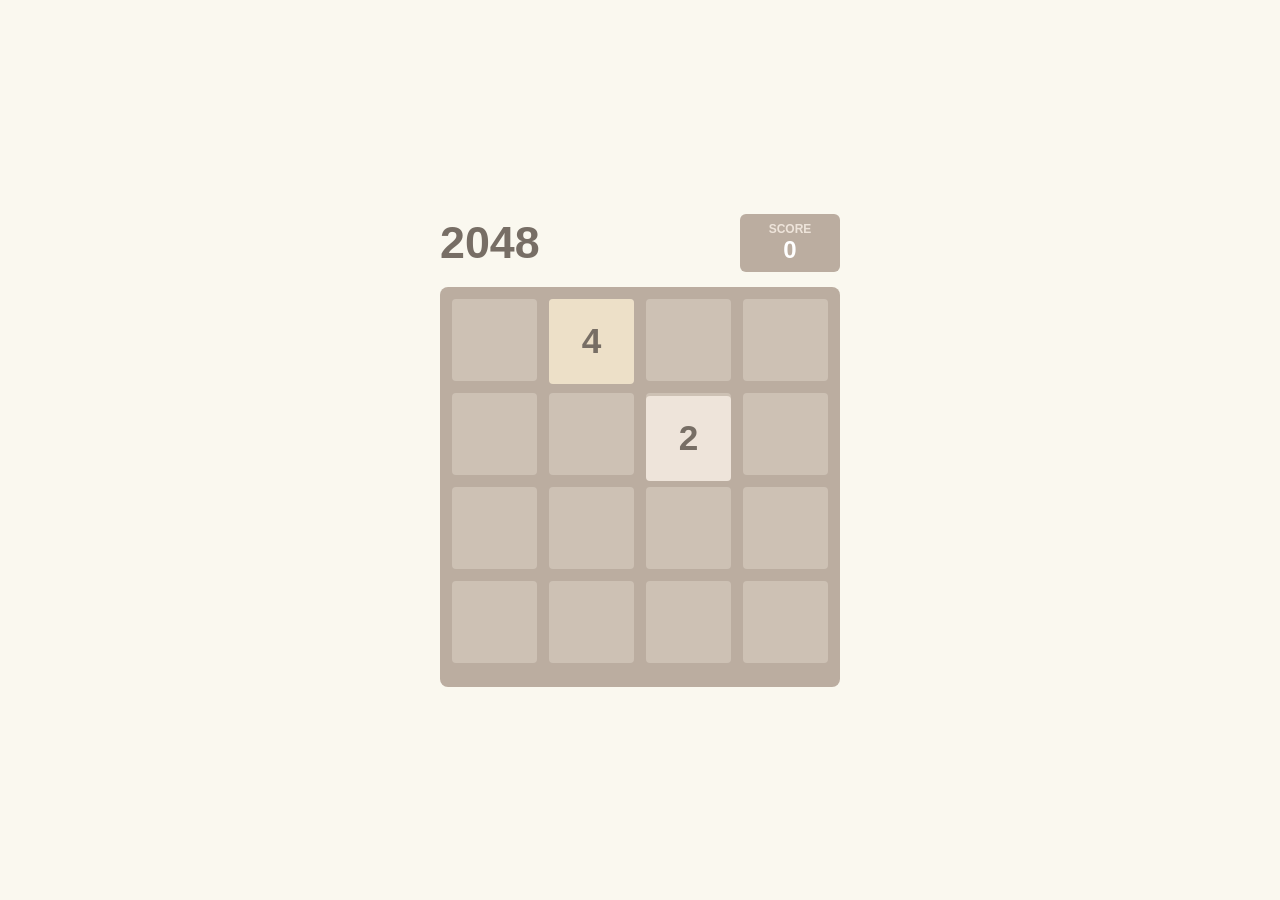
<file: gms/2048.html>
<!DOCTYPE html>
<html lang="en">
<head>
    <meta charset="UTF-8">
    <meta name="viewport" content="width=device-width, initial-scale=1.0, maximum-scale=1.0, user-scalable=no">
    <title>Arcade 2048: Cross-Platform Edition</title>
    <style>
        * {
            box-sizing: border-box;
            margin: 0;
            padding: 0;
            user-select: none;
            -webkit-user-select: none;
        }

        body {
            background-color: #faf8ef;
            color: #776e65;
            font-family: "Clear Sans", "Helvetica Neue", Arial, sans-serif;
            display: flex;
            flex-direction: column;
            align-items: center;
            justify-content: center;
            min-height: 100vh;
            padding: 15px;
        }

        #game-container {
            width: 100%;
            max-width: 400px;
            display: flex;
            flex-direction: column;
        }

        header {
            display: flex;
            justify-content: space-between;
            align-items: center;
            margin-bottom: 15px;
        }

        h1 {
            font-size: 2.8rem;
            font-weight: bold;
            color: #776e65;
            line-height: 1;
        }

        .score-box {
            background: #bbada0;
            padding: 8px 20px;
            border-radius: 6px;
            color: #fff;
            text-align: center;
            font-weight: bold;
            min-width: 100px;
        }

        .score-box label {
            display: block;
            font-size: 0.75rem;
            color: #eee4da;
            text-transform: uppercase;
        }

        #score-val {
            font-size: 1.5rem;
        }

        /* 2048 Layout Grid */
        #grid-arena {
            position: relative;
            background: #bbada0;
            width: 100%;
            aspect-ratio: 1 / 1;
            border-radius: 8px;
            padding: 12px;
            display: grid;
            grid-template-columns: repeat(4, 1fr);
            grid-template-rows: repeat(4, 1fr);
            gap: 12px;
        }

        /* Static Background Slots */
        .grid-cell {
            background: rgba(238, 228, 218, 0.35);
            border-radius: 4px;
            width: 100%;
            height: 100%;
        }

        /* Absolute Overlay Tiles */
        .tile {
            position: absolute;
            width: calc((100% - 24px - 36px) / 4); /* Accounting for outer padding + grid gaps */
            height: calc((100% - 24px - 36px) / 4);
            border-radius: 4px;
            display: flex;
            align-items: center;
            justify-content: center;
            font-size: 1.8rem;
            font-weight: bold;
            transition: all 0.1s ease-in-out;
            animation: spawn 0.2s ease-in-out;
        }

        /* Tile Color Matrix System */
        .tile-2    { background: #eee4da; color: #776e65; font-size: 2.2rem;}
        .tile-4    { background: #ede0c8; color: #776e65; font-size: 2.2rem;}
        .tile-8    { background: #f2b179; color: #f9f6f2; font-size: 2.2rem;}
        .tile-16   { background: #f59563; color: #f9f6f2; font-size: 2rem;}
        .tile-32   { background: #f67c5f; color: #f9f6f2; font-size: 2rem;}
        .tile-64   { background: #f65e3b; color: #f9f6f2; font-size: 2rem;}
        .tile-128  { background: #edcf72; color: #f9f6f2; font-size: 1.7rem; box-shadow: 0 0 8px #edcf72;}
        .tile-256  { background: #edcc61; color: #f9f6f2; font-size: 1.7rem; box-shadow: 0 0 12px #edcc61;}
        .tile-512  { background: #ecc850; color: #f9f6f2; font-size: 1.7rem; box-shadow: 0 0 16px #ecc850;}
        .tile-1024 { background: #edc53f; color: #f9f6f2; font-size: 1.4rem; box-shadow: 0 0 20px #edc53f;}
        .tile-2048 { background: #edc22e; color: #f9f6f2; font-size: 1.4rem; box-shadow: 0 0 24px #edc22e;}

        /* Game State Message Windows */
        #status-overlay {
            position: absolute;
            top: 0; left: 0; width: 100%; height: 100%;
            background: rgba(238, 228, 218, 0.73);
            border-radius: 8px;
            display: none;
            flex-direction: column;
            align-items: center;
            justify-content: center;
            z-index: 10;
            text-align: center;
        }

        #status-overlay h2 {
            font-size: 3rem;
            color: #776e65;
            margin-bottom: 15px;
        }

        button.reset-btn {
            background: #8f7a66;
            color: #f9f6f2;
            border: none;
            padding: 10px 20px;
            font-weight: bold;
            font-size: 1rem;
            border-radius: 4px;
            cursor: pointer;
        }

        button.reset-btn:hover {
            background: #7f6a56;
        }

        /* Mobile Layout Visual D-Pad */
        #mobile-controller {
            display: none; /* Auto displayed on phones by initialization script */
            margin: 20px auto 0 auto;
            position: relative;
            width: 160px;
            height: 160px;
        }

        .dpad-btn {
            position: absolute;
            background: #bbada0;
            border: none;
            color: white;
            width: 50px;
            height: 50px;
            border-radius: 6px;
            font-size: 1.4rem;
            display: flex;
            align-items: center;
            justify-content: center;
            cursor: pointer;
            box-shadow: 0 4px 0px #8f7a66;
        }

        .dpad-btn:active {
            transform: translateY(3px);
            box-shadow: 0 1px 0px #8f7a66;
        }

        #btn-up    { top: 0; left: 55px; }
        #btn-left  { top: 55px; left: 0; }
        #btn-right { top: 55px; right: 0; }
        #btn-down  { bottom: 0; left: 55px; }

        @keyframes spawn {
            0% { transform: scale(0); opacity: 0; }
            100% { transform: scale(1); opacity: 1; }
        }

        @media (pointer: coarse) {
            #mobile-controller {
                display: block;
            }
        }
    </style>
</head>
<body>

    <div id="game-container">
        <header>
            <h1>2048</h1>
            <div class="score-box">
                <label>SCORE</label>
                <span id="score-val">0</span>
            </div>
        </header>

        <div id="grid-arena">
            <div class="grid-cell"></div><div class="grid-cell"></div><div class="grid-cell"></div><div class="grid-cell"></div>
            <div class="grid-cell"></div><div class="grid-cell"></div><div class="grid-cell"></div><div class="grid-cell"></div>
            <div class="grid-cell"></div><div class="grid-cell"></div><div class="grid-cell"></div><div class="grid-cell"></div>
            <div class="grid-cell"></div><div class="grid-cell"></div><div class="grid-cell"></div><div class="grid-cell"></div>
            
            <div id="tile-layer"></div>

            <div id="status-overlay">
                <h2 id="status-title">Game Over!</h2>
                <button class="reset-btn" onclick="initGame()">Try Again</button>
            </div>
        </div>

        <div id="mobile-controller">
            <button class="dpad-btn" id="btn-up" data-dir="UP">▲</button>
            <button class="dpad-btn" id="btn-left" data-dir="LEFT">◀</button>
            <button class="dpad-btn" id="btn-right" data-dir="RIGHT">▶</button>
            <button class="dpad-btn" id="btn-down" data-dir="DOWN">▼</button>
        </div>
    </div>

    <script>
        const tileLayer = document.getElementById('tile-layer');
        const scoreVal = document.getElementById('score-val');
        const statusOverlay = document.getElementById('status-overlay');
        const statusTitle = document.getElementById('status-title');
        const mobileController = document.getElementById('mobile-controller');

        let board = [];
        let score = 0;
        const size = 4;

        // Force enable D-pad overlay explicitly for phone interfaces
        if ('ontouchstart' in window || navigator.maxTouchPoints > 0) {
            mobileController.style.display = 'block';
        }

        function initGame() {
            board = Array(size).fill(null).map(() => Array(size).fill(0));
            score = 0;
            scoreVal.innerText = score;
            statusOverlay.style.display = 'none';
            
            spawnRandomTile();
            spawnRandomTile();
            renderBoard();
        }

        function spawnRandomTile() {
            let emptyCells = [];
            for (let r = 0; r < size; r++) {
                for (let c = 0; c < size; c++) {
                    if (board[r][c] === 0) emptyCells.push({ r, c });
                }
            }
            if (emptyCells.length > 0) {
                let cell = emptyCells[Math.floor(Math.random() * emptyCells.length)];
                board[cell.r][cell.c] = Math.random() < 0.9 ? 2 : 4;
            }
        }

        function renderBoard() {
            tileLayer.innerHTML = '';
            
            // Extract dimension mappings relative to dynamic arena width metrics
            const arena = document.getElementById('grid-arena');
            const padding = 12;
            const gap = 12;
            const cellW = (arena.clientWidth - (padding * 2) - (gap * (size - 1))) / size;

            for (let r = 0; r < size; r++) {
                for (let c = 0; c < size; c++) {
                    if (board[r][c] !== 0) {
                        const tile = document.createElement('div');
                        let val = board[r][c];
                        tile.className = `tile tile-${val}`;
                        tile.innerText = val;

                        // Precise absolute coordinates positioning
                        let topPos = padding + r * (cellW + gap);
                        let leftPos = padding + c * (cellW + gap);
                        
                        tile.style.top = `${topPos}px`;
                        tile.style.left = `${leftPos}px`;
                        tile.style.width = `${cellW}px`;
                        tile.style.height = `${cellW}px`;

                        tileLayer.appendChild(tile);
                    }
                }
            }
        }

        // --- Core Mechanical Slide and Merge Math Functions ---
        function slideLine(row) {
            // Drop zeros out completely
            let line = row.filter(val => val !== 0);
            // Merge matching sequential values
            for (let i = 0; i < line.length - 1; i++) {
                if (line[i] === line[i + 1]) {
                    line[i] *= 2;
                    score += line[i];
                    line.splice(i + 1, 1);
                }
            }
            // Pad array out with trailing zeros again
            while (line.length < size) {
                line.push(0);
            }
            return line;
        }

        function handleMove(direction) {
            let oldBoardJSON = JSON.stringify(board);

            if (direction === 'LEFT') {
                for (let r = 0; r < size; r++) board[r] = slideLine(board[r]);
            }
            else if (direction === 'RIGHT') {
                for (let r = 0; r < size; r++) {
                    board[r].reverse();
                    board[r] = slideLine(board[r]);
                    board[r].reverse();
                }
            }
            else if (direction === 'UP') {
                for (let c = 0; c < size; c++) {
                    let col = [board[0][c], board[1][c], board[2][c], board[3][c]];
                    col = slideLine(col);
                    for (let r = 0; r < size; r++) board[r][c] = col[r];
                }
            }
            else if (direction === 'DOWN') {
                for (let c = 0; c < size; c++) {
                    let col = [board[0][c], board[1][c], board[2][c], board[3][c]].reverse();
                    col = slideLine(col);
                    col.reverse();
                    for (let r = 0; r < size; r++) board[r][c] = col[r];
                }
            }

            // Only run operations if action caused structural change on the layout
            if (oldBoardJSON !== JSON.stringify(board)) {
                scoreVal.innerText = score;
                spawnRandomTile();
                renderBoard();
                checkGameStates();
            }
        }

        function checkGameStates() {
            // Verify Win condition 2048 threshold
            for (let r = 0; r < size; r++) {
                for (let c = 0; c < size; c++) {
                    if (board[r][c] === 2048) {
                        statusTitle.innerText = "You Win!";
                        statusOverlay.style.display = 'flex';
                        return;
                    }
                }
            }

            // Check if moves are still possible
            for (let r = 0; r < size; r++) {
                for (let c = 0; c < size; c++) {
                    if (board[r][c] === 0) return; // Open space exists
                    if (r < size - 1 && board[r][c] === board[r + 1][c]) return; // Vertical match possible
                    if (c < size - 1 && board[r][c] === board[r][c + 1]) return; // Horizontal match possible
                }
            }

            // No valid tiles left
            statusTitle.innerText = "Game Over!";
            statusOverlay.style.display = 'flex';
        }

        // --- Event Control Systems (Desktop Keyboard Setup) ---
        window.addEventListener('keydown', (e) => {
            if (['ArrowUp', 'ArrowDown', 'ArrowLeft', 'ArrowRight', 'Space'].includes(e.code)) {
                e.preventDefault(); // Stop native page viewport moving
            }
            
            if (e.code === 'ArrowLeft' || e.code === 'KeyA')  handleMove('LEFT');
            if (e.code === 'ArrowRight' || e.code === 'KeyD') handleMove('RIGHT');
            if (e.code === 'ArrowUp' || e.code === 'KeyW')    handleMove('UP');
            if (e.code === 'ArrowDown' || e.code === 'KeyS')  handleMove('DOWN');
        });

        // --- Event Control Systems (Mobile Controller Touch) ---
        document.querySelectorAll('.dpad-btn').forEach(btn => {
            btn.addEventListener('touchstart', (e) => {
                e.preventDefault();
                handleMove(btn.getAttribute('data-dir'));
            });
            // Click fallback for manual testing
            btn.addEventListener('mousedown', () => {
                handleMove(btn.getAttribute('data-dir'));
            });
        });

        // Track window resizing adjustments cleanly
        window.addEventListener('resize', renderBoard);

        // Run engine
        initGame();
    </script>
</body>
</html>
</file>
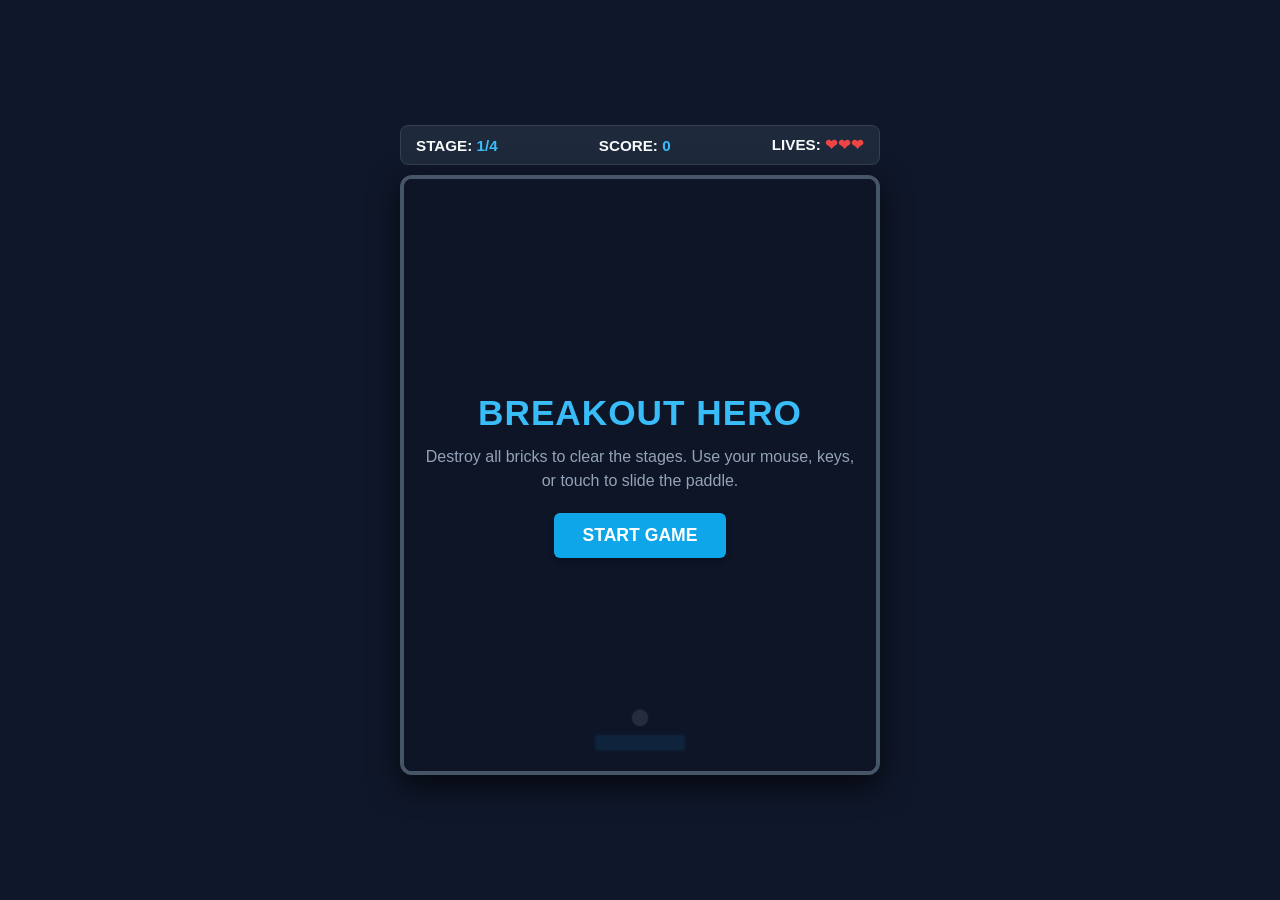
<file: gms/breakout.html>
<!DOCTYPE html>
<html lang="en">
<head>
    <meta charset="UTF-8">
    <meta name="viewport" content="width=device-width, initial-scale=1.0, maximum-scale=1.0, user-scalable=no">
    <title>Arcade Breakout: Multi-Level Edition</title>
    <style>
        * {
            box-sizing: border-box;
            margin: 0;
            padding: 0;
            user-select: none;
            -webkit-user-select: none;
        }

        body {
            background-color: #0f172a;
            color: #f8fafc;
            font-family: 'Segoe UI', Tahoma, Geneva, Verdana, sans-serif;
            display: flex;
            flex-direction: column;
            align-items: center;
            justify-content: center;
            min-height: 100vh;
            padding: 10px;
            overflow: hidden;
        }

        #game-wrapper {
            display: flex;
            flex-direction: column;
            align-items: center;
            width: 100%;
            max-width: 480px;
        }

        header {
            width: 100%;
            display: flex;
            justify-content: space-between;
            align-items: center;
            margin-bottom: 10px;
            background: #1e293b;
            padding: 10px 15px;
            border-radius: 8px;
            border: 1px solid #334155;
            font-weight: bold;
            font-size: 0.95rem;
        }

        .stat-highlight {
            color: #38bdf8;
        }
        .lives-highlight {
            color: #ef4444;
        }

        #canvas-container {
            position: relative;
            background: #020617;
            border: 4px solid #475569;
            border-radius: 12px;
            box-shadow: 0 10px 30px rgba(0,0,0,0.7);
            overflow: hidden;
            width: 100%;
            aspect-ratio: 4 / 5;
        }

        canvas {
            display: block;
            width: 100%;
            height: 100%;
        }

        #overlay {
            position: absolute;
            top: 0;
            left: 0;
            width: 100%;
            height: 100%;
            background: rgba(15, 23, 42, 0.9);
            display: flex;
            flex-direction: column;
            justify-content: center;
            align-items: center;
            text-align: center;
            padding: 20px;
            z-index: 10;
        }

        #overlay h2 {
            font-size: 2.2rem;
            color: #38bdf8;
            margin-bottom: 12px;
            letter-spacing: 1px;
        }

        #overlay p {
            color: #94a3b8;
            font-size: 1rem;
            margin-bottom: 20px;
            line-height: 1.5;
        }

        button {
            background: #0ea5e9;
            color: #fff;
            border: none;
            padding: 12px 28px;
            font-size: 1.1rem;
            font-weight: bold;
            border-radius: 6px;
            cursor: pointer;
            transition: background 0.2s, transform 0.1s;
            box-shadow: 0 4px 6px rgba(0,0,0,0.2);
        }

        button:hover {
            background: #0284c7;
        }
        button:active {
            transform: scale(0.98);
        }
    </style>
</head>
<body>

    <div id="game-wrapper">
        <header>
            <div>STAGE: <span id="lbl-level" class="stat-highlight">1/4</span></div>
            <div>SCORE: <span id="lbl-score" class="stat-highlight">0</span></div>
            <div>LIVES: <span id="lbl-lives" class="lives-highlight">❤❤❤</span></div>
        </header>

        <div id="canvas-container">
            <canvas id="breakoutCanvas" width="400" height="500"></canvas>
            
            <div id="overlay">
                <h2 id="overlay-title">BREAKOUT HERO</h2>
                <p id="overlay-desc">Destroy all bricks to clear the stages. Use your mouse, keys, or touch to slide the paddle.</p>
                <button id="overlay-btn" onclick="handleOverlayAction()">START GAME</button>
            </div>
        </div>
    </div>

    <script>
        const canvas = document.getElementById('breakoutCanvas');
        const ctx = canvas.getContext('2d');
        
        // UI Elements
        const lblLevel = document.getElementById('lbl-level');
        const lblScore = document.getElementById('lbl-score');
        const lblLives = document.getElementById('lbl-lives');
        const overlay = document.getElementById('overlay');
        const overlayTitle = document.getElementById('overlay-title');
        const overlayDesc = document.getElementById('overlay-desc');
        const overlayBtn = document.getElementById('overlay-btn');

        // Game State Variables
        let score = 0;
        let lives = 3;
        let currentLevel = 1;
        const maxLevels = 4;
        let isPaused = true;
        let gameActive = false;

        // Paddle Configuration
        const paddle = {
            width: 75,
            height: 12,
            x: (canvas.width - 75) / 2,
            y: canvas.height - 30,
            speed: 7,
            isMovingLeft: false,
            isMovingRight: false
        };

        // Ball Configuration
        const ball = {
            x: canvas.width / 2,
            y: canvas.height - 45,
            radius: 7,
            speedX: 3,
            speedY: -3,
            baseSpeed: 4
        };

        // Brick Architecture Storage
        let bricks = [];
        const brickConfig = {
            rowCount: 5,
            columnCount: 6,
            width: 54,
            height: 16,
            padding: 6,
            offsetTop: 45,
            offsetLeft: 23
        };

        // Color palettes for brick tiers
        const brickColors = ["#f43f5e", "#f59e0b", "#10b981", "#3b82f6", "#a855f7"];

        // Level Layout Data Configuration Matrix
        const levelLayouts = {
            1: {
                name: "The Classic Wall",
                ballSpeed: 4.5,
                // Full grid filled
                grid: [
                    [1, 1, 1, 1, 1, 1],
                    [1, 1, 1, 1, 1, 1],
                    [1, 1, 1, 1, 1, 1],
                    [1, 1, 1, 1, 1, 1]
                ]
            },
            2: {
                name: "Pyramid Steps",
                ballSpeed: 5.2,
                // Pattern forming a pyramid step
                grid: [
                    [0, 1, 1, 1, 1, 0],
                    [0, 1, 1, 1, 1, 0],
                    [1, 1, 0, 0, 1, 1],
                    [1, 1, 1, 1, 1, 1]
                ]
            },
            3: {
                name: "Space Invaders",
                ballSpeed: 6.0,
                // Checkerboard spaced layout
                grid: [
                    [1, 0, 1, 1, 0, 1],
                    [0, 1, 1, 1, 1, 0],
                    [1, 1, 0, 0, 1, 1],
                    [1, 0, 1, 1, 0, 1],
                    [0, 1, 0, 0, 1, 0]
                ]
            },
            4: {
                name: "The Iron Fortress",
                ballSpeed: 6.8,
                // Dense pillars with heavy point blocks
                grid: [
                    [1, 1, 1, 1, 1, 1],
                    [1, 0, 1, 1, 0, 1],
                    [1, 1, 1, 1, 1, 1],
                    [1, 0, 0, 0, 0, 1],
                    [1, 1, 1, 1, 1, 1]
                ]
            }
        };

        // --- Core Initialization and Mechanics ---
        function handleOverlayAction() {
            if (!gameActive) {
                // Completely new game session
                score = 0;
                lives = 3;
                currentLevel = 1;
                gameActive = true;
                loadLevel(currentLevel);
            } else if (lives <= 0) {
                // Retry after failure
                lives = 3;
                score = 0;
                currentLevel = 1;
                loadLevel(currentLevel);
            } else {
                // Loading the next progressive level
                loadLevel(currentLevel);
            }

            overlay.style.display = 'none';
            isPaused = false;
        }

        function loadLevel(lvl) {
            const layoutData = levelLayouts[lvl];
            lblLevel.innerText = `${lvl}/${maxLevels}`;
            updateHeaderUI();

            // Set dynamic engine elements
            ball.baseSpeed = layoutData.ballSpeed;
            resetBallAndPaddle();

            // Build brick entities based on custom layout maps
            bricks = [];
            const map = layoutData.grid;
            
            for (let r = 0; r < map.length; r++) {
                bricks[r] = [];
                for (let c = 0; c < map[r].length; c++) {
                    if (map[r][c] === 1) {
                        bricks[r][c] = {
                            x: 0,
                            y: 0,
                            status: 1, // 1 = Active, 0 = Broken
                            color: brickColors[r % brickColors.length]
                        };
                    } else {
                        bricks[r][c] = { status: 0 }; // Dead space cell
                    }
                }
            }
        }

        function resetBallAndPaddle() {
            paddle.x = (canvas.width - paddle.width) / 2;
            ball.x = canvas.width / 2;
            ball.y = paddle.y - ball.radius - 2;
            // Launch upward at a fixed responsive vertical angle
            ball.speedX = (Math.random() * 2 - 1) * (ball.baseSpeed * 0.6);
            ball.speedY = -ball.baseSpeed;
        }

        function updateHeaderUI() {
            lblScore.innerText = score;
            lblLives.innerText = "❤".repeat(lives);
        }

        // --- Event Listeners (Desktop Mouse & Keys + Responsive Touch) ---
        window.addEventListener('keydown', e => {
            if (e.code === 'ArrowLeft' || e.code === 'KeyA') paddle.isMovingLeft = true;
            if (e.code === 'ArrowRight' || e.code === 'KeyD') paddle.isMovingRight = true;
        });

        window.addEventListener('keyup', e => {
            if (e.code === 'ArrowLeft' || e.code === 'KeyA') paddle.isMovingLeft = false;
            if (e.code === 'ArrowRight' || e.code === 'KeyD') paddle.isMovingRight = false;
        });

        // Mouse tracking inside the canvas element bounds
        window.addEventListener('mousemove', e => {
            const rect = canvas.getBoundingClientRect();
            // Calculate scale factor between canvas internal sizing and view layout bounds
            const scaleX = canvas.width / rect.width;
            const relativeX = (e.clientX - rect.left) * scaleX;
            
            if (relativeX > 0 && relativeX < canvas.width) {
                paddle.x = relativeX - paddle.width / 2;
            }
        });

        // Touch tracking architecture for mobile viewport drag handles
        window.addEventListener('touchmove', e => {
            if (isPaused) return;
            const rect = canvas.getBoundingClientRect();
            const scaleX = canvas.width / rect.width;
            const relativeX = (e.touches[0].clientX - rect.left) * scaleX;

            if (relativeX > 0 && relativeX < canvas.width) {
                paddle.x = relativeX - paddle.width / 2;
            }
        }, { passive: true });

        // --- Physics Calculations Engine Loop ---
        function updatePhysics() {
            if (isPaused) return;

            // 1. Paddle keyboard locomotion handling
            if (paddle.isMovingLeft) paddle.x -= paddle.speed;
            if (paddle.isMovingRight) paddle.x += paddle.speed;
            paddle.x = Math.max(0, Math.min(canvas.width - paddle.width, paddle.x));

            // 2. Ball translation steps
            ball.x += ball.speedX;
            ball.y += ball.speedY;

            // 3. Wall collision rebounds
            if (ball.x + ball.radius > canvas.width || ball.x - ball.radius < 0) {
                ball.speedX *= -1;
            }
            if (ball.y - ball.radius < 0) {
                ball.speedY *= -1;
            }

            // 4. Paddle collision interaction
            if (ball.y + ball.radius >= paddle.y && ball.y - ball.radius <= paddle.y + paddle.height) {
                if (ball.x >= paddle.x && ball.x <= paddle.x + paddle.width) {
                    // Map reflection angle vectors depending on hit localization offset point
                    let hitPointOffset = ball.x - (paddle.x + paddle.width / 2);
                    let normalizedHitOffset = hitPointOffset / (paddle.width / 2);
                    
                    // Cap angular acceleration
                    ball.speedX = normalizedHitOffset * (ball.baseSpeed * 0.8);
                    ball.speedY = -Math.sqrt(Math.max(2, ball.baseSpeed * ball.baseSpeed - ball.speedX * ball.speedX));
                }
            }

            // 5. Out of bounds floor drain triggers (Lose life condition)
            if (ball.y + ball.radius > canvas.height) {
                lives--;
                updateHeaderUI();
                if (lives <= 0) {
                    triggerGameOver(false);
                } else {
                    resetBallAndPaddle();
                }
            }

            // 6. Brick matrix collision routines
            let activeBricksFound = false;
            for (let r = 0; r < bricks.length; r++) {
                for (let c = 0; c < bricks[r].length; c++) {
                    let b = bricks[r][c];
                    if (b.status === 1) {
                        activeBricksFound = true;
                        
                        // Bounding collision checks
                        if (ball.x + ball.radius > b.x && ball.x - ball.radius < b.x + brickConfig.width &&
                            ball.y + ball.radius > b.y && ball.y - ball.radius < b.y + brickConfig.height) {
                            
                            ball.speedY *= -1;
                            b.status = 0; // Shattered block
                            score += 10;
                            updateHeaderUI();
                        }
                    }
                }
            }

            // 7. Complete Stage Condition Verification
            if (!activeBricksFound && gameActive) {
                currentLevel++;
                if (currentLevel > maxLevels) {
                    triggerGameOver(true);
                } else {
                    triggerLevelIntermission();
                }
            }
        }

        // --- Interface Control Overrides ---
        function triggerLevelIntermission() {
            isPaused = true;
            overlayTitle.innerText = "STAGE CLEARED!";
            overlayDesc.innerText = `Outstanding work! Prepare your reflexes for Stage ${currentLevel}: "${levelLayouts[currentLevel].name}"`;
            overlayBtn.innerText = `LAUNCH STAGE ${currentLevel}`;
            overlay.style.display = 'flex';
        }

        function triggerGameOver(victoryIsAchieved) {
            isPaused = true;
            gameActive = false;
            
            if (victoryIsAchieved) {
                overlayTitle.innerText = "🏆 GRAND CHAMPION!";
                overlayDesc.innerText = `Incredible performance! You shattered every fortress layout.\nFinal Score: ${score}`;
                overlayBtn.innerText = "PLAY AGAIN";
            } else {
                overlayTitle.innerText = "GAME OVER";
                overlayDesc.innerText = `The ball fell through the platform defenses.\nFinal Score reached: ${score}`;
                overlayBtn.innerText = "TRY AGAIN";
            }
            overlay.style.display = 'flex';
        }

        // --- Render Pipelines Graphic Draw States ---
        function drawPipeline() {
            ctx.clearRect(0, 0, canvas.width, canvas.height);

            // Draw Paddle platform
            ctx.fillStyle = '#0ea5e9';
            ctx.shadowBlur = 4;
            ctx.shadowColor = '#0ea5e9';
            ctx.fillRect(paddle.x, paddle.y, paddle.width, paddle.height);
            ctx.shadowBlur = 0; // Reset canvas glow states for blocks

            // Draw Active Brick Structures
            for (let r = 0; r < bricks.length; r++) {
                for (let c = 0; c < bricks[r].length; c++) {
                    let b = bricks[r][c];
                    if (b.status === 1) {
                        let brickX = (c * (brickConfig.width + brickConfig.padding)) + brickConfig.offsetLeft;
                        let brickY = (r * (brickConfig.height + brickConfig.padding)) + brickConfig.offsetTop;
                        b.x = brickX;
                        b.y = brickY;
                        
                        ctx.fillStyle = b.color;
                        ctx.fillRect(brickX, brickY, brickConfig.width, brickConfig.height);
                        
                        // Bevel highlight border lines inside blocks
                        ctx.strokeStyle = "rgba(255,255,255,0.2)";
                        ctx.strokeRect(brickX, brickY, brickConfig.width, brickConfig.height);
                    }
                }
            }

            // Draw Energy Ball element
            ctx.fillStyle = '#f8fafc';
            ctx.beginPath();
            ctx.arc(ball.x, ball.y, ball.radius, 0, Math.PI * 2);
            ctx.fill();
        }

        // --- Main Frame Engine Ticks ---
        function frameTickLoop() {
            updatePhysics();
            drawPipeline();
            requestAnimationFrame(frameTickLoop);
        }

        // Instantly prime layout visual arrays
        frameTickLoop();
    </script>
</body>
</html>
</file>
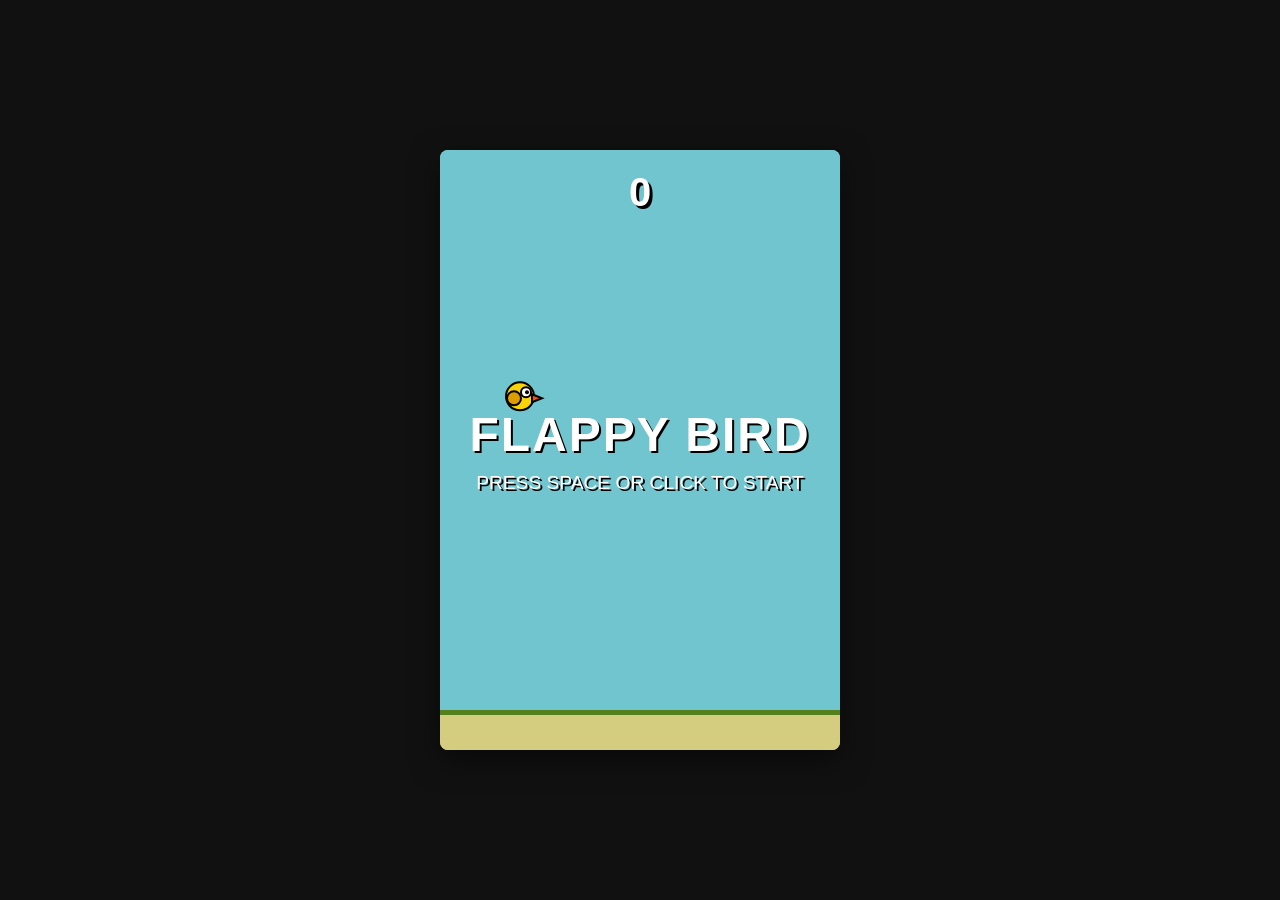
<file: gms/flappy.html>
<!DOCTYPE html>
<html lang="en">
<head>
    <meta charset="UTF-8">
    <meta name="viewport" content="width=device-width, initial-scale=1.0">
    <title>Realistic Flappy Bird</title>
    <style>
        * {
            box-sizing: border-box;
            margin: 0;
            padding: 0;
        }

        body {
            background: #111;
            display: flex;
            justify-content: center;
            align-items: center;
            height: 100vh;
            font-family: 'Arial', sans-serif;
            overflow: hidden;
        }

        #game-container {
            position: relative;
            width: 400px;
            height: 600px;
            overflow: hidden;
            box-shadow: 0 10px 30px rgba(0,0,0,0.5);
            border-radius: 8px;
        }

        /* Canvas for the game graphics */
        canvas {
            background: linear-gradient(to bottom, #70c5ce 0%, #70c5ce 70%, #ded895 70%, #ded895 100%);
            display: block;
        }

        /* UI Overlay for Game Over / Start Screen */
        #ui-layer {
            position: absolute;
            top: 0;
            left: 0;
            width: 100%;
            height: 100%;
            display: flex;
            flex-direction: column;
            justify-content: center;
            align-items: center;
            color: white;
            text-shadow: 2px 2px 0px #000;
            pointer-events: none; /* Allows clicking through to flap */
        }

        h1 {
            font-size: 3rem;
            margin-bottom: 10px;
            letter-spacing: 2px;
        }

        p {
            font-size: 1.2rem;
            animation: blink 1.2s infinite;
        }

        #score-display {
            position: absolute;
            top: 20px;
            font-size: 2.5rem;
            font-weight: bold;
            text-shadow: 3px 3px 0px #000;
            z-index: 10;
            width: 100%;
            text-align: center;
            color: #fff;
        }

        @keyframes blink {
            0%, 100% { opacity: 1; }
            50% { opacity: 0.3; }
        }
    </style>
</head>
<body>

    <div id="game-container">
        <div id="score-display">0</div>
        <canvas id="gameCanvas" width="400" height="600"></canvas>
        <div id="ui-layer">
            <h1 id="title-text">FLAPPY BIRD</h1>
            <p id="instruction-text">PRESS SPACE OR CLICK TO START</p>
        </div>
    </div>

    <script>
        const canvas = document.getElementById('gameCanvas');
        const ctx = canvas.getContext('2d');
        const scoreDisplay = document.getElementById('score-display');
        const titleText = document.getElementById('title-text');
        const instructionText = document.getElementById('instruction-text');

        // Game Configuration & State
        let gameState = 'START'; // START, PLAYING, GAMEOVER
        let score = 0;
        let frames = 0;

        // Physics Constants
        const GRAVITY = 0.25;
        const JUMP = -5.5;

        // Bird Object
        const bird = {
            x: 80,
            y: 250,
            radius: 14,
            velocity: 0,
            rotation: 0,
            
            draw() {
                ctx.save();
                ctx.translate(this.x, this.y);
                ctx.rotate(this.rotation);
                
                // Bird body (Classic yellow look)
                ctx.fillStyle = '#f7d308';
                ctx.beginPath();
                ctx.arc(0, 0, this.radius, 0, Math.PI * 2);
                ctx.fill();
                ctx.strokeStyle = '#000';
                ctx.lineWidth = 2;
                ctx.stroke();

                // Eye
                ctx.fillStyle = '#fff';
                ctx.beginPath();
                ctx.arc(6, -4, 5, 0, Math.PI * 2);
                ctx.fill();
                ctx.stroke();
                
                ctx.fillStyle = '#000';
                ctx.beginPath();
                ctx.arc(7, -4, 2, 0, Math.PI * 2);
                ctx.fill();

                // Beak
                ctx.fillStyle = '#f75308';
                ctx.beginPath();
                ctx.moveTo(12, -2);
                ctx.lineTo(22, 2);
                ctx.lineTo(12, 6);
                ctx.closePath();
                ctx.fill();
                ctx.stroke();

                // Wing
                ctx.fillStyle = '#de9c00';
                ctx.beginPath();
                ctx.arc(-6, 2, 7, 0, Math.PI * 2);
                ctx.fill();
                ctx.stroke();

                ctx.restore();
            },

            update() {
                if (gameState === 'PLAYING') {
                    this.velocity += GRAVITY;
                    this.y += this.velocity;

                    // Handle rotation based on velocity
                    if (this.velocity >= JUMP) {
                        this.rotation = Math.min(Math.PI / 3, this.velocity * 0.08);
                    } else {
                        this.rotation = -0.3;
                    }
                } else if (gameState === 'START') {
                    // Hovering effect on main screen
                    this.y = 250 + Math.sin(frames * 0.1) * 8;
                    this.rotation = 0;
                }
            },

            flap() {
                this.velocity = JUMP;
            }
        };

        // Pipe Handler
        const pipes = {
            position: [],
            gap: 130,
            width: 65,
            speed: 2,

            draw() {
                for (let i = 0; i < this.position.length; i++) {
                    let p = this.position[i];

                    ctx.fillStyle = '#73c734';
                    ctx.strokeStyle = '#53801b';
                    ctx.lineWidth = 3;

                    // Top Pipe
                    ctx.fillRect(p.x, 0, this.width, p.top);
                    ctx.strokeRect(p.x, 0, this.width, p.top);
                    // Top Pipe Lip
                    ctx.fillRect(p.x - 3, p.top - 20, this.width + 6, 20);
                    ctx.strokeRect(p.x - 3, p.top - 20, this.width + 6, 20);

                    // Bottom Pipe
                    let bottomY = p.top + this.gap;
                    let bottomHeight = canvas.height - bottomY - 40; // 40px reserved for ground
                    ctx.fillRect(p.x, bottomY, this.width, bottomHeight);
                    ctx.strokeRect(p.x, bottomY, this.width, bottomHeight);
                    // Bottom Pipe Lip
                    ctx.fillRect(p.x - 3, bottomY, this.width + 6, 20);
                    ctx.strokeRect(p.x - 3, bottomY, this.width + 6, 20);
                }
            },

            update() {
                if (gameState !== 'PLAYING') return;

                // Spawn pipes
                if (frames % 100 === 0) {
                    let minHeight = 50;
                    let maxHeight = canvas.height - this.gap - 120;
                    let topHeight = Math.floor(Math.random() * (maxHeight - minHeight + 1) + minHeight);

                    this.position.push({
                        x: canvas.width,
                        top: topHeight,
                        passed: false
                    });
                }

                // Move and manage pipes
                for (let i = 0; i < this.position.length; i++) {
                    let p = this.position[i];
                    p.x -= this.speed;

                    // Collision detection (Bounding box vs circle approximation)
                    if (bird.x + bird.radius > p.x && bird.x - bird.radius < p.x + this.width) {
                        // Top pipe collision
                        if (bird.y - bird.radius < p.top || bird.y + bird.radius > p.top + this.gap) {
                            gameOver();
                        }
                    }

                    // Score Increment
                    if (!p.passed && p.x + this.width / 2 < bird.x) {
                        p.passed = true;
                        score++;
                        scoreDisplay.innerText = score;
                    }

                    // Remove off-screen pipes
                    if (p.x + this.width < 0) {
                        this.position.shift();
                        i--;
                    }
                }
            },

            reset() {
                this.position = [];
            }
        };

        // Environment (Ground and Clouds)
        const environment = {
            groundX: 0,
            speed: 2,

            draw() {
                // Ground
                ctx.fillStyle = '#d4cd80';
                ctx.fillRect(0, canvas.height - 40, canvas.width, 40);
                
                // Ground Green Border Line
                ctx.fillStyle = '#53801b';
                ctx.fillRect(0, canvas.height - 40, canvas.width, 5);
            },

            update() {
                if (gameState === 'GAMEOVER') return;
                // Loop the ground texture movement if you add texture, otherwise placeholder static
                this.groundX = (this.groundX - this.speed) % canvas.width;
            }
        };

        // Game Controls
        function handleAction() {
            if (gameState === 'START') {
                gameState = 'PLAYING';
                titleText.style.display = 'none';
                instructionText.style.display = 'none';
                bird.flap();
            } else if (gameState === 'PLAYING') {
                bird.flap();
            } else if (gameState === 'GAMEOVER') {
                resetGame();
            }
        }

        window.addEventListener('keydown', (e) => {
            if (e.code === 'Space') {
                e.preventDefault(); // Stop spacebar scrolling the page
                handleAction();
            }
        });

        canvas.addEventListener('click', () => {
            handleAction();
        });

        // Core Engine States
        function gameOver() {
            gameState = 'GAMEOVER';
            titleText.innerText = 'GAME OVER';
            instructionText.innerText = 'CLICK OR SPACE TO RESTART';
            titleText.style.display = 'block';
            instructionText.style.display = 'block';
        }

        function resetGame() {
            gameState = 'START';
            score = 0;
            scoreDisplay.innerText = score;
            bird.y = 250;
            bird.velocity = 0;
            bird.rotation = 0;
            pipes.reset();
            titleText.innerText = 'FLAPPY BIRD';
            instructionText.innerText = 'PRESS SPACE OR CLICK TO START';
        }

        // Check floor/ceiling collision
        function checkGroundCollision() {
            if (bird.y + bird.radius >= canvas.height - 40 || bird.y - bird.radius <= 0) {
                if (gameState === 'PLAYING') gameOver();
            }
        }

        // Main Game Loop
        function loop() {
            // Clear canvas
            ctx.clearRect(0, 0, canvas.width, canvas.height);

            // Redraw background system via canvas gradient styling
            ctx.fillStyle = '#70c5ce';
            ctx.fillRect(0, 0, canvas.width, canvas.height);

            // Update and Draw objects
            pipes.update();
            pipes.draw();

            environment.update();
            environment.draw();

            bird.update();
            bird.draw();

            checkGroundCollision();

            frames++;
            requestAnimationFrame(loop);
        }

        // Run the engine
        loop();
    </script>
</body>
</html>
</file>
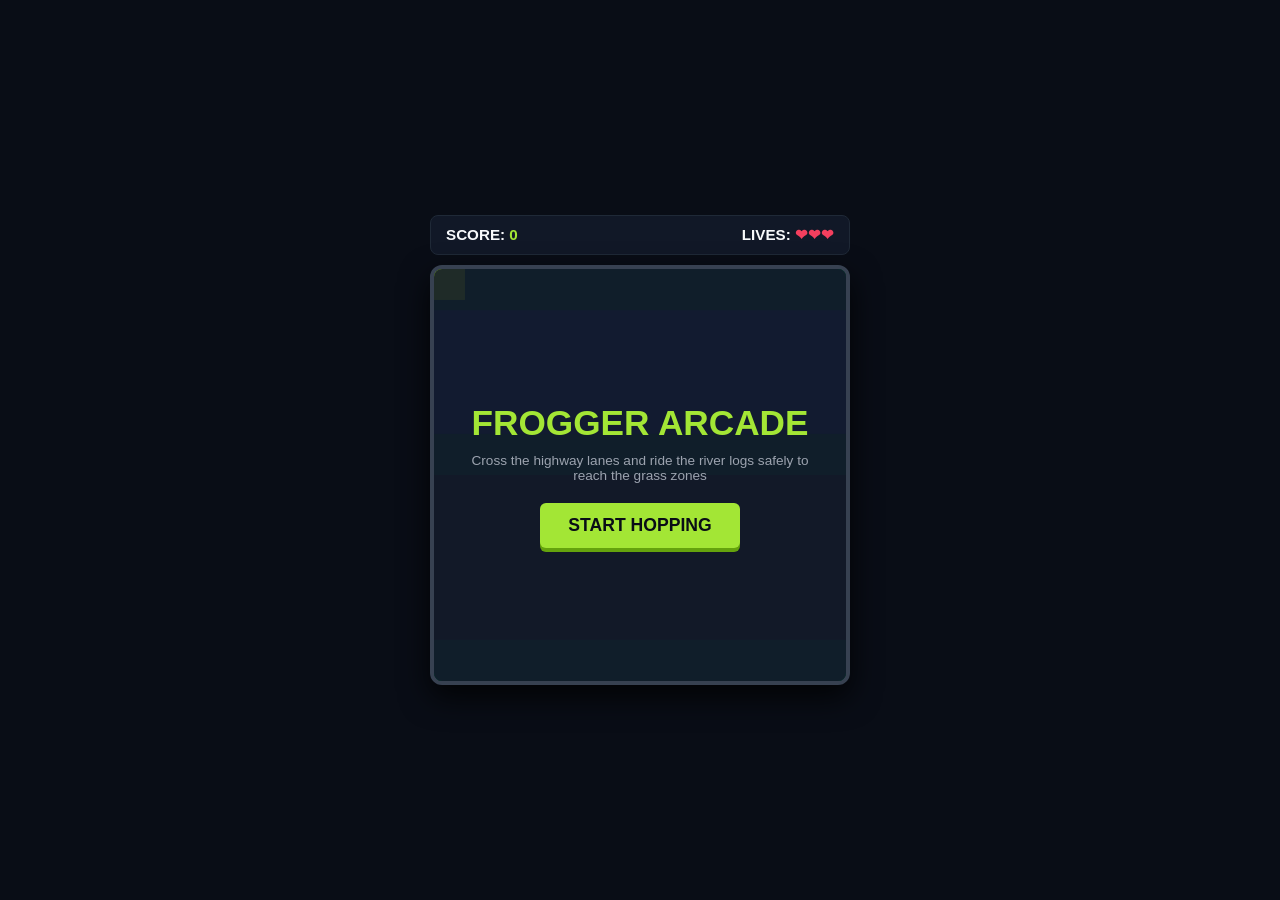
<file: gms/frogger.html>
<!DOCTYPE html>
<html lang="en">
<head>
    <meta charset="UTF-8">
    <meta name="viewport" content="width=device-width, initial-scale=1.0, maximum-scale=1.0, user-scalable=no">
    <title>Arcade Frogger: Retro Highway</title>
    <style>
        * {
            box-sizing: border-box;
            margin: 0;
            padding: 0;
            user-select: none;
            -webkit-user-select: none;
        }

        body {
            background-color: #090d16;
            color: #f8fafc;
            font-family: 'Segoe UI', Tahoma, Geneva, Verdana, sans-serif;
            display: flex;
            flex-direction: column;
            align-items: center;
            justify-content: center;
            min-height: 100vh;
            padding: 10px;
            overflow: hidden;
        }

        #game-wrapper {
            display: flex;
            flex-direction: column;
            align-items: center;
            width: 100%;
            max-width: 420px;
        }

        header {
            width: 100%;
            display: flex;
            justify-content: space-between;
            background: #111827;
            padding: 10px 15px;
            border-radius: 8px;
            border: 1px solid #1f2937;
            font-weight: bold;
            font-size: 0.95rem;
            margin-bottom: 10px;
        }

        .score-hl { color: #a3e635; }
        .lives-hl { color: #f43f5e; }

        #canvas-container {
            position: relative;
            background: #000;
            border: 4px solid #374151;
            border-radius: 12px;
            box-shadow: 0 12px 30px rgba(0,0,0,0.8);
            width: 100%;
            aspect-ratio: 1 / 1;
            overflow: hidden;
        }

        canvas {
            display: block;
            width: 100%;
            height: 100%;
        }

        #overlay {
            position: absolute;
            top: 0; left: 0; width: 100%; height: 100%;
            background: rgba(17, 24, 39, 0.9);
            display: flex;
            flex-direction: column;
            justify-content: center;
            align-items: center;
            text-align: center;
            padding: 20px;
            z-index: 10;
        }

        #overlay h2 {
            font-size: 2.2rem;
            color: #a3e635;
            margin-bottom: 10px;
        }

        button {
            background: #a3e635;
            color: #090d16;
            border: none;
            padding: 12px 28px;
            font-size: 1.1rem;
            font-weight: bold;
            border-radius: 6px;
            cursor: pointer;
            box-shadow: 0 4px 0 #65a30d;
        }
        button:active {
            transform: translateY(2px);
            box-shadow: 0 2px 0 #65a30d;
        }

        /* --- VIRTUAL JOYPAD CONTROLLER --- */
        #mobile-controller {
            display: none;
            margin-top: 15px;
            position: relative;
            width: 150px;
            height: 150px;
        }

        .dpad-btn {
            position: absolute;
            background: #1f2937;
            border: 2px solid #4b5563;
            color: white;
            width: 46px;
            height: 46px;
            border-radius: 8px;
            font-size: 1.2rem;
            display: flex;
            align-items: center;
            justify-content: center;
            cursor: pointer;
            box-shadow: 0 3px 0 #374151;
            touch-action: manipulation;
        }
        .dpad-btn:active {
            background: #a3e635;
            color: #090d16;
        }

        #btn-up    { top: 0; left: 52px; }
        #btn-left  { top: 52px; left: 0; }
        #btn-right { top: 52px; right: 52px; }
        #btn-down  { bottom: 0; left: 52px; }

        @media (max-width: 768px), (pointer: coarse) {
            #mobile-controller { display: block; }
        }
    </style>
</head>
<body>

    <div id="game-wrapper">
        <header>
            <div>SCORE: <span id="lbl-score" class="score-hl">0</span></div>
            <div>LIVES: <span id="lbl-lives" class="lives-hl">❤❤❤</span></div>
        </header>

        <div id="canvas-container">
            <canvas id="froggerCanvas" width="400" height="400"></canvas>
            
            <div id="overlay">
                <h2 id="overlay-title">FROGGER ARCADE</h2>
                <p id="overlay-desc" style="font-size:0.85rem; color:#9ca3af; margin-bottom:20px;">Cross the highway lanes and ride the river logs safely to reach the grass zones</p>
                <button onclick="startGame()">START HOPPING</button>
            </div>
        </div>

        <div id="mobile-controller">
            <button class="dpad-btn" id="btn-up" data-dir="UP">▲</button>
            <button class="dpad-btn" id="btn-left" data-dir="LEFT">◀</button>
            <button class="dpad-btn" id="btn-right" data-dir="RIGHT">▶</button>
            <button class="dpad-btn" id="btn-down" data-dir="DOWN">▼</button>
        </div>
    </div>

    <script>
        const canvas = document.getElementById('froggerCanvas');
        const ctx = canvas.getContext('2d');

        const lblScore = document.getElementById('lbl-score');
        const lblLives = document.getElementById('lbl-lives');
        const overlay = document.getElementById('overlay');
        const overlayTitle = document.getElementById('overlay-title');
        const overlayDesc = document.getElementById('overlay-desc');

        // Logic Grid Settings
        const GRID_SIZE = 40; // 10 rows, 10 columns matrix board grid space map
        let score = 0;
        let lives = 3;
        let gameActive = false;

        const frog = { x: 0, y: 0, w: 30, h: 30 };

        let obstacles = [];

        function startGame() {
            score = 0; lives = 3;
            resetFrogPosition();
            generateObstacleRows();
            
            updateUI();
            overlay.style.display = 'none';
            gameActive = true;
        }

        function resetFrogPosition() {
            frog.x = 5 * GRID_SIZE + (GRID_SIZE - frog.w) / 2; // Center row
            frog.y = 9 * GRID_SIZE + (GRID_SIZE - frog.h) / 2; // Bottom starting safety lane
        }

        function generateObstacleRows() {
            obstacles = [];
            // Rows defined sequentially up from bottom highway lanes to top river flows
            // Type: 0 = Car (Deadly touch), 1 = Log (Safety riding platform)
            
            // Highway Rows
            obstacles.push(createRow(8, 0, -1.5, '#ef4444', 45, 130)); // Car lane 1 (Fast Left)
            obstacles.push(createRow(7, 0, 1.2, '#f59e0b', 40, 160));  // Car lane 2 (Right)
            obstacles.push(createRow(6, 0, -0.9, '#3b82f6', 50, 180)); // Car lane 3 (Left)
            obstacles.push(createRow(5, 0, 2.0, '#ec4899', 35, 120));  // Car lane 4 (Super Fast Right)

            // Safe middle island bank is Row 4 (No obstacles)

            // River Rows
            obstacles.push(createRow(3, 1, -1.1, '#78350f', 85, 140)); // Log row 1 (Left)
            obstacles.push(createRow(2, 1, 1.6, '#92400e', 110, 190)); // Log row 2 (Fast Right)
            obstacles.push(createRow(1, 1, -0.8, '#78350f', 75, 150)); // Log row 3 (Slow Left)
        }

        function createRow(gridY, type, speed, color, itemW, gap) {
            let rowItems = [];
            let yPos = gridY * GRID_SIZE + (GRID_SIZE - 30) / 2;
            
            // Prime layout with 4 items per row loop spacing
            for (let i = 0; i < 4; i++) {
                rowItems.push({
                    x: i * gap,
                    y: yPos,
                    w: itemW,
                    h: 26,
                    speed: speed,
                    type: type,
                    color: color,
                    gridY: gridY
                });
            }
            return rowItems;
        }

        function updateUI() {
            lblScore.innerText = score;
            lblLives.innerText = "❤".repeat(lives);
        }

        // --- GAME LOGIC PHYSICS RUNTIME ---
        function updatePhysics() {
            if (!gameActive) return;

            let frogGridY = Math.floor(frog.y / GRID_SIZE);
            let onLogPlatform = false;
            let logVelocity = 0;

            // Update row obstacles vectors translation loop positions
            obstacles.forEach(row => {
                row.forEach(item => {
                    item.x += item.speed;

                    // Bound clamping warp loop recycle boundaries wrap
                    if (item.speed > 0 && item.x > canvas.width) item.x = -item.w;
                    if (item.speed < 0 && item.x + item.w < 0) item.x = canvas.width;

                    // Direct geometric collision detection intersecting checks
                    if (checkCollision(frog, item)) {
                        if (item.type === 0) {
                            triggerDeath(); // Hit by car
                        } else if (item.type === 1) {
                            onLogPlatform = true;
                            logVelocity = item.speed; // Inherit log translation speed
                        }
                    }
                });
            });

            // Handle River Zone rules mapping (Rows 1, 2, 3)
            if (frogGridY >= 1 && frogGridY <= 3) {
                if (onLogPlatform) {
                    frog.x += logVelocity; // Slide along with log physics translation
                    // Check if log drifted frog completely out of screen bounds limits
                    if (frog.x + frog.w < 0 || frog.x > canvas.width) {
                        triggerDeath();
                    }
                } else {
                    triggerDeath(); // Stepped directly into water
                }
            }
        }

        function checkCollision(r1, r2) {
            return r1.x < r2.x + r2.w &&
                   r1.x + r1.w > r2.x &&
                   r1.y < r2.y + r2.h &&
                   r1.y + r1.h > r2.y;
        }

        function handleMove(dir) {
            if (!gameActive) return;

            if (dir === 'UP') frog.y -= GRID_SIZE;
            if (dir === 'DOWN') frog.y += GRID_SIZE;
            if (dir === 'LEFT') frog.x -= GRID_SIZE;
            if (dir === 'RIGHT') frog.x += GRID_SIZE;

            // Clamping safe borders bounds structures limits
            frog.x = Math.max(0, Math.min(canvas.width - frog.w, frog.x));
            frog.y = Math.max(0, Math.min(canvas.height - frog.h, frog.y));

            // Victory check condition reached topmost row safety pads zone grid (Row 0)
            if (Math.floor(frog.y / GRID_SIZE) === 0) {
                score += 250;
                updateUI();
                resetFrogPosition();
            }
        }

        function triggerDeath() {
            lives--;
            updateUI();
            if (lives <= 0) {
                gameActive = false;
                overlayTitle.innerText = "GAME OVER";
                overlayDesc.innerText = `You ran out of lives.\nFinal Score: ${score}`;
                overlay.style.display = 'flex';
            } else {
                resetFrogPosition();
            }
        }

        // --- GRAPHICS GRAPHICAL DRAW PIPELINE STAGE ---
        function renderScene() {
            ctx.clearRect(0, 0, canvas.width, canvas.height);

            // 1. Draw static zone fields backgrounds patterns
            // River section
            ctx.fillStyle = '#1e3a8a';
            ctx.fillRect(0, 1 * GRID_SIZE, canvas.width, 3 * GRID_SIZE);
            
            // Highway section
            ctx.fillStyle = '#1f2937';
            ctx.fillRect(0, 5 * GRID_SIZE, canvas.width, 4 * GRID_SIZE);

            // Start & Middle island safety banks zones lanes paths (Rows 0, 4, 9)
            ctx.fillStyle = '#065f46';
            ctx.fillRect(0, 0, canvas.width, GRID_SIZE); // Top Goal Grass
            ctx.fillRect(0, 4 * GRID_SIZE, canvas.width, GRID_SIZE); // Middle Bank
            ctx.fillRect(0, 9 * GRID_SIZE, canvas.width, GRID_SIZE); // Bottom Start lane

            // 2. Draw Moving Obstacles components elements objects lists loops
            obstacles.forEach(row => {
                row.forEach(item => {
                    ctx.fillStyle = item.color;
                    ctx.fillRect(item.x, item.y, item.w, item.h);
                });
            });

            // 3. Draw Frogger Character Actor element shape
            ctx.fillStyle = '#a3e635';
            ctx.fillRect(frog.x, frog.y, frog.w, frog.h);
        }

        // --- COMMAND LISTENERS HOOKING INPUT ENGINE ---
        window.addEventListener('keydown', e => {
            if (['ArrowUp', 'ArrowDown', 'ArrowLeft', 'ArrowRight', 'Space'].includes(e.code)) e.preventDefault();
            
            if (e.code === 'ArrowUp' || e.code === 'KeyW') handleMove('UP');
            if (e.code === 'ArrowDown' || e.code === 'KeyS') handleMove('DOWN');
            if (e.code === 'ArrowLeft' || e.code === 'KeyA') handleMove('LEFT');
            if (e.code === 'ArrowRight' || e.code === 'KeyD') handleMove('RIGHT');
        });

        document.querySelectorAll('.dpad-btn').forEach(btn => {
            const router = (e) => {
                e.preventDefault();
                handleMove(btn.getAttribute('data-dir'));
            };
            btn.addEventListener('touchstart', router);
            btn.addEventListener('mousedown', router);
        });

        function frameTick() {
            updatePhysics();
            renderScene();
            requestAnimationFrame(frameTick);
        }

        frameTick();
    </script>
</body>
</html>
</file>
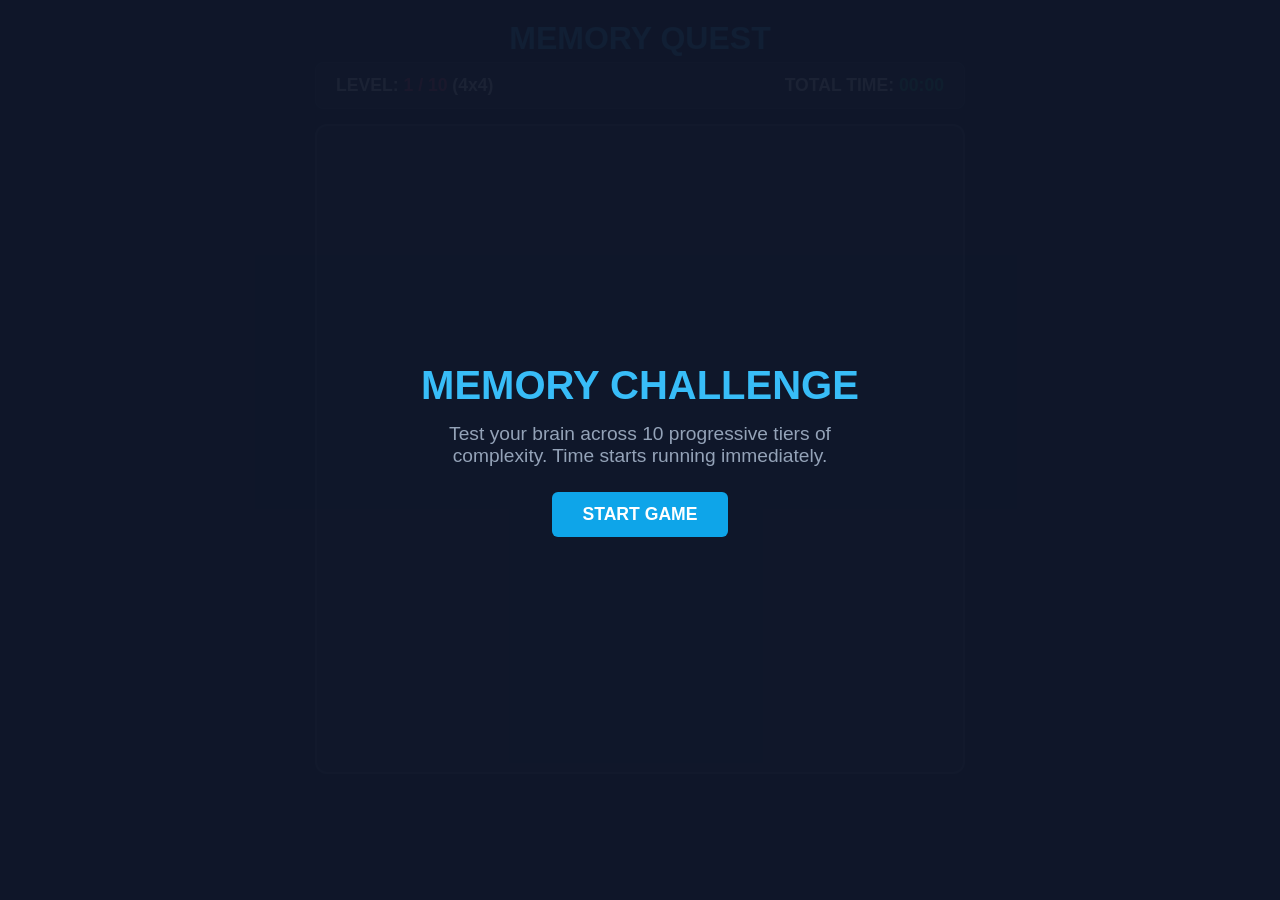
<file: gms/memory.html>
<!DOCTYPE html>
<html lang="en">
<head>
    <meta charset="UTF-8">
    <meta name="viewport" content="width=device-width, initial-scale=1.0">
    <title>Ultimate Memory Match: 10 Levels</title>
    <style>
        * {
            box-sizing: border-box;
            margin: 0;
            padding: 0;
            user-select: none;
        }

        body {
            background-color: #0f172a;
            color: #f8fafc;
            font-family: 'Segoe UI', Tahoma, Geneva, Verdana, sans-serif;
            display: flex;
            flex-direction: column;
            align-items: center;
            min-height: 100vh;
            padding: 20px;
        }

        #game-header {
            text-align: center;
            margin-bottom: 15px;
            width: 100%;
            max-width: 650px;
        }

        h1 {
            font-size: 2rem;
            color: #38bdf8;
            margin-bottom: 5px;
        }

        #stats-bar {
            display: flex;
            justify-content: space-between;
            background: #1e293b;
            padding: 12px 20px;
            border-radius: 8px;
            border: 1px solid #334155;
            font-size: 1.1rem;
            font-weight: 600;
        }

        .highlight {
            color: #f43f5e;
        }
        .timer-highlight {
            color: #10b981;
        }

        /* Responsive Grid Container */
        #grid-container {
            display: grid;
            gap: 6px;
            background: #1e293b;
            padding: 10px;
            border-radius: 12px;
            border: 2px solid #475569;
            width: 100%;
            max-width: 650px;
            aspect-ratio: 1 / 1;
            margin-bottom: 20px;
        }

        /* 3D Card Flip Mechanics */
        .card {
            perspective: 1000px;
            cursor: pointer;
            aspect-ratio: 1 / 1;
        }

        .card-inner {
            position: relative;
            width: 100%;
            height: 100%;
            text-align: center;
            transition: transform 0.4s;
            transform-style: preserve-3d;
        }

        .card.flipped .card-inner {
            transform: rotateY(180deg);
        }

        .card-front, .card-back {
            position: absolute;
            width: 100%;
            height: 100%;
            -webkit-backface-visibility: hidden;
            backface-visibility: hidden;
            display: flex;
            align-items: center;
            justify-content: center;
            border-radius: 6px;
            font-weight: bold;
            /* Auto scaling text size based on grid size dynamically using inline-js */
            font-size: var(--card-font-size, 1.5rem); 
        }

        /* Card Back Cover Face */
        .card-back {
            background: linear-gradient(135deg, #0284c7 0%, #0369a1 100%);
            border: 1px solid #0ea5e9;
            color: #fff;
        }

        /* Card Front Visual Face */
        .card-front {
            background-color: #f1f5f9;
            color: #0f172a;
            transform: rotateY(180deg);
            border: 1px solid #cbd5e1;
        }

        /* State Modifiers */
        .card.matched {
            pointer-events: none;
            opacity: 0.4;
            animation: pulse 0.3s;
        }

        .card.blocker {
            pointer-events: none;
            visibility: hidden; /* Invisible spacer for odd metrics */
        }

        /* Overlay Layout for Intermissions & Complete State */
        #modal-overlay {
            position: fixed;
            top: 0; left: 0; width: 100%; height: 100%;
            background: rgba(15, 23, 42, 0.95);
            display: flex;
            flex-direction: column;
            justify-content: center;
            align-items: center;
            z-index: 100;
            text-align: center;
            padding: 20px;
        }

        #modal-overlay h2 {
            font-size: 2.5rem;
            color: #38bdf8;
            margin-bottom: 15px;
        }

        #modal-overlay p {
            font-size: 1.2rem;
            margin-bottom: 25px;
            color: #94a3b8;
            max-width: 400px;
        }

        button {
            background: #0ea5e9;
            color: #fff;
            border: none;
            padding: 12px 30px;
            font-size: 1.1rem;
            font-weight: bold;
            border-radius: 6px;
            cursor: pointer;
            transition: background 0.2s;
        }

        button:hover {
            background: #0284c7;
        }

        @keyframes pulse {
            0% { transform: scale(1); }
            50% { transform: scale(1.05); }
            100% { transform: scale(1); }
        }
    </style>
</head>
<body>

    <div id="game-header">
        <h1>MEMORY QUEST</h1>
        <div id="stats-bar">
            <div>LEVEL: <span id="lbl-level" class="highlight">1 / 10</span> (<span id="lbl-grid">4x4</span>)</div>
            <div>TOTAL TIME: <span id="lbl-timer" class="timer-highlight">00:00</span></div>
        </div>
    </div>

    <div id="grid-container"></div>

    <div id="modal-overlay">
        <h2 id="modal-title">MEMORY CHALLENGE</h2>
        <p id="modal-desc">Test your brain across 10 progressive tiers of complexity. Time starts running immediately.</p>
        <button id="modal-btn" onclick="handleModalAction()">START GAME</button>
    </div>

    <script>
        const gridContainer = document.getElementById('grid-container');
        const lblLevel = document.getElementById('lbl-level');
        const lblGrid = document.getElementById('lbl-grid');
        const lblTimer = document.getElementById('lbl-timer');
        
        const modalOverlay = document.getElementById('modal-overlay');
        const modalTitle = document.getElementById('modal-title');
        const modalDesc = document.getElementById('modal-desc');
        const modalBtn = document.getElementById('modal-btn');

        // Game State Variables
        let currentLevel = 1;
        const maxLevels = 10;
        let totalSecondsElapsed = 0;
        let trackingInterval = null;
        let levelPairsRemaining = 0;
        
        let firstFlippedCard = null;
        let secondFlippedCard = null;
        let processingMatch = false;

        // Level Configurations Array
        const levelSettings = {
            1:  { rows: 4,  cols: 4 },
            2:  { rows: 5,  cols: 5 },  // 25 Slots -> 1 Blocker, 12 Pairs
            3:  { rows: 6,  cols: 6 },
            4:  { rows: 7,  cols: 7 },  // 49 Slots -> 1 Blocker, 24 Pairs
            5:  { rows: 8,  cols: 8 },
            6:  { rows: 9,  cols: 9 },  // 81 Slots -> 1 Blocker, 40 Pairs
            7:  { rows: 10, cols: 10 },
            8:  { rows: 10, cols: 10 },
            9:  { rows: 10, cols: 10 },
            10: { rows: 10, cols: 10 }
        };

        // Universal Pool of Icons/Values (Safe ASCII Characters)
        const assetPool = [
            "☀","★","☂","☣","⚞","☯","⚡","⚽","⚓","💎",
            "🍀","🍎","🍕","🛸","🎸","🎮","🚗","🚀","🦁","🐼",
            "🎈","🔑","🔒","👑","🎨","🔮","🧿","🎲","🔔","🎁",
            "🍉","🍓","🍍","🍿","🍦","👾","👻","🎃","🎄","🦊",
            "🦄","🦉","🦋","🐙","🍿","🍩","🥨","🌮","🛹","🎯"
        ];

        // Central Intermission Trigger Controller
        function handleModalAction() {
            if (currentLevel === 1 && totalSecondsElapsed === 0) {
                // Initial game launch
                modalOverlay.style.display = 'none';
                startGlobalTimer();
                buildLevelGrid(currentLevel);
            } else if (currentLevel <= maxLevels) {
                // Next Level trigger
                modalOverlay.style.display = 'none';
                buildLevelGrid(currentLevel);
            } else {
                // Reset match sequence entirely
                currentLevel = 1;
                totalSecondsElapsed = 0;
                modalOverlay.style.display = 'none';
                startGlobalTimer();
                buildLevelGrid(currentLevel);
            }
        }

        function startGlobalTimer() {
            if(trackingInterval) clearInterval(trackingInterval);
            trackingInterval = setInterval(() => {
                totalSecondsElapsed++;
                let mins = Math.floor(totalSecondsElapsed / 60).toString().padStart(2, '0');
                let secs = (totalSecondsElapsed % 60).toString().padStart(2, '0');
                lblTimer.innerText = `${mins}:${secs}`;
            }, 1000);
        }

        function buildLevelGrid(level) {
            gridContainer.innerHTML = ""; // Wipe past elements
            const settings = levelSettings[level];
            
            lblLevel.innerText = `${level} / ${maxLevels}`;
            lblGrid.innerText = `${settings.rows}x${settings.cols}`;

            // Handle Dynamic CSS Properties for grid structure
            gridContainer.style.gridTemplateRows = `repeat(${settings.rows}, 1fr)`;
            gridContainer.style.gridTemplateColumns = `repeat(${settings.cols}, 1fr)`;

            // Dynamically scale text inside components based on grid volume density
            let fontSize = settings.rows > 7 ? '0.9rem' : settings.rows > 5 ? '1.2rem' : '1.7rem';
            gridContainer.style.setProperty('--card-font-size', fontSize);

            const totalSlots = settings.rows * settings.cols;
            const absolutePairsNeeded = Math.floor(totalSlots / 2);
            levelPairsRemaining = absolutePairsNeeded;

            // Generate pairs array
            let rawDeckValues = [];
            for (let i = 0; i < absolutePairsNeeded; i++) {
                // Modulo wrapper ensures values repeat safely if pool threshold is exceeded
                let symbol = assetPool[i % assetPool.length];
                rawDeckValues.push(symbol, symbol);
            }

            // Linear Fisher-Yates Shuffle Vector
            for (let i = rawDeckValues.length - 1; i > 0; i--) {
                const j = Math.floor(Math.random() * (i + 1));
                [rawDeckValues[i], rawDeckValues[j]] = [rawDeckValues[j], rawDeckValues[i]];
            }

            // Structural Assembly Routine
            let valueIndex = 0;
            const alternateBlockerIndex = Math.floor(totalSlots / 2); // Center placement marker

            for (let i = 0; i < totalSlots; i++) {
                const cardNode = document.createElement('div');
                cardNode.classList.add('card');

                // Evaluate mathematically odd spacer blockers
                if (totalSlots % 2 !== 0 && i === alternateBlockerIndex) {
                    cardNode.classList.add('blocker');
                    gridContainer.appendChild(cardNode);
                    continue;
                }

                const internalIdentity = rawDeckValues[valueIndex++];
                cardNode.setAttribute('data-value', internalIdentity);

                cardNode.innerHTML = `
                    <div class="card-inner">
                        <div class="card-back">?</div>
                        <div class="card-front">${internalIdentity}</div>
                    </div>
                `;

                cardNode.addEventListener('click', () => onCardClicked(cardNode));
                gridContainer.appendChild(cardNode);
            }
        }

        function onCardClicked(selectedCard) {
            if (processingMatch) return;
            if (selectedCard.classList.contains('flipped') || selectedCard.classList.contains('matched')) return;

            selectedCard.classList.add('flipped');

            if (!firstFlippedCard) {
                firstFlippedCard = selectedCard;
                return;
            }

            secondFlippedCard = selectedCard;
            evaluateMatchPair();
        }

        function evaluateMatchPair() {
            processingMatch = true;
            let matchIsIdentical = firstFlippedCard.getAttribute('data-value') === secondFlippedCard.getAttribute('data-value');

            if (matchIsIdentical) {
                firstFlippedCard.classList.add('matched');
                secondFlippedCard.classList.add('matched');
                levelPairsRemaining--;

                resetTurnPointers();

                if (levelPairsRemaining === 0) {
                    setTimeout(triggerLevelCleared, 600);
                }
            } else {
                // Failed attempt logic: spin back out after slight delay
                setTimeout(() => {
                    firstFlippedCard.classList.remove('flipped');
                    secondFlippedCard.classList.remove('flipped');
                    resetTurnPointers();
                }, 900);
            }
        }

        function resetTurnPointers() {
            firstFlippedCard = null;
            secondFlippedCard = null;
            processingMatch = false;
        }

        function triggerLevelCleared() {
            currentLevel++;
            
            if (currentLevel <= maxLevels) {
                modalTitle.innerText = "LEVEL CLEARED!";
                modalDesc.innerText = `Great job! Prepare yourself for Level ${currentLevel} (${levelSettings[currentLevel].rows}x${levelSettings[currentLevel].cols}).`;
                modalBtn.innerText = `START LEVEL ${currentLevel}`;
                modalOverlay.style.display = 'flex';
            } else {
                // Ending Win state trigger
                clearInterval(trackingInterval);
                let finalMins = Math.floor(totalSecondsElapsed / 60).toString().padStart(2, '0');
                let finalSecs = (totalSecondsElapsed % 60).toString().padStart(2, '0');
                
                modalTitle.innerText = "🏆 GRANDMASTER CHAMPION!";
                modalDesc.innerText = `Unbelievable! You conquered all 10 distinct levels.\n\nTotal Game Time: ${finalMins}m ${finalSecs}s.`;
                modalBtn.innerText = "PLAY AGAIN";
                modalOverlay.style.display = 'flex';
            }
        }
    </script>
</body>
</html>
</file>
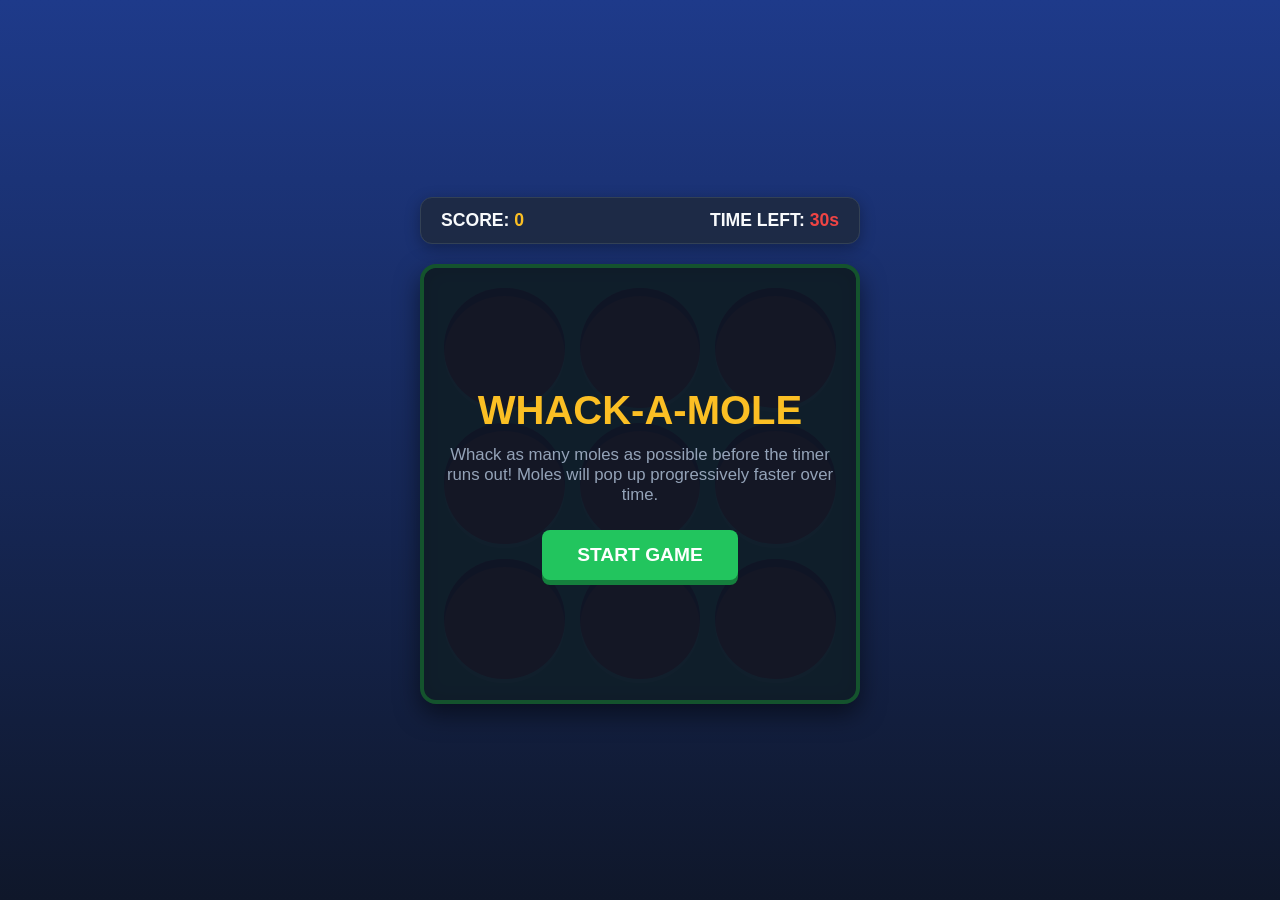
<file: gms/mole.html>
<!DOCTYPE html>
<html lang="en">
<head>
    <meta charset="UTF-8">
    <meta name="viewport" content="width=device-width, initial-scale=1.0, maximum-scale=1.0, user-scalable=no">
    <title>Arcade Whack-A-Mole</title>
    <style>
        * {
            box-sizing: border-box;
            margin: 0;
            padding: 0;
            user-select: none;
            -webkit-user-select: none;
        }

        body {
            background: linear-gradient(to bottom, #1e3a8a, #0f172a);
            color: #f8fafc;
            font-family: 'Segoe UI', Tahoma, Geneva, Verdana, sans-serif;
            display: flex;
            flex-direction: column;
            align-items: center;
            justify-content: center;
            min-height: 100vh;
            padding: 15px;
            overflow: hidden;
            /* Custom Hammer Cursor for desktops */
            cursor: url("data:image/svg+xml;utf8,<svg xmlns='http://www.w3.org/2000/svg' width='32' height='32' viewBox='0 0 32 32'><text y='24' font-size='24'>🔨</text></svg>"), auto;
        }

        body:active {
            cursor: url("data:image/svg+xml;utf8,<svg xmlns='http://www.w3.org/2000/svg' width='32' height='32' viewBox='0 0 32 32'><text y='24' font-size='24' transform='rotate(-20 16 16)'>🔨</text></svg>"), auto;
        }

        #game-wrapper {
            width: 100%;
            max-width: 440px;
            display: flex;
            flex-direction: column;
            align-items: center;
        }

        header {
            width: 100%;
            display: flex;
            justify-content: space-between;
            background: rgba(30, 41, 59, 0.8);
            padding: 12px 20px;
            border-radius: 12px;
            border: 1px solid #334155;
            font-weight: bold;
            font-size: 1.1rem;
            margin-bottom: 20px;
            box-shadow: 0 4px 15px rgba(0,0,0,0.3);
        }

        .highlight {
            color: #fbbf24;
        }
        .time-highlight {
            color: #ef4444;
        }

        /* 3x3 Grid Board Layout */
        #field-grid {
            display: grid;
            grid-template-columns: repeat(3, 1fr);
            grid-template-rows: repeat(3, 1fr);
            gap: 15px;
            width: 100%;
            aspect-ratio: 1 / 1;
            background: #166534; /* Rich Grass Green */
            padding: 20px;
            border-radius: 16px;
            border: 4px solid #14532d;
            box-shadow: inset 0 0 20px rgba(0,0,0,0.4), 0 10px 25px rgba(0,0,0,0.5);
            position: relative;
        }

        /* Hole Base Containers */
        .hole {
            position: relative;
            background: #451a03; /* Deep Dark Mud Dirt Color */
            border-radius: 50%;
            width: 100%;
            height: 100%;
            box-shadow: inset 0 8px 0 rgba(0,0,0,0.7), 0 4px 0 rgba(255,255,255,0.1);
            overflow: hidden; /* Clips mole animation cleanly when it moves down */
        }

        /* The Mole Character Model */
        .mole {
            position: absolute;
            width: 80%;
            height: 85%;
            background: #78350f; /* Brown fur */
            border-radius: 50% 50% 0 0;
            left: 10%;
            bottom: -100%; /* Initially hidden deep down in the hole */
            transition: bottom 0.12s cubic-bezier(0.175, 0.885, 0.32, 1.15);
            border: 3px solid #451a03;
            display: flex;
            flex-direction: column;
            align-items: center;
            justify-content: flex-start;
            padding-top: 10px;
        }

        /* Cute Mole Face Features via CSS shapes */
        .mole::before {
            content: "👀";
            font-size: 1.2rem;
            margin-bottom: 2px;
        }

        .mole::after {
            content: "👃";
            font-size: 0.8rem;
        }

        /* Trigger State classes via Javascript Engine */
        .hole.active .mole {
            bottom: 0; /* Pops up to actionable height status */
        }

        /* Hit Impact Visual Pop-ups */
        .mole.whacked {
            background: #b91c1c !important; /* Changes to hurt crimson color red */
            animation: shake 0.15s ease-in-out infinite;
        }
        
        .mole.whacked::before {
            content: "❌" !important;
        }

        /* Full Screen HUD Status Overlays */
        #overlay {
            position: absolute;
            top: 0; left: 0; width: 100%; height: 100%;
            background: rgba(15, 23, 42, 0.9);
            border-radius: 12px;
            display: flex;
            flex-direction: column;
            justify-content: center;
            align-items: center;
            text-align: center;
            z-index: 20;
            padding: 20px;
        }

        #overlay h2 {
            font-size: 2.5rem;
            color: #fbbf24;
            margin-bottom: 12px;
        }

        #overlay p {
            color: #94a3b8;
            margin-bottom: 25px;
            font-size: 1.05rem;
        }

        button {
            background: #22c55e;
            color: white;
            border: none;
            padding: 14px 35px;
            font-size: 1.2rem;
            font-weight: bold;
            border-radius: 8px;
            cursor: pointer;
            box-shadow: 0 5px 0px #15803d;
            transition: all 0.1s;
        }

        button:active {
            transform: translateY(3px);
            box-shadow: 0 2px 0px #15803d;
        }

        @keyframes shake {
            0%, 100% { transform: translateX(0); }
            25% { transform: translateX(-3px); }
            75% { transform: translateX(3px); }
        }
    </style>
</head>
<body>

    <div id="game-wrapper">
        <header>
            <div>SCORE: <span id="lbl-score" class="highlight">0</span></div>
            <div>TIME LEFT: <span id="lbl-timer" class="time-highlight">30s</span></div>
        </header>

        <div id="field-grid">
            <div class="hole"><div class="mole" data-id="0"></div></div>
            <div class="hole"><div class="mole" data-id="1"></div></div>
            <div class="hole"><div class="mole" data-id="2"></div></div>
            <div class="hole"><div class="mole" data-id="3"></div></div>
            <div class="hole"><div class="mole" data-id="4"></div></div>
            <div class="hole"><div class="mole" data-id="5"></div></div>
            <div class="hole"><div class="mole" data-id="6"></div></div>
            <div class="hole"><div class="mole" data-id="7"></div></div>
            <div class="hole"><div class="mole" data-id="8"></div></div>

            <div id="overlay">
                <h2 id="overlay-title">WHACK-A-MOLE</h2>
                <p id="overlay-desc">Whack as many moles as possible before the timer runs out! Moles will pop up progressively faster over time.</p>
                <button id="overlay-btn" onclick="startGame()">START GAME</button>
            </div>
        </div>
    </div>

    <script>
        const holes = document.querySelectorAll('.hole');
        const moles = document.querySelectorAll('.mole');
        const lblScore = document.getElementById('lbl-score');
        const lblTimer = document.getElementById('lbl-timer');
        const overlay = document.getElementById('overlay');
        const overlayTitle = document.getElementById('overlay-title');
        const overlayDesc = document.getElementById('overlay-desc');
        const overlayBtn = document.getElementById('overlay-btn');

        // Logic Controls State Matrices
        let score = 0;
        let timeLeft = 30;
        let gameActive = false;
        let lastHoleIndex = -1;
        
        let spawnTimeoutId = null;
        let gameCountdownIntervalId = null;

        // Dynamic Engine Speed Parameters (in milliseconds)
        let moleUpTime = 950;
        let minSpawnInterval = 600;
        let maxSpawnInterval = 1300;

        // Assign interactions natively for cross-platform compatibility
        moles.forEach(mole => {
            // Touchstart for mobile speed, mousedown for instant clicks
            mole.addEventListener('mousedown', (e) => handleWhack(e, mole));
            mole.addEventListener('touchstart', (e) => {
                e.preventDefault(); // Stop secondary ghost click event triggers
                handleWhack(e, mole);
            });
        });

        function startGame() {
            score = 0;
            timeLeft = 30;
            gameActive = true;
            moleUpTime = 950;
            minSpawnInterval = 600;
            maxSpawnInterval = 1300;

            lblScore.innerText = score;
            lblTimer.innerText = timeLeft + "s";
            overlay.style.display = 'none';

            runGameTimer();
            runMoleSpawnerLoop();
        }

        function runGameTimer() {
            gameCountdownIntervalId = setInterval(() => {
                timeLeft--;
                lblTimer.innerText = timeLeft + "s";

                if (timeLeft <= 0) {
                    endGameSession();
                }
            }, 1000);
        }

        // Logic to randomize choosing holes safely without duplicates
        function pickRandomHole() {
            const index = Math.floor(Math.random() * holes.length);
            if (index === lastHoleIndex) {
                return pickRandomHole(); // Recurse to pick another hole
            }
            lastHoleIndex = index;
            return holes[index];
        }

        function runMoleSpawnerLoop() {
            if (!gameActive) return;

            const targetHole = pickRandomHole();
            const targetMole = targetHole.querySelector('.mole');
            
            // Wipe any legacy hit status modifications safely
            targetMole.classList.remove('whacked');
            targetHole.classList.add('active');

            // Set up difficulty shifts adaptively based on ongoing score tiers
            adjustDifficultyScaling();

            // Handle the time length that a mole spends active above ground
            setTimeout(() => {
                targetHole.classList.remove('active');
                
                // Chain continue looping engine actions iteratively
                if (gameActive) {
                    let randomSpawnDelay = Math.random() * (maxSpawnInterval - minSpawnInterval) + minSpawnInterval;
                    spawnTimeoutId = setTimeout(runMoleSpawnerLoop, randomSpawnDelay);
                }
            }, moleUpTime);
        }

        function handleWhack(event, selectedMole) {
            const associatedHole = selectedMole.parentElement;
            
            // Check validation security constraints: space must be actively occupied
            if (!associatedHole.classList.contains('active') || selectedMole.classList.contains('whacked')) return;

            score += 10;
            lblScore.innerText = score;
            
            selectedMole.classList.add('whacked');

            // Force rapid descent animation immediately upon being whacked
            setTimeout(() => {
                associatedHole.classList.remove('active');
            }, 200);
        }

        function adjustDifficultyScaling() {
            if (score >= 150) {
                moleUpTime = 550; minSpawnInterval = 300; maxSpawnInterval = 600;
            } else if (score >= 100) {
                moleUpTime = 680; minSpawnInterval = 400; maxSpawnInterval = 800;
            } else if (score >= 50) {
                moleUpTime = 800; minSpawnInterval = 500; maxSpawnInterval = 1000;
            }
        }

        function endGameSession() {
            gameActive = false;
            clearInterval(gameCountdownIntervalId);
            clearTimeout(spawnTimeoutId);

            // Clean layout board state entirely
            holes.forEach(h => h.classList.remove('active'));

            overlayTitle.innerText = "TIME'S UP!";
            overlayDesc.innerText = `Great reflex coordination! You racked up a total score of ${score} points.`;
            overlayBtn.innerText = "PLAY AGAIN";
            overlay.style.display = 'flex';
        }
    </script>
</body>
</html>
</file>
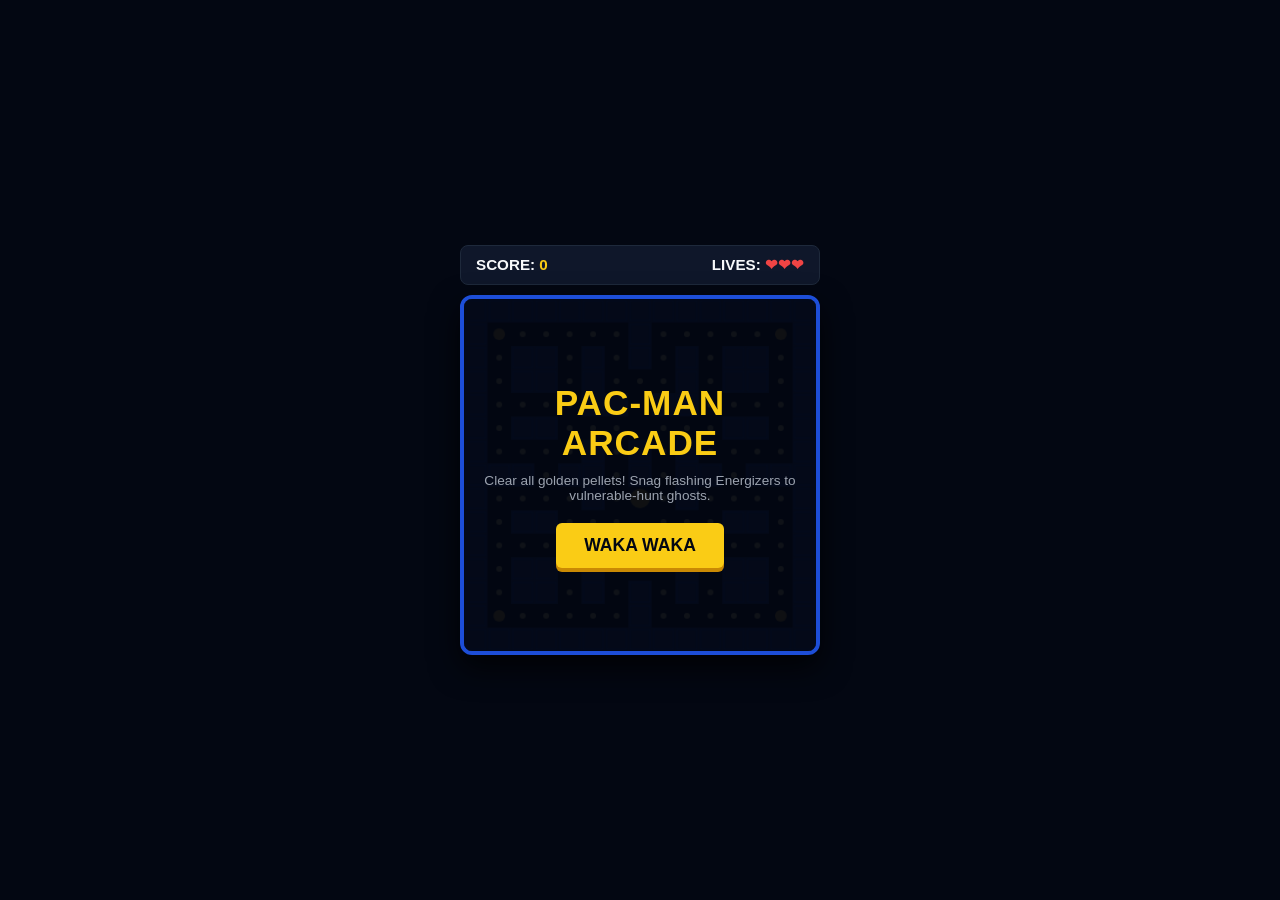
<file: gms/pacman.html>
<!DOCTYPE html>
<html lang="en">
<head>
    <meta charset="UTF-8">
    <meta name="viewport" content="width=device-width, initial-scale=1.0, maximum-scale=1.0, user-scalable=no">
    <title>Arcade Pac-Man: Retro Maze</title>
    <style>
        * {
            box-sizing: border-box;
            margin: 0;
            padding: 0;
            user-select: none;
            -webkit-user-select: none;
        }

        body {
            background-color: #030712;
            color: #f8fafc;
            font-family: 'Segoe UI', Tahoma, Geneva, Verdana, sans-serif;
            display: flex;
            flex-direction: column;
            align-items: center;
            justify-content: center;
            min-height: 100vh;
            padding: 10px;
            overflow: hidden;
        }

        #game-wrapper {
            display: flex;
            flex-direction: column;
            align-items: center;
            width: 100%;
            max-width: 360px;
        }

        header {
            width: 100%;
            display: flex;
            justify-content: space-between;
            background: #0f172a;
            padding: 10px 15px;
            border-radius: 8px;
            border: 1px solid #1e293b;
            font-weight: bold;
            font-size: 0.95rem;
            margin-bottom: 10px;
        }

        .score-hl { color: #facc15; }
        .lives-hl { color: #ef4444; }

        #canvas-container {
            position: relative;
            background: #000;
            border: 4px solid #1d4ed8;
            border-radius: 12px;
            box-shadow: 0 12px 30px rgba(0,0,0,0.8);
            width: 100%;
            aspect-ratio: 1 / 1;
            overflow: hidden;
        }

        canvas {
            display: block;
            width: 100%;
            height: 100%;
        }

        #overlay {
            position: absolute;
            top: 0; left: 0; width: 100%; height: 100%;
            background: rgba(3, 7, 18, 0.95);
            display: flex;
            flex-direction: column;
            justify-content: center;
            align-items: center;
            text-align: center;
            padding: 20px;
            z-index: 10;
        }

        #overlay h2 {
            font-size: 2.2rem;
            color: #facc15;
            margin-bottom: 10px;
            letter-spacing: 1px;
        }

        button {
            background: #facc15;
            color: #030712;
            border: none;
            padding: 12px 28px;
            font-size: 1.1rem;
            font-weight: bold;
            border-radius: 6px;
            cursor: pointer;
            box-shadow: 0 4px 0 #ca8a04;
        }
        button:active {
            transform: translateY(2px);
            box-shadow: 0 2px 0 #ca8a04;
        }

        #mobile-controller {
            display: none;
            margin-top: 15px;
            position: relative;
            width: 140px;
            height: 140px;
        }

        .dpad-btn {
            position: absolute;
            background: #1e293b;
            border: 2px solid #334155;
            color: white;
            width: 44px;
            height: 44px;
            border-radius: 8px;
            font-size: 1.1rem;
            display: flex;
            align-items: center;
            justify-content: center;
            cursor: pointer;
            box-shadow: 0 3px 0 #0f172a;
            touch-action: manipulation;
        }
        .dpad-btn:active {
            background: #facc15;
            color: #030712;
        }

        #btn-up    { top: 0; left: 48px; }
        #btn-left  { top: 48px; left: 0; }
        #btn-right { top: 48px; right: 0; }
        #btn-down  { bottom: 0; left: 48px; }

        @media (max-width: 768px), (pointer: coarse) {
            #mobile-controller { display: block; }
        }
    </style>
</head>
<body>

    <div id="game-wrapper">
        <header>
            <div>SCORE: <span id="lbl-score" class="score-hl">0</span></div>
            <div>LIVES: <span id="lbl-lives" class="lives-hl">❤❤❤</span></div>
        </header>

        <div id="canvas-container">
            <canvas id="pacmanCanvas" width="360" height="360"></canvas>
            
            <div id="overlay">
                <h2 id="overlay-title">PAC-MAN ARCADE</h2>
                <p id="overlay-desc" style="font-size:0.85rem; color:#9ca3af; margin-bottom:20px;">Clear all golden pellets! Snag flashing Energizers to vulnerable-hunt ghosts.</p>
                <button onclick="startGame()">WAKA WAKA</button>
            </div>
        </div>

        <div id="mobile-controller">
            <button class="dpad-btn" id="btn-up" data-dir="UP">▲</button>
            <button class="dpad-btn" id="btn-left" data-dir="LEFT">◀</button>
            <button class="dpad-btn" id="btn-right" data-dir="RIGHT">▶</button>
            <button class="dpad-btn" id="btn-down" data-dir="DOWN">▼</button>
        </div>
    </div>

    <script>
        const canvas = document.getElementById('pacmanCanvas');
        const ctx = canvas.getContext('2d');

        const lblScore = document.getElementById('lbl-score');
        const lblLives = document.getElementById('lbl-lives');
        const overlay = document.getElementById('overlay');
        const overlayTitle = document.getElementById('overlay-title');
        const overlayDesc = document.getElementById('overlay-desc');

        const TILE_COUNT = 15;
        const TILE_SIZE = canvas.width / TILE_COUNT;

        const mazeMap = [
            [1,1,1,1,1,1,1,1,1,1,1,1,1,1,1],
            [1,3,0,0,0,0,0,1,0,0,0,0,0,3,1],
            [1,0,1,1,0,1,0,1,0,1,0,1,1,0,1],
            [1,0,1,1,0,1,0,0,0,1,0,1,1,0,1],
            [1,0,0,0,0,1,1,2,1,1,0,0,0,0,1],
            [1,0,1,1,0,0,0,2,0,0,0,1,1,0,1],
            [1,0,0,0,0,1,0,1,0,1,0,0,0,0,1],
            [1,1,1,0,1,1,0,1,0,1,1,0,1,1,1],
            [1,0,0,0,0,1,0,0,0,1,0,0,0,0,1],
            [1,0,1,1,0,0,0,2,0,0,0,1,1,0,1],
            [1,0,0,0,0,1,1,2,1,1,0,0,0,0,1],
            [1,0,1,1,0,1,0,0,0,1,0,1,1,0,1],
            [1,0,1,1,0,1,0,1,0,1,0,1,1,0,1],
            [1,3,0,0,0,0,0,1,0,0,0,0,0,3,1],
            [1,1,1,1,1,1,1,1,1,1,1,1,1,1,1]
        ];

        let currentGridState = [];
        let score = 0;
        let lives = 3;
        let gameActive = false;
        
        let frightenedTimer = 0;
        let frightenedMode = false;

        const pacman = { gridX: 7, gridY: 8, dirX: 0, dirY: 0, nextDirX: 0, nextDirY: 0 };
        let ghosts = [];

        function startGame() {
            score = 0; lives = 3;
            currentGridState = JSON.parse(JSON.stringify(mazeMap));
            
            resetPositions();
            updateUI();
            
            overlay.style.display = 'none';
            gameActive = true;
            lastMoveTime = performance.now(); // Instantly synchronize loop metrics
        }

        function resetPositions() {
            pacman.gridX = 7; pacman.gridY = 8;
            pacman.dirX = 0; pacman.dirY = 0;
            pacman.nextDirX = 0; pacman.nextDirY = 0;

            ghosts = [
                { gridX: 7, gridY: 4, color: '#ef4444', dirX: 1, dirY: 0 },
                { gridX: 6, gridY: 5, color: '#f472b6', dirX: -1, dirY: 0 },
                { gridX: 8, gridY: 5, color: '#22d3ee', dirX: 0, dirY: -1 }
            ];
            frightenedMode = false;
            frightenedTimer = 0;
        }

        function updateUI() {
            lblScore.innerText = score;
            lblLives.innerText = "❤".repeat(lives);
        }

        let lastMoveTime = 0;
        const moveInterval = 220; // Slightly tuned up movement speed for smoother responses

        function updatePhysics(timestamp) {
            if (!gameActive) return;

            const delta = timestamp - lastMoveTime;

            if (delta >= moveInterval) {
                lastMoveTime = timestamp;

                if (frightenedMode) {
                    frightenedTimer--;
                    if (frightenedTimer <= 0) frightenedMode = false;
                }

                if (isValidMove(pacman.gridX + pacman.nextDirX, pacman.gridY + pacman.nextDirY)) {
                    pacman.dirX = pacman.nextDirX;
                    pacman.dirY = pacman.nextDirY;
                }

                let targetX = pacman.gridX + pacman.dirX;
                let targetY = pacman.gridY + pacman.dirY;

                if (isValidMove(targetX, targetY)) {
                    pacman.gridX = targetX;
                    pacman.gridY = targetY;
                }

                let standingTile = currentGridState[pacman.gridY][pacman.gridX];
                if (standingTile === 0) {
                    currentGridState[pacman.gridY][pacman.gridX] = 2;
                    score += 10;
                    updateUI();
                    checkVictoryCondition();
                } else if (standingTile === 3) {
                    currentGridState[pacman.gridY][pacman.gridX] = 2;
                    score += 50;
                    frightenedMode = true;
                    frightenedTimer = 30;
                    updateUI();
                }

                ghosts.forEach(g => {
                    let openDirections = [];
                    const possibleDirs = [{x:1, y:0}, {x:-1, y:0}, {x:0, y:1}, {x:0, y:-1}];

                    possibleDirs.forEach(d => {
                        if (d.x === -g.dirX && d.y === -g.dirY) return;
                        if (isValidMove(g.gridX + d.x, g.gridY + d.y)) {
                            openDirections.push(d);
                        }
                    });

                    if (openDirections.length === 0) {
                        if (isValidMove(g.gridX - g.dirX, g.gridY - g.dirY)) {
                            openDirections.push({ x: -g.dirX, y: -g.dirY });
                        }
                    }

                    if (openDirections.length > 0) {
                        let selectedDir = openDirections[Math.floor(Math.random() * openDirections.length)];
                        g.dirX = selectedDir.x;
                        g.dirY = selectedDir.y;
                    }

                    g.gridX += g.dirX;
                    g.gridY += g.dirY;
                });

                evaluateIntersections();
            }
        }

        function isValidMove(x, y) {
            if (x < 0 || x >= TILE_COUNT || y < 0 || y >= TILE_COUNT) return false;
            return currentGridState[y][x] !== 1;
        }

        function evaluateIntersections() {
            ghosts.forEach((g, idx) => {
                if (g.gridX === pacman.gridX && g.gridY === pacman.gridY) {
                    if (frightenedMode) {
                        ghosts[idx] = { gridX: 7, gridY: 5, color: g.color, dirX: 0, dirY: -1 };
                        score += 200;
                        updateUI();
                    } else {
                        triggerPlayerDeath();
                    }
                }
            });
        }

        function checkVictoryCondition() {
            let dynamicDotsLeft = currentGridState.some(row => row.includes(0) || row.includes(3));
            if (!dynamicDotsLeft) {
                gameActive = false;
                overlayTitle.innerText = "🏆 CHAMPION!";
                overlayDesc.innerText = `Sensational! You cleared the entire maze.\nFinal Score: ${score}`;
                overlay.style.display = 'flex';
            }
        }

        function triggerPlayerDeath() {
            lives--;
            updateUI();
            if (lives <= 0) {
                gameActive = false;
                overlayTitle.innerText = "GAME OVER";
                overlayDesc.innerText = `The ghosts caught you.\nFinal Score: ${score}`;
                overlay.style.display = 'flex';
            } else {
                resetPositions();
            }
        }

        function queueDirection(x, y) {
            pacman.nextDirX = x;
            pacman.nextDirY = y;
            if (pacman.dirX === 0 && pacman.dirY === 0) {
                pacman.dirX = x; pacman.dirY = y;
            }
        }

        function drawScene() {
            ctx.clearRect(0, 0, canvas.width, canvas.height);

            for (let r = 0; r < TILE_COUNT; r++) {
                for (let c = 0; c < TILE_COUNT; c++) {
                    let cell = currentGridState[r][c];
                    let xPos = c * TILE_SIZE;
                    let yPos = r * TILE_SIZE;

                    if (cell === 1) {
                        ctx.fillStyle = '#1e3a8a';
                        ctx.fillRect(xPos, yPos, TILE_SIZE, TILE_SIZE);
                        ctx.strokeStyle = '#1d4ed8';
                        ctx.strokeRect(xPos + 2, yPos + 2, TILE_SIZE - 4, TILE_SIZE - 4);
                    } else if (cell === 0) {
                        ctx.fillStyle = '#fef08a';
                        ctx.beginPath();
                        ctx.arc(xPos + TILE_SIZE/2, yPos + TILE_SIZE/2, 3, 0, Math.PI * 2);
                        ctx.fill();
                    } else if (cell === 3) {
                        ctx.fillStyle = '#fbbf24';
                        ctx.beginPath();
                        ctx.arc(xPos + TILE_SIZE/2, yPos + TILE_SIZE/2, 6, 0, Math.PI * 2);
                        ctx.fill();
                    }
                }
            }

            ghosts.forEach(g => {
                ctx.fillStyle = frightenedMode ? '#1e1b4b' : g.color;
                let gx = g.gridX * TILE_SIZE + TILE_SIZE/2;
                let gy = g.gridY * TILE_SIZE + TILE_SIZE/2;
                
                ctx.beginPath();
                ctx.arc(gx, gy, TILE_SIZE/2 - 2, Math.PI, 0, false);
                ctx.lineTo(gx + TILE_SIZE/2 - 2, gy + TILE_SIZE/2 - 2);
                ctx.lineTo(gx - TILE_SIZE/2 + 2, gy + TILE_SIZE/2 - 2);
                ctx.closePath();
                ctx.fill();

                ctx.fillStyle = '#ffffff';
                ctx.fillRect(gx - 5, gy - 4, 3, 3);
                ctx.fillRect(gx + 2, gy - 4, 3, 3);
            });

            ctx.fillStyle = '#facc15';
            let px = pacman.gridX * TILE_SIZE + TILE_SIZE/2;
            let py = pacman.gridY * TILE_SIZE + TILE_SIZE/2;

            ctx.beginPath();
            ctx.arc(px, py, TILE_SIZE/2 - 2, 0, Math.PI * 2);
            ctx.fill();
        }

        window.addEventListener('keydown', e => {
            if (['ArrowUp', 'ArrowDown', 'ArrowLeft', 'ArrowRight', 'Space'].includes(e.code)) e.preventDefault();

            if (e.code === 'ArrowUp' || e.code === 'KeyW') queueDirection(0, -1);
            if (e.code === 'ArrowDown' || e.code === 'KeyS') queueDirection(0, 1);
            if (e.code === 'ArrowLeft' || e.code === 'KeyA') queueDirection(-1, 0);
            if (e.code === 'ArrowRight' || e.code === 'KeyD') queueDirection(1, 0);
        });

        document.querySelectorAll('.dpad-btn').forEach(btn => {
            const mapRouter = (e) => {
                e.preventDefault();
                let directionMarker = btn.getAttribute('data-dir');
                if (directionMarker === 'UP') queueDirection(0, -1);
                if (directionMarker === 'DOWN') queueDirection(0, 1);
                if (directionMarker === 'LEFT') queueDirection(-1, 0);
                if (directionMarker === 'RIGHT') queueDirection(1, 0);
            };
            btn.addEventListener('touchstart', mapRouter);
            btn.addEventListener('mousedown', mapRouter);
        });

        // Pre-render map pattern before game launch
        currentGridState = JSON.parse(JSON.stringify(mazeMap));
        drawScene();

        function engineTick(timestamp) {
            updatePhysics(timestamp);
            drawScene();
            requestAnimationFrame(engineTick);
        }

        requestAnimationFrame(engineTick);
    </script>
</body>
</html>
</file>
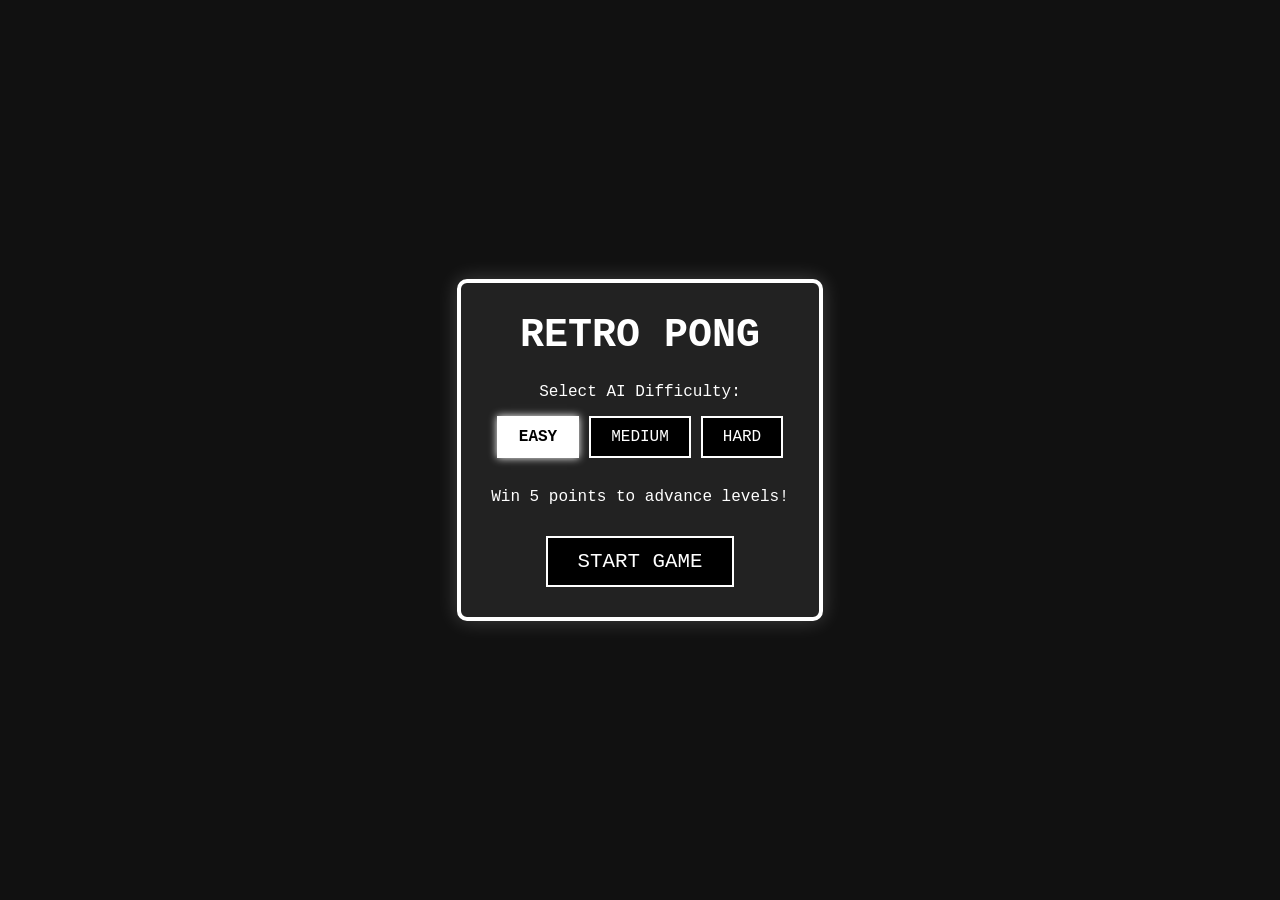
<file: gms/pong.html>
<!DOCTYPE html>
<html lang="en">
<head>
    <meta charset="UTF-8">
    <meta name="viewport" content="width=device-width, initial-scale=1.0">
    <title>Arcade Pong: Levels & Difficulties</title>
    <style>
        * {
            box-sizing: border-box;
            margin: 0;
            padding: 0;
            user-select: none;
        }

        body {
            background-color: #111;
            color: #fff;
            font-family: 'Courier New', Courier, monospace;
            display: flex;
            flex-direction: column;
            justify-content: center;
            align-items: center;
            min-height: 100vh;
            overflow: hidden;
        }

        #ui-menu {
            display: flex;
            flex-direction: column;
            align-items: center;
            gap: 15px;
            background: #222;
            padding: 30px;
            border: 4px solid #fff;
            border-radius: 10px;
            box-shadow: 0 0 20px rgba(255,255,255,0.2);
            z-index: 10;
        }

        h1 {
            font-size: 2.5rem;
            text-align: center;
            margin-bottom: 10px;
        }

        .btn-group {
            display: flex;
            gap: 10px;
        }

        button {
            background: #000;
            color: #fff;
            border: 2px solid #fff;
            padding: 10px 20px;
            font-size: 1rem;
            font-family: inherit;
            cursor: pointer;
            transition: all 0.2s;
        }

        button:hover, button.active {
            background: #fff;
            color: #000;
            font-weight: bold;
            box-shadow: 0 0 8px #fff;
        }

        #game-container {
            display: none;
            position: relative;
            flex-direction: column;
            align-items: center;
        }

        #hud {
            width: 800px;
            display: flex;
            justify-content: space-between;
            padding: 10px;
            font-size: 1.2rem;
            font-weight: bold;
        }

        canvas {
            background: #050505;
            border: 4px solid #fff;
            display: block;
            box-shadow: 0 0 25px rgba(255,255,255,0.1);
        }

        #overlay {
            position: absolute;
            top: 50px;
            left: 0;
            width: 800px;
            height: 500px;
            display: none;
            flex-direction: column;
            justify-content: center;
            align-items: center;
            background: rgba(0,0,0,0.85);
            text-align: center;
        }

        #overlay h2 {
            font-size: 3rem;
            margin-bottom: 20px;
        }
    </style>
</head>
<body>

    <div id="ui-menu">
        <h1>RETRO PONG</h1>
        <p>Select AI Difficulty:</p>
        <div class="btn-group">
            <button onclick="setDifficulty('EASY', this)" class="active">EASY</button>
            <button onclick="setDifficulty('MEDIUM', this)">MEDIUM</button>
            <button onclick="setDifficulty('HARD', this)">HARD</button>
        </div>
        <p style="margin-top: 15px;">Win 5 points to advance levels!</p>
        <button onclick="startGame()" style="margin-top: 15px; font-size: 1.3rem; padding: 12px 30px;">START GAME</button>
    </div>

    <div id="game-container">
        <div id="hud">
            <span id="level-txt">LEVEL: 1/5</span>
            <span id="modifier-txt">MODE: NORMAL</span>
            <span id="score-txt">PLAYER: 0 | CPU: 0</span>
        </div>
        <canvas id="pongCanvas" width="800" height="500"></canvas>
        <div id="overlay">
            <h2 id="overlay-title">LEVEL CLEARED!</h2>
            <p id="overlay-desc">Press SPACE to Continue</p>
        </div>
    </div>

    <script>
        const canvas = document.getElementById('pongCanvas');
        const ctx = canvas.getContext('2d');
        const uiMenu = document.getElementById('ui-menu');
        const gameContainer = document.getElementById('game-container');
        const overlay = document.getElementById('overlay');
        
        // HUD Elements
        const levelTxt = document.getElementById('level-txt');
        const modifierTxt = document.getElementById('modifier-txt');
        const scoreTxt = document.getElementById('score-txt');
        const overlayTitle = document.getElementById('overlay-title');
        const overlayDesc = document.getElementById('overlay-desc');

        // Core Configuration & States
        let currentLevel = 1;
        const maxLevel = 5;
        let pointsToWin = 5;
        let isPaused = false;
        let gameRunning = false;
        
        let difficulty = 'EASY'; 
        let aiSpeedModifier = 3.5; // Adjusted by selection

        // Keyboard Controls State
        const keys = {};

        // Level Rules Configuration
        const levelSettings = {
            1: { name: "NORMAL", ballSpeed: 5, paddleHeight: 100, obstacle: false },
            2: { name: "FAST TRACK", ballSpeed: 7, paddleHeight: 100, obstacle: false },
            3: { name: "SHRINKING PADDLES", ballSpeed: 6, paddleHeight: 65, obstacle: false },
            4: { name: "THE BARRIER", ballSpeed: 6, paddleHeight: 100, obstacle: true },
            5: { name: "MAYHEM (FAST + SMALL)", ballSpeed: 8, paddleHeight: 55, obstacle: true }
        };

        // Game Entities
        const player = { x: 15, y: 200, width: 12, height: 100, score: 0, speed: 7 };
        const ai = { x: 773, y: 200, width: 12, height: 100, score: 0, speed: 4 };
        const ball = { x: 400, y: 250, radius: 8, speedX: 5, speedY: 3, baseSpeed: 5 };
        const obstacle = { x: 390, y: 175, width: 20, height: 150, dir: 1, speed: 2 };

        // Handle Setup Menu Choices
        function setDifficulty(level, element) {
            difficulty = level;
            document.querySelectorAll('.btn-group button').forEach(b => b.classList.remove('active'));
            element.classList.add('active');

            if (level === 'EASY') aiSpeedModifier = 3.2;
            if (level === 'MEDIUM') aiSpeedModifier = 4.8;
            if (level === 'HARD') aiSpeedModifier = 6.8;
        }

        function startGame() {
            uiMenu.style.display = 'none';
            gameContainer.style.display = 'flex';
            currentLevel = 1;
            player.score = 0;
            ai.score = 0;
            gameRunning = true;
            loadLevel(currentLevel);
            loop();
        }

        // Apply distinct rules per level progression
        function loadLevel(lvl) {
            const settings = levelSettings[lvl];
            levelTxt.innerText = `LEVEL: ${lvl}/${maxLevel}`;
            modifierTxt.innerText = `MODE: ${settings.name}`;
            updateScoreboard();

            // Set dynamic values
            player.height = settings.paddleHeight;
            ai.height = settings.paddleHeight;
            ball.baseSpeed = settings.ballSpeed;

            resetBall();
        }

        function resetBall() {
            ball.x = canvas.width / 2;
            ball.y = canvas.height / 2;
            // Fire towards the winner/loser randomly at angles
            ball.speedX = (Math.random() > 0.5 ? 1 : -1) * ball.baseSpeed;
            ball.speedY = (Math.random() * 2 - 1) * ball.baseSpeed;
        }

        function updateScoreboard() {
            scoreTxt.innerText = `PLAYER: ${player.score} | CPU: ${ai.score}`;
        }

        // Input Listeners
        window.addEventListener('keydown', e => { 
            keys[e.code] = true; 
            if (e.code === 'Space' && isPaused) {
                resumeGame();
            }
        });
        window.addEventListener('keyup', e => { keys[e.code] = false; });
        
        // Touch Interaction (Mobile friendly)
        canvas.addEventListener('touchmove', e => {
            e.preventDefault();
            const rect = canvas.getBoundingClientRect();
            const touchY = e.touches[0].clientY - rect.top;
            player.y = touchY - player.height / 2;
        });

        // Trigger Intermission Layout
        function showOverlay(title, desc) {
            isPaused = true;
            overlayTitle.innerText = title;
            overlayDesc.innerText = desc;
            overlay.style.display = 'flex';
        }

        function resumeGame() {
            isPaused = false;
            overlay.style.display = 'none';
            if (player.score >= pointsToWin) {
                currentLevel++;
                player.score = 0;
                ai.score = 0;
                if (currentLevel > maxLevel) {
                    // Win state complete
                    uiMenu.style.display = 'flex';
                    gameContainer.style.display = 'none';
                    gameRunning = false;
                } else {
                    loadLevel(currentLevel);
                }
            } else if (ai.score >= pointsToWin) {
                // Loss state complete
                uiMenu.style.display = 'flex';
                gameContainer.style.display = 'none';
                gameRunning = false;
            } else {
                resetBall();
            }
        }

        // Mechanical Engine Calculations
        function update() {
            if (isPaused || !gameRunning) return;

            // 1. Paddle Controls System
            if (keys['KeyW'] || keys['ArrowUp']) player.y -= player.speed;
            if (keys['KeyS'] || keys['ArrowDown']) player.y += player.speed;
            
            // Boundary constraints
            player.y = Math.max(10, Math.min(canvas.height - player.height - 10, player.y));

            // 2. Adaptive AI Routine (Modified by selected Difficulty limiters)
            let aiTarget = ball.y - ai.height / 2;
            let currentAiSpeed = Math.min(aiSpeedModifier, Math.abs(aiTarget - ai.y));
            if (ai.y < aiTarget) ai.y += currentAiSpeed;
            else if (ai.y > aiTarget) ai.y -= currentAiSpeed;
            ai.y = Math.max(10, Math.min(canvas.height - ai.height - 10, ai.y));

            // 3. Moving Central Obstacle Routine (For levels 4 & 5)
            if (levelSettings[currentLevel].obstacle) {
                obstacle.y += obstacle.speed * obstacle.dir;
                if (obstacle.y <= 10 || obstacle.y >= canvas.height - obstacle.height - 10) {
                    obstacle.dir *= -1; // Reverse course
                }
            }

            // 4. Ball Dynamics & Vectors
            ball.x += ball.speedX;
            ball.y += ball.speedY;

            // Bounce on ceiling/floor
            if (ball.y - ball.radius <= 0 || ball.y + ball.radius >= canvas.height) {
                ball.speedY *= -1;
            }

            // 5. Collision Checks: Obstacle
            if (levelSettings[currentLevel].obstacle) {
                if (ball.x + ball.radius > obstacle.x && ball.x - ball.radius < obstacle.x + obstacle.width &&
                    ball.y + ball.radius > obstacle.y && ball.y - ball.radius < obstacle.y + obstacle.height) {
                    ball.speedX *= -1;
                    // Add slight push forward to avoid sticky entrapment loops
                    ball.x += ball.speedX > 0 ? 5 : -5;
                }
            }

            // 6. Collision Checks: Player Paddle
            if (ball.x - ball.radius <= player.x + player.width && ball.x + ball.radius >= player.x) {
                if (ball.y >= player.y && ball.y <= player.y + player.height) {
                    // Deflection angle mapping based on where ball hits paddle
                    let relativeIntersectY = (player.y + (player.height / 2)) - ball.y;
                    let normalizedIntersectY = (relativeIntersectY / (player.height / 2));
                    let bounceAngle = normalizedIntersectY * (Math.PI / 3);

                    let currentSpeed = Math.sqrt(ball.speedX * ball.speedX + ball.speedY * ball.speedY);
                    ball.speedX = Math.cos(bounceAngle) * (currentSpeed + 0.4); // Incremental speed surge
                    ball.speedY = -Math.sin(bounceAngle) * (currentSpeed + 0.4);
                    ball.x = player.x + player.width + ball.radius; // Resolve clip overlap
                }
            }

            // 7. Collision Checks: CPU Paddle
            if (ball.x + ball.radius >= ai.x && ball.x - ball.radius <= ai.x + ai.width) {
                if (ball.y >= ai.y && ball.y <= ai.y + ai.height) {
                    let relativeIntersectY = (ai.y + (ai.height / 2)) - ball.y;
                    let normalizedIntersectY = (relativeIntersectY / (ai.height / 2));
                    let bounceAngle = normalizedIntersectY * (Math.PI / 3);

                    let currentSpeed = Math.sqrt(ball.speedX * ball.speedX + ball.speedY * ball.speedY);
                    ball.speedX = -Math.cos(bounceAngle) * (currentSpeed + 0.4);
                    ball.speedY = -Math.sin(bounceAngle) * (currentSpeed + 0.4);
                    ball.x = ai.x - ball.radius; // Resolve clip overlap
                }
            }

            // 8. Goal Scoring Scenarios
            if (ball.x - ball.radius < 0) {
                ai.score++;
                updateScoreboard();
                if (ai.score >= pointsToWin) {
                    showOverlay("GAME OVER", "CPU WINS THIS LEVEL. PRESS SPACE TO RETURN");
                } else {
                    resetBall();
                }
            } else if (ball.x + ball.radius > canvas.width) {
                player.score++;
                updateScoreboard();
                if (player.score >= pointsToWin) {
                    if (currentLevel === maxLevel) {
                        showOverlay("VICTORY!", "YOU CRUSHED ALL LEVELS! PRESS SPACE");
                    } else {
                        showOverlay("LEVEL CLEARED!", "EXCELLENT WORK. PRESS SPACE FOR NEXT LEVEL");
                    }
                } else {
                    resetBall();
                }
            }
        }

        // Render Graphics Pipeline
        function draw() {
            // Clear Frame
            ctx.clearRect(0, 0, canvas.width, canvas.height);

            // Draw Net divider centerline
            ctx.strokeStyle = "rgba(255, 255, 255, 0.15)";
            ctx.lineWidth = 4;
            ctx.setLineDash([15, 15]);
            ctx.beginPath();
            ctx.moveTo(canvas.width / 2, 0);
            ctx.lineTo(canvas.width / 2, canvas.height);
            ctx.stroke();
            ctx.setLineDash([]); // Reset dash state

            // Draw Interactive Paddles
            ctx.fillStyle = "#fff";
            ctx.fillRect(player.x, player.y, player.width, player.height);
            ctx.fillRect(ai.x, ai.y, ai.width, ai.height);

            // Draw Central Level Obstacles
            if (levelSettings[currentLevel].obstacle) {
                ctx.fillStyle = "#ff3333";
                ctx.fillRect(obstacle.x, obstacle.y, obstacle.width, obstacle.height);
            }

            // Draw Square Pixel-styled Ball
            ctx.fillStyle = "#00ffcc";
            ctx.fillRect(ball.x - ball.radius, ball.y - ball.radius, ball.radius * 2, ball.radius * 2);
        }

        // Animation Loop
        function loop() {
            update();
            draw();
            if (gameRunning) requestAnimationFrame(loop);
        }
    </script>
</body>
</html>
</file>
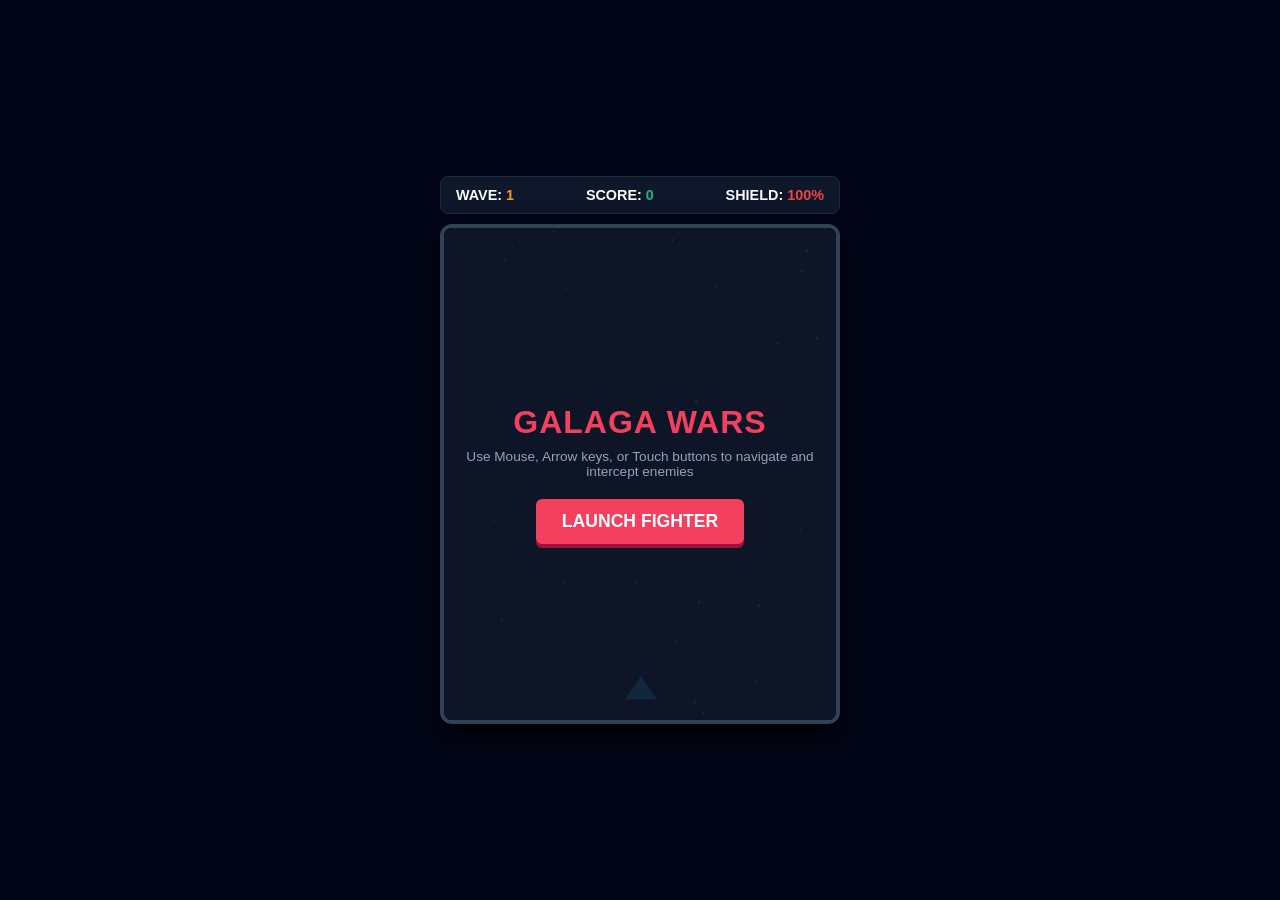
<file: gms/shmup.html>
<!DOCTYPE html>
<html lang="en">
<head>
    <meta charset="UTF-8">
    <meta name="viewport" content="width=device-width, initial-scale=1.0, maximum-scale=1.0, user-scalable=no">
    <title>Arcade Shmup: Galaga Chronicles</title>
    <style>
        * {
            box-sizing: border-box;
            margin: 0;
            padding: 0;
            user-select: none;
            -webkit-user-select: none;
        }

        body {
            background-color: #020617;
            color: #f8fafc;
            font-family: 'Segoe UI', Tahoma, Geneva, Verdana, sans-serif;
            display: flex;
            flex-direction: column;
            align-items: center;
            justify-content: center;
            min-height: 100vh;
            padding: 10px;
            overflow: hidden;
        }

        #game-wrapper {
            display: flex;
            flex-direction: column;
            align-items: center;
            width: 100%;
            max-width: 400px;
        }

        header {
            width: 100%;
            display: flex;
            justify-content: space-between;
            background: #0f172a;
            padding: 10px 15px;
            border-radius: 8px;
            border: 1px solid #1e293b;
            font-weight: bold;
            font-size: 0.9rem;
            margin-bottom: 10px;
        }

        .highlight { color: #f59e0b; }
        .score-hl { color: #10b981; }

        #canvas-container {
            position: relative;
            background: #000;
            border: 4px solid #334155;
            border-radius: 12px;
            box-shadow: 0 12px 30px rgba(0,0,0,0.8);
            width: 100%;
            aspect-ratio: 4 / 5;
            overflow: hidden;
        }

        canvas {
            display: block;
            width: 100%;
            height: 100%;
        }

        #overlay {
            position: absolute;
            top: 0; left: 0; width: 100%; height: 100%;
            background: rgba(15, 23, 42, 0.9);
            display: flex;
            flex-direction: column;
            justify-content: center;
            align-items: center;
            text-align: center;
            padding: 20px;
            z-index: 10;
        }

        #overlay h2 {
            font-size: 2rem;
            color: #f43f5e;
            margin-bottom: 8px;
            letter-spacing: 1px;
        }

        button {
            background: #f43f5e;
            color: white;
            border: none;
            padding: 12px 26px;
            font-size: 1.1rem;
            font-weight: bold;
            border-radius: 6px;
            cursor: pointer;
            box-shadow: 0 4px 0 #9f1239;
        }
        button:active {
            transform: translateY(2px);
            box-shadow: 0 2px 0 #9f1239;
        }

        /* --- PHONE HANDSET CONTROL BOARD --- */
        #mobile-controller {
            display: none;
            width: 100%;
            margin-top: 15px;
            gap: 15px;
        }

        .ctrl-btn {
            flex: 1;
            background: #1e293b;
            border: 2px solid #475569;
            color: white;
            font-size: 1.5rem;
            height: 55px;
            border-radius: 10px;
            display: flex;
            align-items: center;
            justify-content: center;
            cursor: pointer;
            touch-action: manipulation;
        }
        .ctrl-btn:active {
            background: #3b82f6;
        }

        @media (max-width: 768px), (pointer: coarse) {
            #mobile-controller { display: flex; }
        }
    </style>
</head>
<body>

    <div id="game-wrapper">
        <header>
            <div>WAVE: <span id="lbl-wave" class="highlight">1</span></div>
            <div>SCORE: <span id="lbl-score" class="score-hl">0</span></div>
            <div>SHIELD: <span id="lbl-hp" style="color:#ef4444;">100%</span></div>
        </header>

        <div id="canvas-container">
            <canvas id="shmupCanvas" width="400" height="500"></canvas>
            
            <div id="overlay">
                <h2 id="overlay-title">GALAGA WARS</h2>
                <p id="overlay-desc" style="font-size:0.85rem; color:#94a3b8; margin-bottom:20px;">Use Mouse, Arrow keys, or Touch buttons to navigate and intercept enemies</p>
                <button onclick="startGame()">LAUNCH FIGHTER</button>
            </div>
        </div>

        <div id="mobile-controller">
            <button class="ctrl-btn" id="btn-left">◀ MOVE LEFT</button>
            <button class="ctrl-btn" id="btn-right">MOVE RIGHT ▶</button>
        </div>
    </div>

    <script>
        const canvas = document.getElementById('shmupCanvas');
        const ctx = canvas.getContext('2d');

        const lblWave = document.getElementById('lbl-wave');
        const lblScore = document.getElementById('lbl-score');
        const lblHp = document.getElementById('lbl-hp');
        const overlay = document.getElementById('overlay');
        const overlayTitle = document.getElementById('overlay-title');
        const overlayDesc = document.getElementById('overlay-desc');

        // Logic Global States
        let gameActive = false;
        let score = 0;
        let wave = 1;
        let playerHp = 100;

        // Player configuration
        const player = {
            x: canvas.width / 2 - 15,
            y: canvas.height - 45,
            w: 32,
            h: 24,
            speed: 6,
            movingLeft: false,
            movingRight: false
        };

        // Storage arrays
        let playerLasers = [];
        let enemyLasers = [];
        let enemies = [];
        let starfield = [];

        // Game loop configuration pacing parameters
        let lastLaserTime = 0;
        let laserCooldown = 280; // auto fire velocity
        let enemyFireRate = 0.006; // basic spawn laser dynamic percentage

        // Generate parallax space star background environment vectors
        for (let i = 0; i < 45; i++) {
            starfield.push({
                x: Math.random() * canvas.width,
                y: Math.random() * canvas.height,
                speed: Math.random() * 2 + 0.5,
                size: Math.random() * 1.8 + 0.5
            });
        }

        function startGame() {
            score = 0; wave = 1; playerHp = 100;
            player.x = canvas.width / 2 - player.w / 2;
            playerLasers = []; enemyLasers = []; enemies = [];
            
            updateUI();
            overlay.style.display = 'none';
            gameActive = true;
            
            generateWave();
        }

        function generateWave() {
            enemies = [];
            enemyFireRate = 0.005 + (wave * 0.002);
            
            const rows = Math.min(5, 2 + Math.floor(wave / 2));
            const cols = 6;
            const blockW = 35;
            const blockH = 22;
            const gapX = 20;
            const gapY = 15;
            
            const totalWidth = (cols * blockW) + ((cols - 1) * gapX);
            const startX = (canvas.width - totalWidth) / 2;

            for (let r = 0; r < rows; r++) {
                for (let c = 0; c < cols; c++) {
                    enemies.push({
                        x: startX + c * (blockW + gapX),
                        y: 40 + r * (blockH + gapY),
                        w: blockW,
                        h: blockH,
                        color: r === 0 ? '#ef4444' : r % 2 === 0 ? '#3b82f6' : '#a855f7',
                        hp: r === 0 ? 2 : 1, // Top rows have double shield capacity
                        dir: 1,
                        speed: 0.8 + (wave * 0.15)
                    });
                }
            }
        }

        function updateUI() {
            lblScore.innerText = score;
            lblWave.innerText = wave;
            lblHp.innerText = `${playerHp}%`;
        }

        // --- PHYSICS PROCESSING CORE ---
        function updateEngine() {
            if (!gameActive) return;

            // 1. Parallax Stars translation steps
            starfield.forEach(s => {
                s.y += s.speed;
                if (s.y > canvas.height) s.y = 0;
            });

            // 2. Interceptor platform navigation physics
            if (player.movingLeft) player.x -= player.speed;
            if (player.movingRight) player.x += player.speed;
            player.x = Math.max(0, Math.min(canvas.width - player.w, player.x));

            // 3. Auto firing system clock sync loops
            const now = Date.now();
            if (now - lastLaserTime > laserCooldown) {
                playerLasers.push({ x: player.x + player.w/2 - 2, y: player.y, w: 4, h: 10 });
                lastLaserTime = now;
            }

            // 4. Player laser vectors movement step
            playerLasers.forEach((l, idx) => {
                l.y -= 7;
                if (l.y < 0) playerLasers.splice(idx, 1);
            });

            // 5. Enemy structure movement management matrix loops
            let switchDirection = false;
            enemies.forEach(e => {
                e.x += e.speed * e.dir;
                if (e.x + e.w > canvas.width || e.x < 0) switchDirection = true;
                
                // Random attack fire triggers
                if (Math.random() < enemyFireRate) {
                    enemyLasers.push({ x: e.x + e.w/2 - 2, y: e.y + e.h, w: 4, h: 10 });
                }
            });

            if (switchDirection) {
                enemies.forEach(e => {
                    e.dir *= -1;
                    e.y += 10; // Descend step
                    if (e.y + e.h >= player.y) triggerGameOver(false); // Breached perimeter defense
                });
            }

            // 6. Enemy projectile translation metrics
            enemyLasers.forEach((l, idx) => {
                l.y += 5;
                if (l.y > canvas.height) enemyLasers.splice(idx, 1);

                // Collision with player hull checking
                if (checkRectCollision(l, player)) {
                    enemyLasers.splice(idx, 1);
                    playerHp -= 20;
                    updateUI();
                    if (playerHp <= 0) triggerGameOver(false);
                }
            });

            // 7. Hit registration matrix intersections checks
            playerLasers.forEach((l, lIdx) => {
                enemies.forEach((e, eIdx) => {
                    if (checkRectCollision(l, e)) {
                        playerLasers.splice(lIdx, 1);
                        e.hp--;
                        if (e.hp <= 0) {
                            enemies.splice(eIdx, 1);
                            score += 50;
                            updateUI();
                        }
                    }
                });
            });

            // Wave completion transition checks
            if (enemies.length === 0) {
                wave++;
                updateUI();
                generateWave();
            }
        }

        function checkRectCollision(rect1, rect2) {
            return rect1.x < rect2.x + rect2.w &&
                   rect1.x + rect1.w > rect2.x &&
                   rect1.y < rect2.y + rect2.h &&
                   rect1.y + rect1.h > rect2.y;
        }

        function triggerGameOver(victory) {
            gameActive = false;
            overlayTitle.innerText = "GAME OVER";
            overlayDesc.innerText = `Your Starfighter was destroyed at Wave ${wave}.\nFinal Score: ${score}`;
            overlay.style.display = 'flex';
        }

        // --- GRAPHICS DRAW FRAME STATE STAGE RENDER ---
        function renderScene() {
            ctx.fillStyle = '#020617';
            ctx.fillRect(0, 0, canvas.width, canvas.height);

            // Background Deep space environment stars
            ctx.fillStyle = '#ffffff';
            starfield.forEach(s => ctx.fillRect(s.x, s.y, s.size, s.size));

            // Player Starfighter assets mapping vectors shapes
            ctx.fillStyle = '#38bdf8';
            ctx.beginPath();
            ctx.moveTo(player.x + player.w/2, player.y);
            ctx.lineTo(player.x + player.w, player.y + player.h);
            ctx.lineTo(player.x, player.y + player.h);
            ctx.closePath();
            ctx.fill();

            // Player Lasers project elements draw
            ctx.fillStyle = '#22c55e';
            playerLasers.forEach(l => ctx.fillRect(l.x, l.y, l.w, l.h));

            // Enemy Swarm Invaders matrix objects render elements shapes
            enemies.forEach(e => {
                ctx.fillStyle = e.color;
                ctx.fillRect(e.x, e.y, e.w, e.h);
                // Simple aesthetic accent lines mapping interior blocks configurations
                ctx.fillStyle = 'rgba(0,0,0,0.2)';
                ctx.fillRect(e.x + 4, e.y + 4, e.w - 8, e.h - 8);
            });

            // Enemy Plasma orbs weapon beams indicators
            ctx.fillStyle = '#ef4444';
            enemyLasers.forEach(l => ctx.fillRect(l.x, l.y, l.w, l.h));
        }

        // --- EVENT CONTROLLERS BINDINGS ROUTERS ---
        window.addEventListener('keydown', e => {
            if (['Space', 'ArrowLeft', 'ArrowRight'].includes(e.code)) e.preventDefault();
            if (e.code === 'ArrowLeft' || e.code === 'KeyA') player.movingLeft = true;
            if (e.code === 'ArrowRight' || e.code === 'KeyD') player.movingRight = true;
        });

        window.addEventListener('keyup', e => {
            if (e.code === 'ArrowLeft' || e.code === 'KeyA') player.movingLeft = false;
            if (e.code === 'ArrowRight' || e.code === 'KeyD') player.movingRight = false;
        });

        // Mouse canvas tracking override mappings controls configuration
        canvas.addEventListener('mousemove', e => {
            const rect = canvas.getBoundingClientRect();
            const relativeX = (e.clientX - rect.left) * (canvas.width / rect.width);
            player.x = relativeX - player.w/2;
        });

        // Touch Interaction elements mapping bindings actions execution routes router loops
        const btnL = document.getElementById('btn-left');
        const btnR = document.getElementById('btn-right');

        const mapLeft = (e) => { e.preventDefault(); player.movingLeft = true; };
        const unmapLeft = (e) => { e.preventDefault(); player.movingLeft = false; };
        const mapRight = (e) => { e.preventDefault(); player.movingRight = true; };
        const unmapRight = (e) => { e.preventDefault(); player.movingRight = false; };

        btnL.addEventListener('touchstart', mapLeft); btnL.addEventListener('touchend', unmapLeft);
        btnL.addEventListener('mousedown', mapLeft); btnL.addEventListener('mouseup', unmapLeft);
        btnR.addEventListener('touchstart', mapRight); btnR.addEventListener('touchend', unmapRight);
        btnR.addEventListener('mousedown', mapRight); btnR.addEventListener('mouseup', unmapRight);

        // Core Engine frame loop ticks pipeline
        function frameTick() {
            updateEngine();
            renderScene();
            requestAnimationFrame(frameTick);
        }

        frameTick();
    </script>
</body>
</html>
</file>
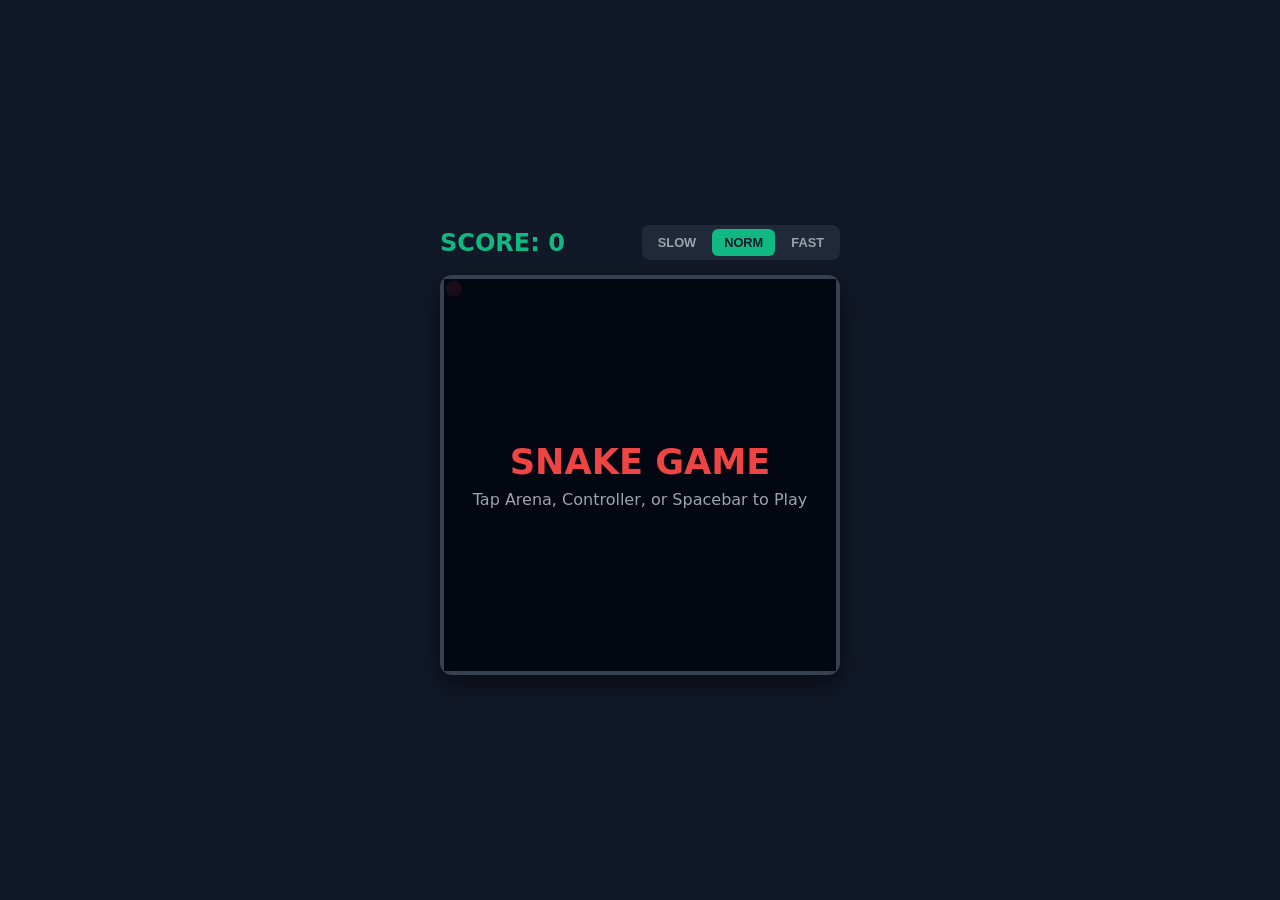
<file: gms/snake.html>
<!DOCTYPE html>
<html lang="en">
<head>
    <meta charset="UTF-8">
    <meta name="viewport" content="width=device-width, initial-scale=1.0, maximum-scale=1.0, user-scalable=no">
    <title>Universal Cross-Platform Snake</title>
    <style>
        * {
            box-sizing: border-box;
            margin: 0;
            padding: 0;
            user-select: none;
            -webkit-user-select: none;
        }

        body {
            background-color: #111827;
            color: #f3f4f6;
            font-family: system-ui, -apple-system, sans-serif;
            display: flex;
            flex-direction: column;
            align-items: center;
            justify-content: center;
            min-height: 100vh;
            padding: 15px;
            overflow: hidden;
        }

        #game-container {
            display: flex;
            flex-direction: column;
            align-items: center;
            width: 100%;
            max-width: 400px;
        }

        header {
            width: 100%;
            display: flex;
            justify-content: space-between;
            align-items: center;
            margin-bottom: 15px;
        }

        #score {
            font-size: 1.5rem;
            font-weight: bold;
            color: #10b981;
        }

        /* Speed Control Panel */
        .speed-panel {
            display: flex;
            background: #1f2937;
            padding: 4px;
            border-radius: 8px;
            gap: 4px;
        }

        .speed-btn {
            background: none;
            border: none;
            color: #9ca3af;
            padding: 6px 12px;
            font-size: 0.8rem;
            font-weight: bold;
            cursor: pointer;
            border-radius: 6px;
        }

        .speed-btn.active {
            background: #10b981;
            color: #111827;
        }

        /* Game Arena */
        #canvas-wrapper {
            position: relative;
            background: #030712;
            border: 4px solid #374151;
            border-radius: 12px;
            box-shadow: 0 10px 25px rgba(0,0,0,0.5);
            width: 100%;
            aspect-ratio: 1 / 1;
        }

        canvas {
            display: block;
            width: 100%;
            height: 100%;
        }

        #overlay {
            position: absolute;
            top: 0; left: 0; width: 100%; height: 100%;
            background: rgba(3, 7, 18, 0.9);
            display: flex;
            flex-direction: column;
            justify-content: center;
            align-items: center;
            border-radius: 8px;
            text-align: center;
            padding: 20px;
        }

        #overlay h2 {
            font-size: 2.2rem;
            color: #ef4444;
            margin-bottom: 8px;
        }

        #overlay p {
            color: #9ca3af;
        }

        /* --- SMART MOBILE CONTROLLER --- */
        /* Hidden on Desktop by default */
        #mobile-controller {
            display: none; 
            margin-top: 25px;
            position: relative;
            width: 160px;
            height: 160px;
        }

        .dpad-btn {
            position: absolute;
            background: #1f2937;
            border: 2px solid #4b5563;
            color: white;
            width: 50px;
            height: 50px;
            border-radius: 50%;
            font-size: 1.3rem;
            display: flex;
            align-items: center;
            justify-content: center;
            cursor: pointer;
            box-shadow: 0 4px 6px rgba(0,0,0,0.3);
            touch-action: manipulation;
        }

        .dpad-btn:active {
            background: #10b981;
            border-color: #34d399;
            transform: scale(0.95);
        }

        #btn-up    { top: 0; left: 55px; }
        #btn-left  { top: 55px; left: 0; }
        #btn-right { top: 55px; right: 0; }
        #btn-down  { bottom: 0; left: 55px; }

        /* CSS Rule: Force Show if the device screen is small (Phones) OR has touch controls */
        @media (max-width: 768px), (pointer: coarse) {
            #mobile-controller {
                display: block;
            }
        }
    </style>
</head>
<body>

    <div id="game-container">
        <header>
            <div id="score">SCORE: 0</div>
            <div class="speed-panel">
                <button class="speed-btn" onclick="setSpeed('SLOW', this)">SLOW</button>
                <button class="speed-btn active" onclick="setSpeed('NORMAL', this)">NORM</button>
                <button class="speed-btn" onclick="setSpeed('FAST', this)">FAST</button>
            </div>
        </header>

        <div id="canvas-wrapper">
            <canvas id="gameCanvas" width="400" height="400"></canvas>
            <div id="overlay">
                <h2 id="overlay-title">SNAKE GAME</h2>
                <p id="overlay-desc">Tap Arena, Controller, or Spacebar to Play</p>
            </div>
        </div>

        <div id="mobile-controller">
            <button class="dpad-btn" id="btn-up" data-dir="UP">▲</button>
            <button class="dpad-btn" id="btn-left" data-dir="LEFT">◀</button>
            <button class="dpad-btn" id="btn-right" data-dir="RIGHT">▶</button>
            <button class="dpad-btn" id="btn-down" data-dir="DOWN">▼</button>
        </div>
    </div>

    <script>
        const canvas = document.getElementById('gameCanvas');
        const ctx = canvas.getContext('2d');
        const scoreBoard = document.getElementById('score');
        const overlay = document.getElementById('overlay');
        const overlayTitle = document.getElementById('overlay-title');
        const overlayDesc = document.getElementById('overlay-desc');

        const gridSize = 20;
        const tileCount = canvas.width / gridSize;

        let snake = [];
        let food = { x: 0, y: 0 };
        let direction = 'RIGHT';
        let nextDirection = 'RIGHT';
        let score = 0;
        let gameLoopId = null;
        let isGameOver = true;
        let frameDelay = 110; // Default Normal Speed

        function initGame() {
            snake = [
                { x: 7, y: 10 },
                { x: 6, y: 10 },
                { x: 5, y: 10 }
            ];
            direction = 'RIGHT';
            nextDirection = 'RIGHT';
            score = 0;
            scoreBoard.innerText = `SCORE: ${score}`;
            spawnFood();
            isGameOver = false;
            overlay.style.display = 'none';
            
            startGameTimer();
        }

        function startGameTimer() {
            clearInterval(gameLoopId);
            gameLoopId = setInterval(() => {
                updatePosition();
                drawGame();
            }, frameDelay);
        }

        function setSpeed(mode, element) {
            document.querySelectorAll('.speed-btn').forEach(btn => btn.classList.remove('active'));
            element.classList.add('active');
            
            if (mode === 'SLOW') frameDelay = 170;
            if (mode === 'NORMAL') frameDelay = 110;
            if (mode === 'FAST') frameDelay = 65;

            if (!isGameOver) startGameTimer(); // Dynamic speed update mid-game
        }

        function spawnFood() {
            food.x = Math.floor(Math.random() * tileCount);
            food.y = Math.floor(Math.random() * tileCount);
            // Don't spawn food inside snake body
            for (let part of snake) {
                if (part.x === food.x && part.y === food.y) {
                    spawnFood();
                    break;
                }
            }
        }

        function updatePosition() {
            if (isGameOver) return;
            direction = nextDirection;
            
            let headX = snake[0].x;
            let headY = snake[0].y;

            if (direction === 'UP') headY--;
            if (direction === 'DOWN') headY++;
            if (direction === 'LEFT') headX--;
            if (direction === 'RIGHT') headX++;

            // Collision: Wall crash
            if (headX < 0 || headX >= tileCount || headY < 0 || headY >= tileCount) {
                triggerGameOver();
                return;
            }

            // Collision: Self crash
            for (let part of snake) {
                if (part.x === headX && part.y === headY) {
                    triggerGameOver();
                    return;
                }
            }

            const newHead = { x: headX, y: headY };
            snake.unshift(newHead);

            // Food eaten handling
            if (headX === food.x && headY === food.y) {
                score += 10;
                scoreBoard.innerText = `SCORE: ${score}`;
                spawnFood();
            } else {
                snake.pop(); // Standard movement pacing
            }
        }

        function drawGame() {
            ctx.fillStyle = '#030712';
            ctx.fillRect(0, 0, canvas.width, canvas.height);

            // Draw Food
            ctx.fillStyle = '#ef4444';
            ctx.beginPath();
            ctx.arc(food.x * gridSize + gridSize/2, food.y * gridSize + gridSize/2, gridSize/2 - 2, 0, Math.PI * 2);
            ctx.fill();

            // Draw Snake
            snake.forEach((part, index) => {
                ctx.fillStyle = index === 0 ? '#34d399' : '#10b981';
                ctx.fillRect(part.x * gridSize + 1, part.y * gridSize + 1, gridSize - 2, gridSize - 2);
            });
        }

        function triggerGameOver() {
            isGameOver = true;
            clearInterval(gameLoopId);
            overlayTitle.innerText = "GAME OVER";
            overlayDesc.innerText = `Final Score: ${score}\n\nTap Screen or Press Space to Restart`;
            overlay.style.display = 'flex';
        }

        function changeDirection(targetDir) {
            if (targetDir === 'UP' && direction !== 'DOWN') nextDirection = 'UP';
            if (targetDir === 'DOWN' && direction !== 'UP') nextDirection = 'DOWN';
            if (targetDir === 'LEFT' && direction !== 'RIGHT') nextDirection = 'LEFT';
            if (targetDir === 'RIGHT' && direction !== 'LEFT') nextDirection = 'RIGHT';
        }

        // --- DESKTOP CONTROLS (Keyboard) ---
        window.addEventListener('keydown', e => {
            if (['Space', 'ArrowUp', 'ArrowDown', 'ArrowLeft', 'ArrowRight'].includes(e.code)) {
                e.preventDefault(); // Stop webpage scrolling
            }

            if (isGameOver && e.code === 'Space') {
                initGame();
                return;
            }

            if (e.code === 'ArrowUp' || e.code === 'KeyW') changeDirection('UP');
            if (e.code === 'ArrowDown' || e.code === 'KeyS') changeDirection('DOWN');
            if (e.code === 'ArrowLeft' || e.code === 'KeyA') changeDirection('LEFT');
            if (e.code === 'ArrowRight' || e.code === 'KeyD') changeDirection('RIGHT');
        });

        // --- PHONE CONTROLS (D-Pad & Screen Taps) ---
        document.getElementById('canvas-wrapper').addEventListener('click', () => {
            if (isGameOver) initGame();
        });

        document.querySelectorAll('.dpad-btn').forEach(btn => {
            // Listen to touchstart for fast mobile response, mousedown for testing on PC
            const handleTouchAction = (e) => {
                e.preventDefault();
                if (isGameOver) initGame();
                else changeDirection(btn.getAttribute('data-dir'));
            };
            btn.addEventListener('touchstart', handleTouchAction);
            btn.addEventListener('mousedown', handleTouchAction);
        });

        // Frame rendering initialization
        drawGame();
    </script>
</body>
</html>
</file>
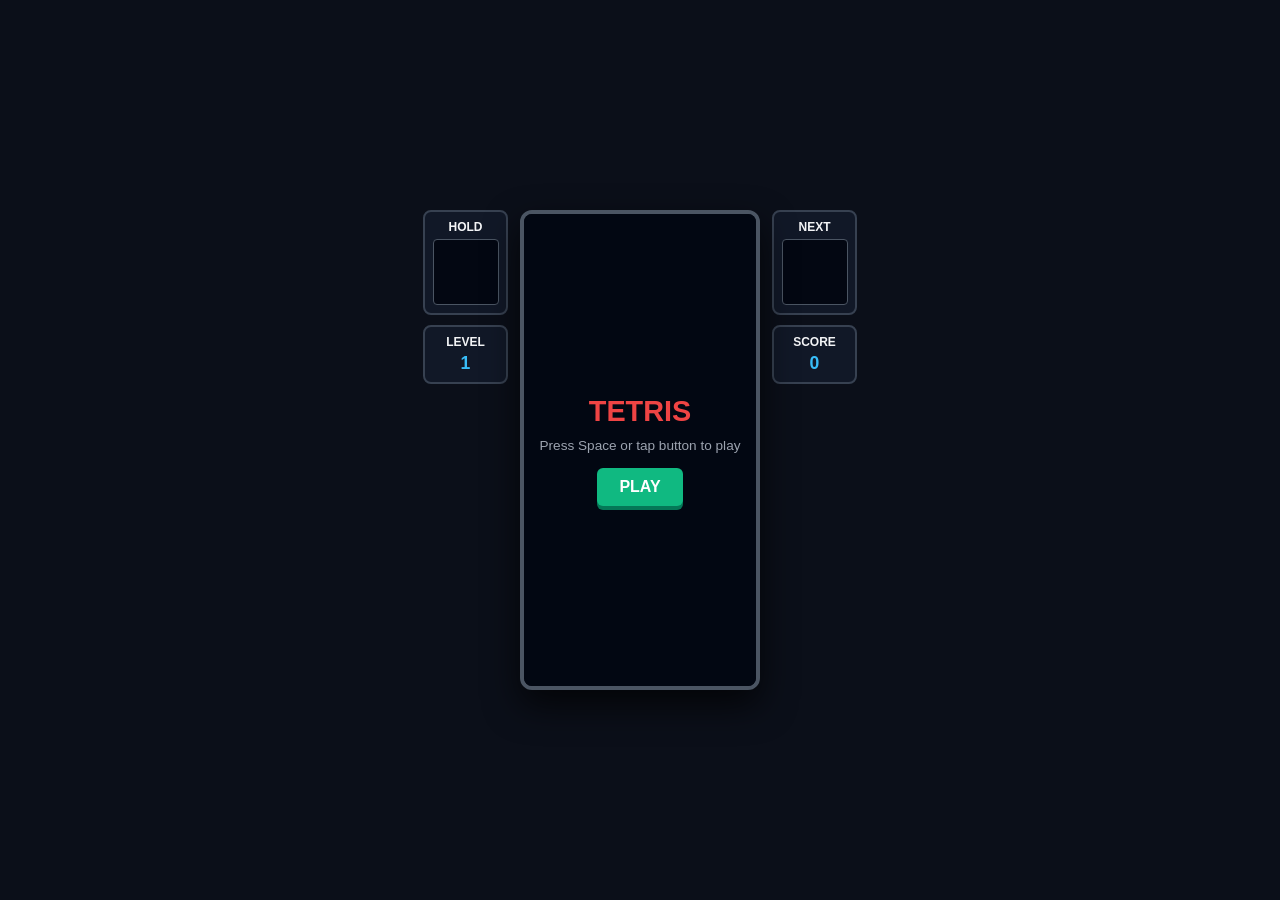
<file: gms/tetris.html>
<!DOCTYPE html>
<html lang="en">
<head>
    <meta charset="UTF-8">
    <meta name="viewport" content="width=device-width, initial-scale=1.0, maximum-scale=1.0, user-scalable=no">
    <title>Arcade Tetris: Championship Edition</title>
    <style>
        * {
            box-sizing: border-box;
            margin: 0;
            padding: 0;
            user-select: none;
            -webkit-user-select: none;
        }

        body {
            background-color: #0b0f19;
            color: #f3f4f6;
            font-family: 'Segoe UI', Tahoma, Geneva, Verdana, sans-serif;
            display: flex;
            flex-direction: column;
            align-items: center;
            justify-content: center;
            min-height: 100vh;
            padding: 10px;
            overflow: hidden;
        }

        #game-wrapper {
            display: flex;
            flex-direction: column;
            align-items: center;
            width: 100%;
            max-width: 460px;
        }

        /* Layout Grid holding Sidebar - Board - Sidebar */
        #main-layout {
            display: flex;
            gap: 12px;
            align-items: flex-start;
            justify-content: center;
            width: 100%;
        }

        .side-panel {
            display: flex;
            flex-direction: column;
            gap: 10px;
            width: 85px;
        }

        .meta-box {
            background: #111827;
            border: 2px solid #374151;
            border-radius: 8px;
            padding: 8px;
            text-align: center;
            font-size: 0.75rem;
            font-weight: bold;
        }

        .meta-box span {
            display: block;
            font-size: 1.1rem;
            color: #38bdf8;
            margin-top: 4px;
        }

        /* Tiny mini-canvases for Hold/Next pieces */
        .preview-canvas {
            background: #030712;
            border: 1px solid #4b5563;
            border-radius: 4px;
            margin-top: 5px;
            display: block;
        }

        /* Core Tetris Board Arena */
        #arena-container {
            position: relative;
            background: #030712;
            border: 4px solid #4b5563;
            border-radius: 12px;
            box-shadow: 0 15px 35px rgba(0,0,0,0.7);
            width: 240px;
            aspect-ratio: 1 / 2;
        }

        canvas#tetrisCanvas {
            display: block;
            width: 100%;
            height: 100%;
        }

        /* Game Over HUD Window */
        #overlay {
            position: absolute;
            top: 0; left: 0; width: 100%; height: 100%;
            background: rgba(3, 7, 18, 0.9);
            display: flex;
            flex-direction: column;
            justify-content: center;
            align-items: center;
            text-align: center;
            border-radius: 8px;
            padding: 15px;
            z-index: 10;
        }

        #overlay h2 {
            font-size: 1.8rem;
            color: #ef4444;
            margin-bottom: 10px;
        }

        button {
            background: #10b981;
            color: white;
            border: none;
            padding: 10px 22px;
            font-size: 1rem;
            font-weight: bold;
            border-radius: 6px;
            cursor: pointer;
            box-shadow: 0 4px 0 #047857;
        }
        button:active {
            transform: translateY(2px);
            box-shadow: 0 2px 0 #047857;
        }

        /* --- SMART MOBILE TOUCH CONTROLLER --- */
        #mobile-controller {
            display: none; /* Evaluated below */
            width: 100%;
            margin-top: 15px;
        }

        .control-row {
            display: flex;
            justify-content: center;
            gap: 10px;
            margin-bottom: 8px;
        }

        .ctrl-btn {
            background: #1f2937;
            border: 2px solid #4b5563;
            color: white;
            font-weight: bold;
            font-size: 1.1rem;
            border-radius: 8px;
            height: 48px;
            display: flex;
            align-items: center;
            justify-content: center;
            cursor: pointer;
            box-shadow: 0 3px 0 #374151;
            touch-action: manipulation;
        }

        .ctrl-btn:active {
            background: #38bdf8;
            color: #0b0f19;
            transform: translateY(2px);
            box-shadow: 0 1px 0 #374151;
        }

        /* Utility sizing layouts */
        .w-normal { width: 55px; }
        .w-wide   { width: 110px; }
        .w-full   { width: 230px; }

        @media (max-width: 768px), (pointer: coarse) {
            #mobile-controller { display: block; }
        }
    </style>
</head>
<body>

    <div id="game-wrapper">
        <div id="main-layout">
            <div class="side-panel">
                <div class="meta-box">
                    HOLD
                    <canvas id="holdCanvas" class="preview-canvas" width="64" height="64"></canvas>
                </div>
                <div class="meta-box">LEVEL<span id="lbl-level">1</span></div>
            </div>

            <div id="arena-container">
                <canvas id="tetrisCanvas" width="240" height="480"></canvas>
                
                <div id="overlay">
                    <h2 id="overlay-title">TETRIS</h2>
                    <p id="overlay-desc" style="font-size:0.85rem; margin-bottom:15px; color:#9ca3af;">Press Space or tap button to play</p>
                    <button onclick="initGame()">PLAY</button>
                </div>
            </div>

            <div class="side-panel">
                <div class="meta-box">
                    NEXT
                    <canvas id="nextCanvas" class="preview-canvas" width="64" height="64"></canvas>
                </div>
                <div class="meta-box">SCORE<span id="lbl-score">0</span></div>
            </div>
        </div>

        <div id="mobile-controller">
            <div class="control-row">
                <button class="ctrl-btn w-wide" data-action="HOLD">HOLD</button>
                <button class="ctrl-btn w-wide" data-action="ROTATE">ROTATE ↻</button>
            </div>
            <div class="control-row">
                <button class="ctrl-btn w-normal" data-action="LEFT">◀</button>
                <button class="ctrl-btn w-normal" data-action="DOWN">▼</button>
                <button class="ctrl-btn w-normal" data-action="RIGHT">▶</button>
            </div>
            <div class="control-row">
                <button class="ctrl-btn w-full" data-action="DROP">⚡ HARD DROP ⚡</button>
            </div>
        </div>
    </div>

    <script>
        const canvas = document.getElementById('tetrisCanvas');
        const ctx = canvas.getContext('2d');
        const holdCanvas = document.getElementById('holdCanvas');
        const hCtx = holdCanvas.getContext('2d');
        const nextCanvas = document.getElementById('nextCanvas');
        const nCtx = nextCanvas.getContext('2d');

        const lblScore = document.getElementById('lbl-score');
        const lblLevel = document.getElementById('lbl-level');
        const overlay = document.getElementById('overlay');
        const overlayTitle = document.getElementById('overlay-title');
        const overlayDesc = document.getElementById('overlay-desc');

        // Grid parameters Matrix definitions
        const COLS = 10;
        const ROWS = 20;
        const BLOCK_SIZE = 24;

        let grid = [];
        let score = 0;
        let linesClearedTotal = 0;
        let level = 1;
        let gameActive = false;
        let dropIntervalId = null;
        let dropSpeed = 800; 
        let canSwapHold = true;

        // Shape Matrix Profiles & Color Mappings
        const SHAPES = {
            I: { color: '#06b6d4', matrix: [[0,0,0,0],[1,1,1,1],[0,0,0,0],[0,0,0,0]] },
            J: { color: '#3b82f6', matrix: [[1,0,0],[1,1,1],[0,0,0]] },
            L: { color: '#f97316', matrix: [[0,0,1],[1,1,1],[0,0,0]] },
            O: { color: '#eab308', matrix: [[1,1],[1,1]] },
            S: { color: '#22c55e', matrix: [[0,1,1],[1,1,0],[0,0,0]] },
            Z: { color: '#ef4444', matrix: [[1,1,0],[0,1,1],[0,0,0]] },
            T: { color: '#a855f7', matrix: [[0,1,0],[1,1,0],[1,0,0]] } // Corrected standard base matrix alignment layout
        };
        // Quick override repair patch on T shape layout mapping vector matrix consistency
        SHAPES.T.matrix = [[0,1,0],[1,1,1],[0,0,0]];

        const SHAPE_KEYS = Object.keys(SHAPES);

        let currentPiece = null;
        let nextPieceKey = '';
        let holdPieceKey = '';

        function initGame() {
            grid = Array(ROWS).fill(null).map(() => Array(COLS).fill(0));
            score = 0; linesClearedTotal = 0; level = 1;
            lblScore.innerText = score; lblLevel.innerText = level;
            holdPieceKey = '';
            nextPieceKey = SHAPE_KEYS[Math.floor(Math.random() * SHAPE_KEYS.length)];
            
            overlay.style.display = 'none';
            gameActive = true;
            canSwapHold = true;

            spawnPiece();
            runGameLoop();
        }

        function runGameLoop() {
            clearInterval(dropIntervalId);
            dropSpeed = Math.max(100, 900 - (level * 85));
            dropIntervalId = setInterval(() => {
                if (gameActive) movePiece(0, 1);
            }, dropSpeed);
        }

        function spawnPiece() {
            currentPiece = {
                key: nextPieceKey,
                matrix: JSON.parse(JSON.stringify(SHAPES[nextPieceKey].matrix)),
                color: SHAPES[nextPieceKey].color,
                x: Math.floor((COLS - SHAPES[nextPieceKey].matrix[0].length) / 2),
                y: -1
            };

            nextPieceKey = SHAPE_KEYS[Math.floor(Math.random() * SHAPE_KEYS.length)];
            
            // Check instant block collision (Game Over)
            if (checkCollision(currentPiece.matrix, currentPiece.x, currentPiece.y)) {
                triggerGameOver();
            }

            canSwapHold = true;
            renderPreviews();
        }

        function checkCollision(matrix, offsetX, offsetY) {
            for (let r = 0; r < matrix.length; r++) {
                for (let c = 0; c < matrix[r].length; c++) {
                    if (matrix[r][c] !== 0) {
                        let targetX = offsetX + c;
                        let targetY = offsetY + r;

                        if (targetX < 0 || targetX >= COLS || targetY >= ROWS) return true;
                        if (targetY >= 0 && grid[targetY][targetX] !== 0) return true;
                    }
                }
            }
            return false;
        }

        function lockPiece() {
            for (let r = 0; r < currentPiece.matrix.length; r++) {
                for (let c = 0; c < currentPiece.matrix[r].length; c++) {
                    if (currentPiece.matrix[r][c] !== 0) {
                        if (currentPiece.y + r >= 0) {
                            grid[currentPiece.y + r][currentPiece.x + c] = currentPiece.color;
                        }
                    }
                }
            }
            clearLines();
            spawnPiece();
        }

        function movePiece(dirX, dirY) {
            currentPiece.x += dirX;
            currentPiece.y += dirY;
            if (checkCollision(currentPiece.matrix, currentPiece.x, currentPiece.y)) {
                currentPiece.x -= dirX;
                currentPiece.y -= dirY;
                if (dirY > 0) {
                    lockPiece();
                }
                return false;
            }
            drawScene();
            return true;
        }

        function instantDrop() {
            while (movePiece(0, 1)) {}
        }

        function rotatePiece() {
            const matrix = currentPiece.matrix;
            const N = matrix.length;
            // Create rotated transpose matrix
            let rotated = Array(N).fill(null).map(() => Array(N).fill(0));
            for (let r = 0; r < N; r++) {
                for (let c = 0; c < N; c++) {
                    rotated[c][N - 1 - r] = matrix[r][c];
                }
            }

            // Wall kick checks adjustment
            let originX = currentPiece.x;
            if (!checkCollision(rotated, currentPiece.x, currentPiece.y)) {
                currentPiece.matrix = rotated;
            } else if (!checkCollision(rotated, currentPiece.x - 1, currentPiece.y)) {
                currentPiece.x -= 1;
                currentPiece.matrix = rotated;
            } else if (!checkCollision(rotated, currentPiece.x + 1, currentPiece.y)) {
                currentPiece.x += 1;
                currentPiece.matrix = rotated;
            } else {
                // Cant rotate position invalid
                return;
            }
            drawScene();
        }

        function triggerHold() {
            if (!canSwapHold) return;
            canSwapHold = false;

            const currentKey = currentPiece.key;
            if (holdPieceKey === '') {
                holdPieceKey = currentKey;
                spawnPiece();
            } else {
                const temp = holdPieceKey;
                holdPieceKey = currentKey;
                nextPieceKey = temp; // Feed back into generator loop mechanics safely
                spawnPiece();
            }
            renderPreviews();
            drawScene();
        }

        function clearLines() {
            let linesClearedThisTurn = 0;
            
            for (let r = ROWS - 1; r >= 0; r--) {
                if (grid[r].every(cell => cell !== 0)) {
                    grid.splice(r, 1);
                    grid.unshift(Array(COLS).fill(0));
                    linesClearedThisTurn++;
                    r++; // Match structural indices shifts down
                }
            }

            if (linesClearedThisTurn > 0) {
                linesClearedTotal += linesClearedThisTurn;
                // Tetris arcade scale progression scoring matrix setup
                const scores = [0, 100, 300, 500, 800];
                score += scores[Math.min(linesClearedThisTurn, 4)] * level;
                level = Math.floor(linesClearedTotal / 10) + 1;

                lblScore.innerText = score;
                lblLevel.innerText = level;
                runGameLoop();
            }
        }

        function triggerGameOver() {
            gameActive = false;
            clearInterval(dropIntervalId);
            overlayTitle.innerText = "GAME OVER";
            overlayDesc.innerText = `Final Score achieved: ${score}`;
            overlay.style.display = 'flex';
        }

        // --- GRAPHICS RENDERING METHODS ---
        function drawScene() {
            ctx.clearRect(0, 0, canvas.width, canvas.height);

            // 1. Draw static grid lock arena matrix elements
            for (let r = 0; r < ROWS; r++) {
                for (let c = 0; c < COLS; c++) {
                    if (grid[r][c] !== 0) {
                        drawBlock(ctx, c, r, grid[r][c]);
                    }
                }
            }

            // 2. Draw active piece tracking components
            if (currentPiece) {
                for (let r = 0; r < currentPiece.matrix.length; r++) {
                    for (let c = 0; c < currentPiece.matrix[r].length; c++) {
                        if (currentPiece.matrix[r][c] !== 0) {
                            if (currentPiece.y + r >= 0) {
                                drawBlock(ctx, currentPiece.x + c, currentPiece.y + r, currentPiece.color);
                            }
                        }
                    }
                }
            }
        }

        function drawBlock(context, x, y, color) {
            context.fillStyle = color;
            context.fillRect(x * BLOCK_SIZE, y * BLOCK_SIZE, BLOCK_SIZE - 1, BLOCK_SIZE - 1);
            // Dynamic highlights borders inside vector shapes
            context.fillStyle = 'rgba(255,255,255,0.15)';
            context.fillRect(x * BLOCK_SIZE, y * BLOCK_SIZE, BLOCK_SIZE - 1, 4);
        }

        function renderPreviews() {
            // Clear mini HUD canvas frames
            hCtx.clearRect(0, 0, holdCanvas.width, holdCanvas.height);
            nCtx.clearRect(0, 0, nextCanvas.width, nextCanvas.height);

            if (holdPieceKey) renderMiniature(hCtx, holdPieceKey);
            if (nextPieceKey) renderMiniature(nCtx, nextPieceKey);
        }

        function renderMiniature(context, key) {
            const matrix = SHAPES[key].matrix;
            const color = SHAPES[key].color;
            const size = 12; // Static scale down size inside boxes
            
            // Re-offset bounding centering elements variables logic
            const offsetX = (64 - (matrix[0].length * size)) / 2;
            const offsetY = (64 - (matrix.length * size)) / 2;

            for (let r = 0; r < matrix.length; r++) {
                for (let c = 0; c < matrix[r].length; c++) {
                    if (matrix[r][c] !== 0) {
                        context.fillStyle = color;
                        context.fillRect(offsetX + c * size, offsetY + r * size, size - 1, size - 1);
                    }
                }
            }
        }

        // --- COMMAND ROUTING ROUTINES ---
        function executeAction(action) {
            if (!gameActive) return;
            if (action === 'LEFT') movePiece(-1, 0);
            if (action === 'RIGHT') movePiece(1, 0);
            if (action === 'DOWN') movePiece(0, 1);
            if (action === 'ROTATE') rotatePiece();
            if (action === 'HOLD') triggerHold();
            if (action === 'DROP') instantDrop();
        }

        // Desktop Keyboard hooks Map
        window.addEventListener('keydown', e => {
            if (['Space', 'ArrowUp', 'ArrowDown', 'ArrowLeft', 'ArrowRight'].includes(e.code)) {
                e.preventDefault();
            }
            if (!gameActive && e.code === 'Space') { initGame(); return; }
            
            if (e.code === 'ArrowLeft' || e.code === 'KeyA') executeAction('LEFT');
            if (e.code === 'ArrowRight' || e.code === 'KeyD') executeAction('RIGHT');
            if (e.code === 'ArrowDown' || e.code === 'KeyS') executeAction('DOWN');
            if (e.code === 'ArrowUp' || e.code === 'KeyW') executeAction('ROTATE');
            if (e.code === 'ShiftLeft' || e.code === 'KeyC') executeAction('HOLD');
            if (e.code === 'Space') executeAction('DROP');
        });

        // Touch Interaction Mapping
        document.querySelectorAll('.ctrl-btn').forEach(btn => {
            const router = (e) => {
                e.preventDefault();
                executeAction(btn.getAttribute('data-action'));
            };
            btn.addEventListener('touchstart', router);
            btn.addEventListener('mousedown', router);
        });

        // Bootstrap Initial Drawing Matrix Graphics frame state
        drawScene();
    </script>
</body>
</html>
</file>
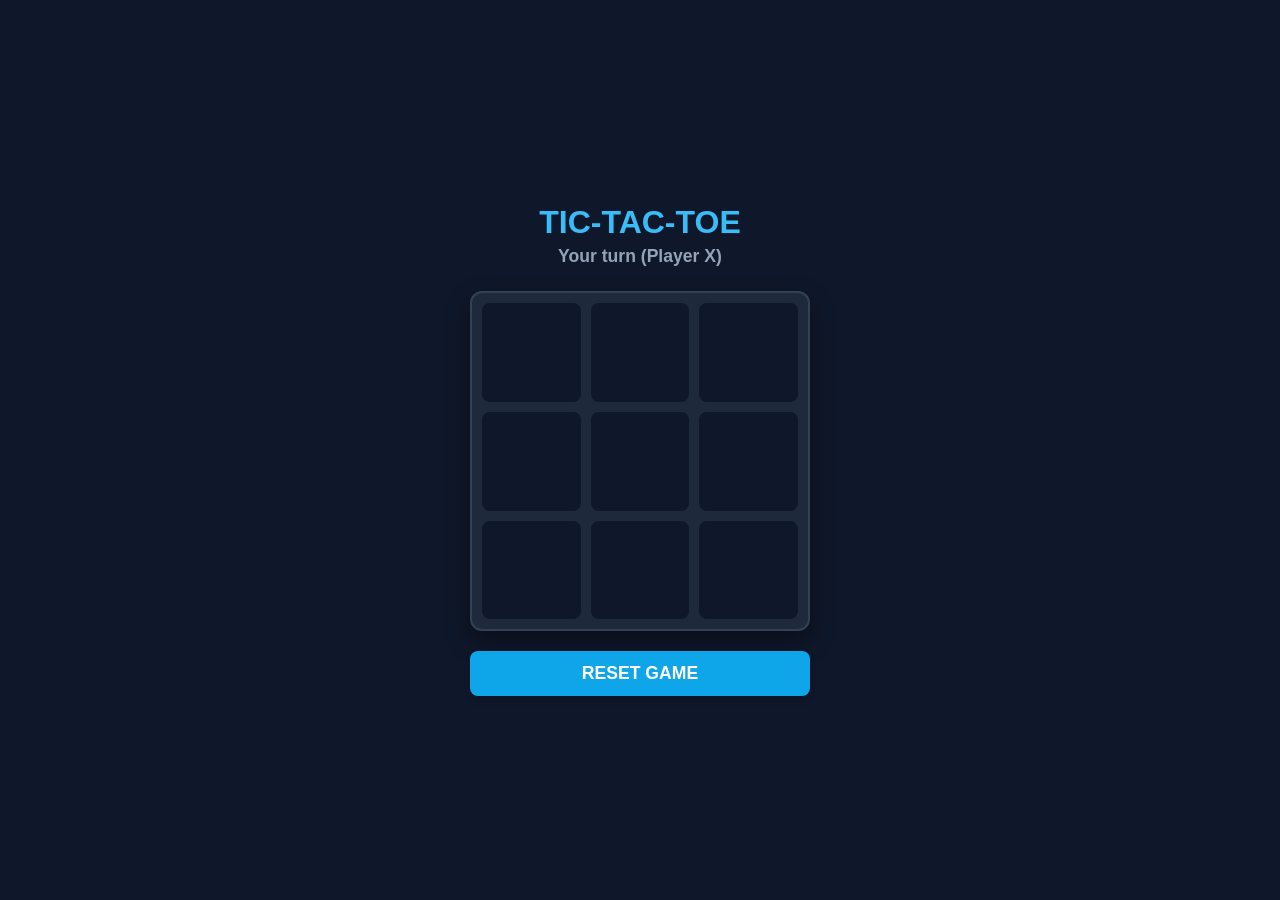
<file: gms/tictactoe.html>
<!DOCTYPE html>
<html lang="en">
<head>
    <meta charset="UTF-8">
    <meta name="viewport" content="width=device-width, initial-scale=1.0">
    <title>Tic-Tac-Toe: vs AI Minimax</title>
    <style>
        * {
            box-sizing: border-box;
            margin: 0;
            padding: 0;
            user-select: none;
            -webkit-user-select: none;
        }

        body {
            background-color: #0f172a;
            color: #f8fafc;
            font-family: 'Segoe UI', Tahoma, Geneva, Verdana, sans-serif;
            display: flex;
            flex-direction: column;
            align-items: center;
            justify-content: center;
            min-height: 100vh;
            padding: 20px;
        }

        #game-wrapper {
            display: flex;
            flex-direction: column;
            align-items: center;
            width: 100%;
            max-width: 340px;
        }

        h1 {
            font-size: 2rem;
            color: #38bdf8;
            margin-bottom: 5px;
            text-align: center;
        }

        #status-lbl {
            font-size: 1.1rem;
            color: #94a3b8;
            margin-bottom: 20px;
            font-weight: 600;
            text-align: center;
            min-height: 1.6rem;
        }

        /* The 3x3 Arena Grid Layout */
        #board-grid {
            display: grid;
            grid-template-columns: repeat(3, 1fr);
            grid-template-rows: repeat(3, 1fr);
            gap: 10px;
            width: 100%;
            aspect-ratio: 1 / 1;
            background: #1e293b;
            padding: 10px;
            border-radius: 12px;
            border: 2px solid #334155;
            box-shadow: 0 10px 25px rgba(0,0,0,0.4);
            margin-bottom: 20px;
        }

        /* Grid Square Cell Design */
        .cell {
            background: #0f172a;
            border-radius: 8px;
            display: flex;
            align-items: center;
            justify-content: center;
            font-size: 2.8rem;
            font-weight: bold;
            cursor: pointer;
            transition: background 0.2s, transform 0.1s;
        }

        .cell:hover {
            background: #1e293b;
        }

        .cell:active {
            transform: scale(0.96);
        }

        /* Color profiles for X and O tokens */
        .cell.x-token {
            color: #38bdf8; /* Vibrant Sky Blue */
        }

        .cell.o-token {
            color: #f43f5e; /* Radiant Rose Red */
        }

        .cell.disabled {
            pointer-events: none; /* Stops clicking occupied spaces */
        }

        /* Control Reset Action Bar */
        button {
            background: #0ea5e9;
            color: white;
            border: none;
            padding: 12px 30px;
            font-size: 1.1rem;
            font-weight: bold;
            border-radius: 8px;
            cursor: pointer;
            width: 100%;
            transition: background 0.2s;
            box-shadow: 0 4px 6px rgba(0,0,0,0.2);
        }

        button:hover {
            background: #0284c7;
        }
    </style>
</head>
<body>

    <div id="game-wrapper">
        <h1>TIC-TAC-TOE</h1>
        <div id="status-lbl">Your turn (Player X)</div>

        <div id="board-grid">
            <div class="cell" data-index="0"></div>
            <div class="cell" data-index="1"></div>
            <div class="cell" data-index="2"></div>
            <div class="cell" data-index="3"></div>
            <div class="cell" data-index="4"></div>
            <div class="cell" data-index="5"></div>
            <div class="cell" data-index="6"></div>
            <div class="cell" data-index="7"></div>
            <div class="cell" data-index="8"></div>
        </div>

        <button onclick="resetGame()">RESET GAME</button>
    </div>

    <script>
        const cells = document.querySelectorAll('.cell');
        const statusLbl = document.getElementById('status-lbl');

        // Logic Markers
        const HUMAN = 'X';
        const AI = 'O';
        let currentBoard = ["", "", "", "", "", "", "", "", ""];
        let gameIsActive = true;

        // Vector Array of all possible winning alignments
        const winPatterns = [
            [0, 1, 2], [3, 4, 5], [6, 7, 8], // Rows
            [0, 3, 6], [1, 4, 7], [2, 5, 8], // Columns
            [0, 4, 8], [2, 4, 6]             // Diagonals
        ];

        // Assign Event Listeners
        cells.forEach(cell => {
            cell.addEventListener('click', () => handleHumanTurn(cell));
        });

        function handleHumanTurn(cell) {
            const index = parseInt(cell.getAttribute('data-index'));

            if (currentBoard[index] !== "" || !gameIsActive) return;

            // Execute move
            makeMove(index, HUMAN);

            if (!checkImmediateGameStatus()) {
                // If the game didn't finish, hand control over to the AI agent
                statusLbl.innerText = "AI is thinking...";
                gameIsActive = false; // Temporarily lock interaction clicks
                setTimeout(handleAiTurn, 400); // Artificial buffer delay for game feel
            }
        }

        function handleAiTurn() {
            // Find the perfect move using minimax
            let bestMoveIndex = findBestMove(currentBoard);
            
            makeMove(bestMoveIndex, AI);
            gameIsActive = true;

            if (!checkImmediateGameStatus()) {
                statusLbl.innerText = "Your turn (Player X)";
            }
        }

        function makeMove(index, player) {
            currentBoard[index] = player;
            cells[index].innerText = player;
            cells[index].classList.add(player === HUMAN ? 'x-token' : 'o-token');
            cells[index].classList.add('disabled');
        }

        function checkImmediateGameStatus() {
            if (evaluateWinner(currentBoard, HUMAN)) {
                statusLbl.innerText = "🎉 You Win! (Impossible)";
                gameIsActive = false;
                return true;
            }
            if (evaluateWinner(currentBoard, AI)) {
                statusLbl.innerText = "🤖 AI Wins! Game Over.";
                gameIsActive = false;
                return true;
            }
            if (!currentBoard.includes("")) {
                statusLbl.innerText = "🤝 It's a perfect Draw!";
                gameIsActive = false;
                return true;
            }
            return false;
        }

        // --- Minimax Core Decision Engine ---
        function findBestMove(board) {
            let bestScore = -Infinity;
            let moveIndex = -1;

            for (let i = 0; i < board.length; i++) {
                if (board[i] === "") {
                    board[i] = AI; // Simulation placement
                    let score = minimax(board, 0, false);
                    board[i] = ""; // Revert placement

                    if (score > bestScore) {
                        bestScore = score;
                        moveIndex = i;
                    }
                }
            }
            return moveIndex;
        }

        function minimax(board, depth, isMaximizing) {
            // Base evaluation markers for scoring terminal game-tree leaves
            if (evaluateWinner(board, AI)) return 10 - depth;
            if (evaluateWinner(board, HUMAN)) return depth - 10;
            if (!board.includes("")) return 0;

            if (isMaximizing) {
                let bestScore = -Infinity;
                for (let i = 0; i < board.length; i++) {
                    if (board[i] === "") {
                        board[i] = AI;
                        let score = minimax(board, depth + 1, false);
                        board[i] = "";
                        bestScore = Math.max(score, bestScore);
                    }
                }
                return bestScore;
            } else {
                let bestScore = Infinity;
                for (let i = 0; i < board.length; i++) {
                    if (board[i] === "") {
                        board[i] = HUMAN;
                        let score = minimax(board, depth + 1, true);
                        board[i] = "";
                        bestScore = Math.min(score, bestScore);
                    }
                }
                return bestScore;
            }
        }

        function evaluateWinner(board, player) {
            return winPatterns.some(pattern => {
                return pattern.every(index => board[index] === player);
            });
        }

        // --- State Resets ---
        function resetGame() {
            currentBoard = ["", "", "", "", "", "", "", "", ""];
            gameIsActive = true;
            statusLbl.innerText = "Your turn (Player X)";
            
            cells.forEach(cell => {
                cell.innerText = "";
                cell.className = "cell"; // Drops active custom asset classes cleanly
            });
        }
    </script>
</body>
</html>
</file>
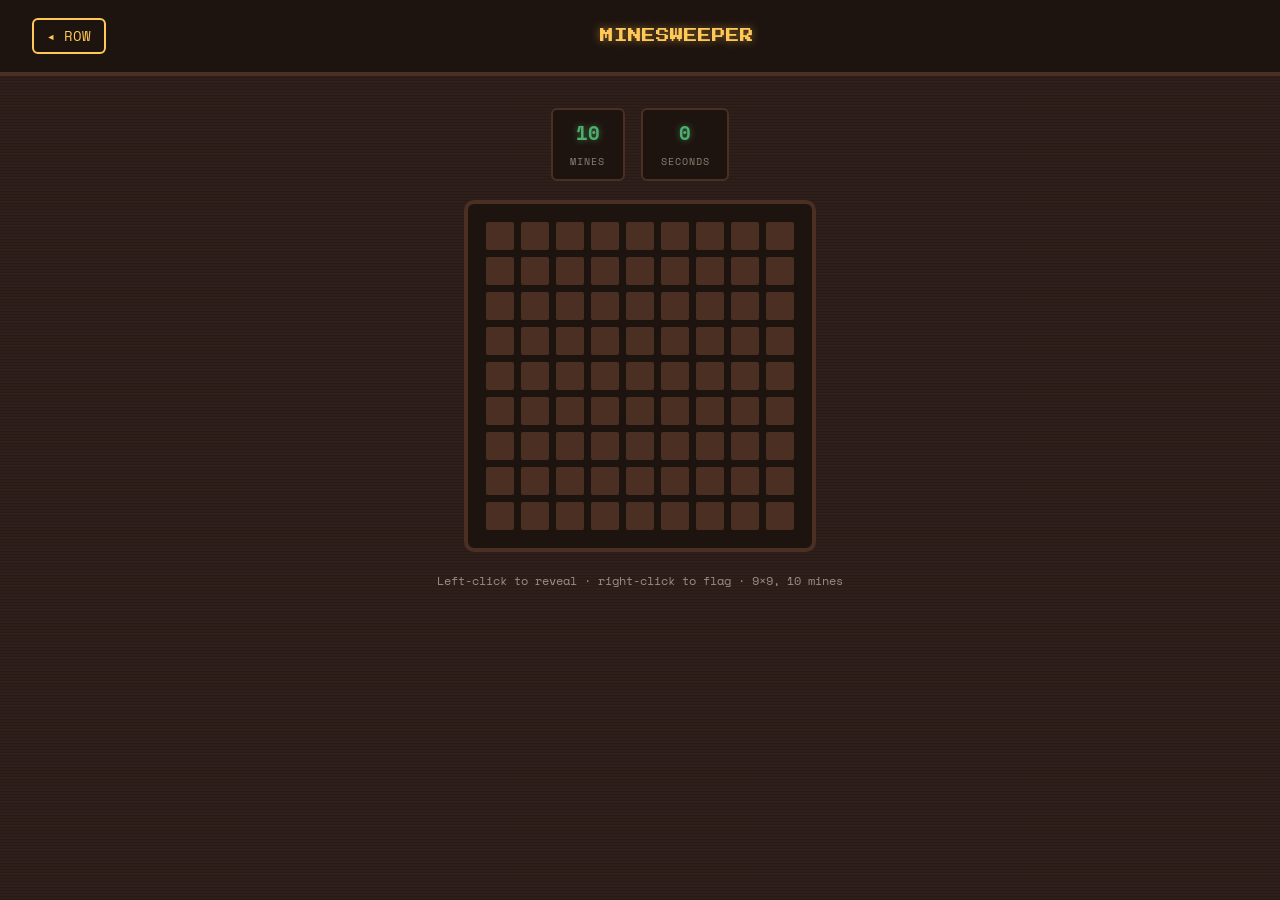
<file: gms/minesweeper/minesweeper.html>
<!DOCTYPE html>
<html lang="en">
<head>
<meta charset="UTF-8">
<meta name="viewport" content="width=device-width, initial-scale=1.0">
<title>Minesweeper — Cabinet Row</title>
<link rel="stylesheet" href="style.css">
<style>
  .mine-grid{
    display:grid;
    grid-template-columns: repeat(9, 32px);
    grid-template-rows: repeat(9, 32px);
    gap: 3px;
  }
  .mcell{
    background: var(--wood-light);
    border: 2px solid var(--wood-rail);
    border-radius: 4px;
    display:flex; align-items:center; justify-content:center;
    font-family:'Space Mono', monospace;
    font-weight:700;
    font-size: 0.85rem;
    cursor:pointer;
    user-select:none;
  }
  .mcell.open{ background:#10331f; cursor:default; border-color:#0c2616; }
  .mcell.flag{ background: var(--cherry); }
  .mcell.mine{ background: var(--cherry); }
  .n1{ color:#7fb8ff; } .n2{ color:#7fd98a; } .n3{ color:#ff8a8a; }
  .n4{ color:#c79bff; } .n5{ color:#ffb347; } .n6{ color:#5be0d8; }
  .n7{ color:#F4ECD8; } .n8{ color:#aaa; }
  @media (max-width:420px){
    .mine-grid{ grid-template-columns: repeat(9, 30px); grid-template-rows: repeat(9, 30px); }
    .mcell{ font-size:0.75rem; }
  }
</style>
</head>
<body>

<div class="topbar">
  <a class="back-link" href="../../index.html">◂ ROW</a>
  <div class="brand" style="font-size:0.85rem;">MINESWEEPER</div>
  <div></div>
</div>

<div class="game-wrap">
  <div class="score-panel">
    <div class="led"><span class="num" id="mines-left">10</span><span class="lab">MINES</span></div>
    <div class="led"><span class="num" id="timer">0</span><span class="lab">SECONDS</span></div>
  </div>

  <div class="stage">
    <div class="mine-grid" id="grid"></div>
    <div class="overlay-msg" id="overlay">
      <div id="overlay-text">BOOM</div>
      <button onclick="restart()">PLAY AGAIN</button>
    </div>
  </div>

  <p class="howto">Left-click to reveal · right-click to flag · 9×9, 10 mines</p>
</div>

<script src="minesweeper.js"></script>
</body>
</html>
</file>
<file: gms/minesweeper/style.css>
@import url('https://fonts.googleapis.com/css2?family=Press+Start+2P&family=Space+Mono:wght@400;700&family=Inter:wght@400;500;600;700&display=swap');

:root{
  --wood: #2E1F1A;
  --wood-light: #4A2F22;
  --wood-rail: #1E140F;
  --marquee: #FFC857;
  --cherry: #E63946;
  --cream: #F4ECD8;
  --screen: #4CAF6D;
  --shadow: rgba(0,0,0,0.45);
  --radius: 10px;
}

*{ box-sizing: border-box; }

body{
  margin:0;
  background: var(--wood);
  background-image:
    repeating-linear-gradient(0deg, rgba(0,0,0,0.12) 0px, rgba(0,0,0,0.12) 1px, transparent 1px, transparent 3px);
  color: var(--cream);
  font-family: 'Inter', sans-serif;
  min-height:100vh;
}

.eyebrow{
  font-family:'Space Mono', monospace;
  letter-spacing: 0.18em;
  text-transform: uppercase;
  font-size: 0.7rem;
  color: var(--marquee);
}

a{ color: inherit; text-decoration:none; }

/* ---------- Header / Marquee ---------- */
.topbar{
  display:flex;
  align-items:center;
  justify-content:space-between;
  padding: 1.1rem 2rem;
  background: var(--wood-rail);
  border-bottom: 4px solid var(--wood-light);
}
.brand{
  font-family:'Press Start 2P', monospace;
  font-size: 1.1rem;
  color: var(--marquee);
  text-shadow: 0 0 8px rgba(255,200,87,0.5);
  animation: flicker 2.0s infinite;
}
.text{
  animation: flicker 2.0s infinite;
}
@keyframes flicker{
  0%, 93%, 100% { opacity: 1; }
  94% { opacity: 0.55; }
  95% { opacity: 1; }
  96% { opacity: 0.4; }
  97% { opacity: 1; }
}
.back-link{
  font-family:'Space Mono', monospace;
  font-size: 0.85rem;
  border: 2px solid var(--marquee);
  color: var(--marquee);
  padding: 0.4rem 0.8rem;
  border-radius: 6px;
  transition: background 0.15s, color 0.15s;
}
.back-link:hover{ background: var(--marquee); color: var(--wood-rail); }

/* Fix for different sized images */
.cabinet-screen {
  height: 200px;              /* 1. Forces EVERY image container to be exactly the same height */
  padding: 0 !important;      /* Removes any inner spacing */
  overflow: hidden;           /* Keeps the image corners neat and clipped */
  background: none !important; /* Forces the old background color to disappear */
}

.cabinet-screen img {
  width: 100%;
  height: 100%;
  object-fit: cover;          /* 2. Crops and fills the 200px area perfectly without distortion */
  display: block;
}

/* ---------- Hero ---------- */
.hero{
  text-align:center;
  padding: 4rem 1.5rem 3rem;
}
.hero h1{
  font-family:'Press Start 2P', monospace;
  font-size: clamp(1.6rem, 5vw, 3rem);
  color: var(--cream);
  margin: 0 0 1rem;
  line-height: 1.5;
}
.hero h1 span{ color: var(--marquee); }
.hero p{
  font-family:'Space Mono', monospace;
  color: rgba(244,236,216,0.7);
  max-width: 480px;
  margin: 0 auto 2rem;
  font-size: 0.95rem;
}
.coin-btn{
  font-family:'Press Start 2P', monospace;
  font-size: 0.9rem;
  background: var(--cherry);
  color: var(--cream);
  border: none;
  padding: 1rem 1.8rem;
  border-radius: 50px;
  cursor:pointer;
  box-shadow: 0 6px 0 #9c1f28, 0 8px 16px var(--shadow);
  transition: transform 0.1s;
}
.coin-btn:active{ transform: translateY(4px); box-shadow: 0 2px 0 #9c1f28; }

/* ---------- Game grid ---------- */
.library{
  max-width: 1000px;
  margin: 0 auto;
  padding: 1rem 1.5rem 5rem;
}
.library-title{
  font-family:'Space Mono', monospace;
  letter-spacing: 0.15em;
  text-transform: uppercase;
  color: var(--marquee);
  font-size: 0.8rem;
  border-bottom: 2px dashed var(--wood-light);
  padding-bottom: 0.8rem;
  margin-bottom: 1.8rem;
}
.cabinet-row{
  display:grid;
  grid-template-columns: repeat(auto-fit, minmax(240px, 1fr));
  gap: 1.5rem;
}
.cabinet{
  background: var(--wood-light);
  border-radius: var(--radius);
  border: 3px solid var(--wood-rail);
  overflow:hidden;
  display:flex;
  flex-direction:column;
  transition: transform 0.18s, box-shadow 0.18s;
}
.cabinet:hover{ transform: translateY(-6px); box-shadow: 0 14px 24px var(--shadow); }

.cabinet-body{ padding: 1rem 1.2rem 1.3rem; }
.cabinet-body h3{
  font-family:'Press Start 2P', monospace;
  font-size: 0.95rem;
  margin: 0 0 0.5rem;
  color: var(--cream);
}
.cabinet-body p{
  font-family:'Inter', sans-serif;
  font-size: 0.85rem;
  color: rgba(244,236,216,0.65);
  margin: 0 0 1rem;
  min-height: 2.6em;
}
.play-btn{
  display:inline-block;
  font-family:'Space Mono', monospace;
  font-size: 0.78rem;
  letter-spacing: 0.1em;
  background: var(--marquee);
  color: var(--wood-rail);
  padding: 0.55rem 0;
  text-align:center;
  width: 100%;
  border-radius: 6px;
  font-weight:700;
}

footer{
  text-align:center;
  font-family:'Space Mono', monospace;
  font-size: 0.7rem;
  color: rgba(244,236,216,0.4);
  padding: 1.5rem;
}

/* ---------- Game pages ---------- */
.game-wrap{
  max-width: 560px;
  margin: 2rem auto 4rem;
  padding: 0 1.5rem;
  text-align:center;
}
.score-panel{
  display:flex;
  justify-content:center;
  gap: 1rem;
  margin-bottom: 1.2rem;
  flex-wrap: wrap;
}
.led{
  font-family:'Space Mono', monospace;
  background: var(--wood-rail);
  border: 2px solid var(--wood-light);
  border-radius: 6px;
  padding: 0.5rem 1.1rem;
}
.led .num{ color: var(--screen); font-size:1.2rem; font-weight:700; display:block; text-shadow: 0 0 6px rgba(76,175,109,0.6); }
.led .lab{ color: rgba(244,236,216,0.5); font-size:0.65rem; letter-spacing:0.1em; }

.stage{
  background: var(--wood-rail);
  border: 4px solid var(--wood-light);
  border-radius: var(--radius);
  padding: 1rem;
  display:inline-block;
  position: relative;
}

canvas{ display:block; border-radius: 4px; background:#10331f; touch-action:none; }

.howto{
  margin-top: 1.2rem;
  font-family:'Space Mono', monospace;
  font-size: 0.78rem;
  color: rgba(244,236,216,0.55);
}

.overlay-msg{
  position:absolute; inset:0;
  display:none;
  flex-direction:column;
  align-items:center; justify-content:center;
  gap: 0.8rem;
  background: rgba(16,22,15,0.88);
  border-radius: 4px;
  font-family:'Press Start 2P', monospace;
  color: var(--marquee);
  text-align:center;
  padding: 1rem;
}
.overlay-msg.show{ display:flex; }
.overlay-msg button{
  font-family:'Space Mono', monospace;
  background: var(--cherry);
  color: var(--cream);
  border:none;
  padding: 0.6rem 1.2rem;
  border-radius: 6px;
  cursor:pointer;
  font-size: 0.8rem;
}

/* Memory match grid */
.memory-grid{
  display:grid;
  grid-template-columns: repeat(4, 70px);
  grid-gap: 10px;
}
.mcard{
  width:70px; height:70px;
  border-radius:6px;
  background: var(--wood-light);
  border: 2px solid var(--wood-rail);
  display:flex; align-items:center; justify-content:center;
  font-size: 1.8rem;
  cursor:pointer;
  user-select:none;
}
.mcard.flipped{ background: var(--screen); }
.mcard.matched{ background: var(--marquee); opacity:0.55; cursor:default; }

@media (max-width: 420px){
  .memory-grid{ grid-template-columns: repeat(4, 60px); }
  .mcard{ width:60px; height:60px; font-size:1.5rem; }
}
</file>
